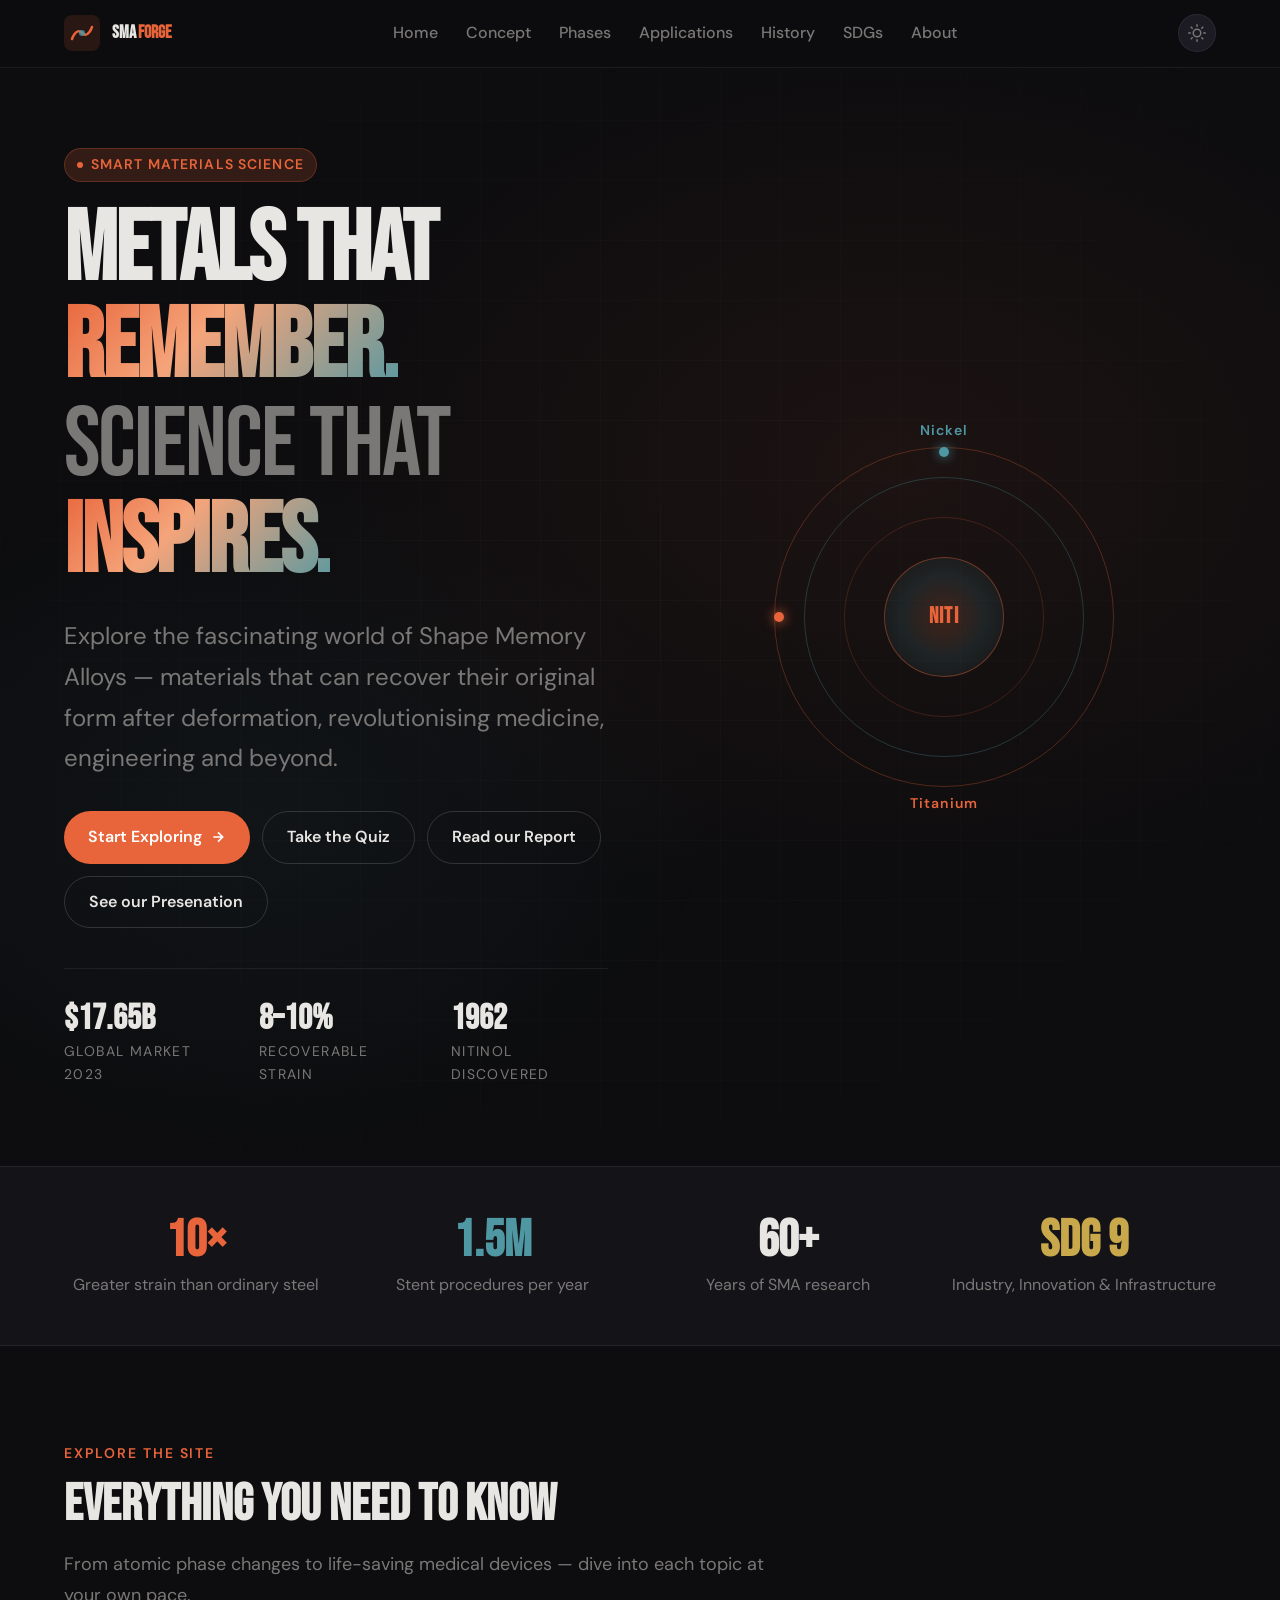
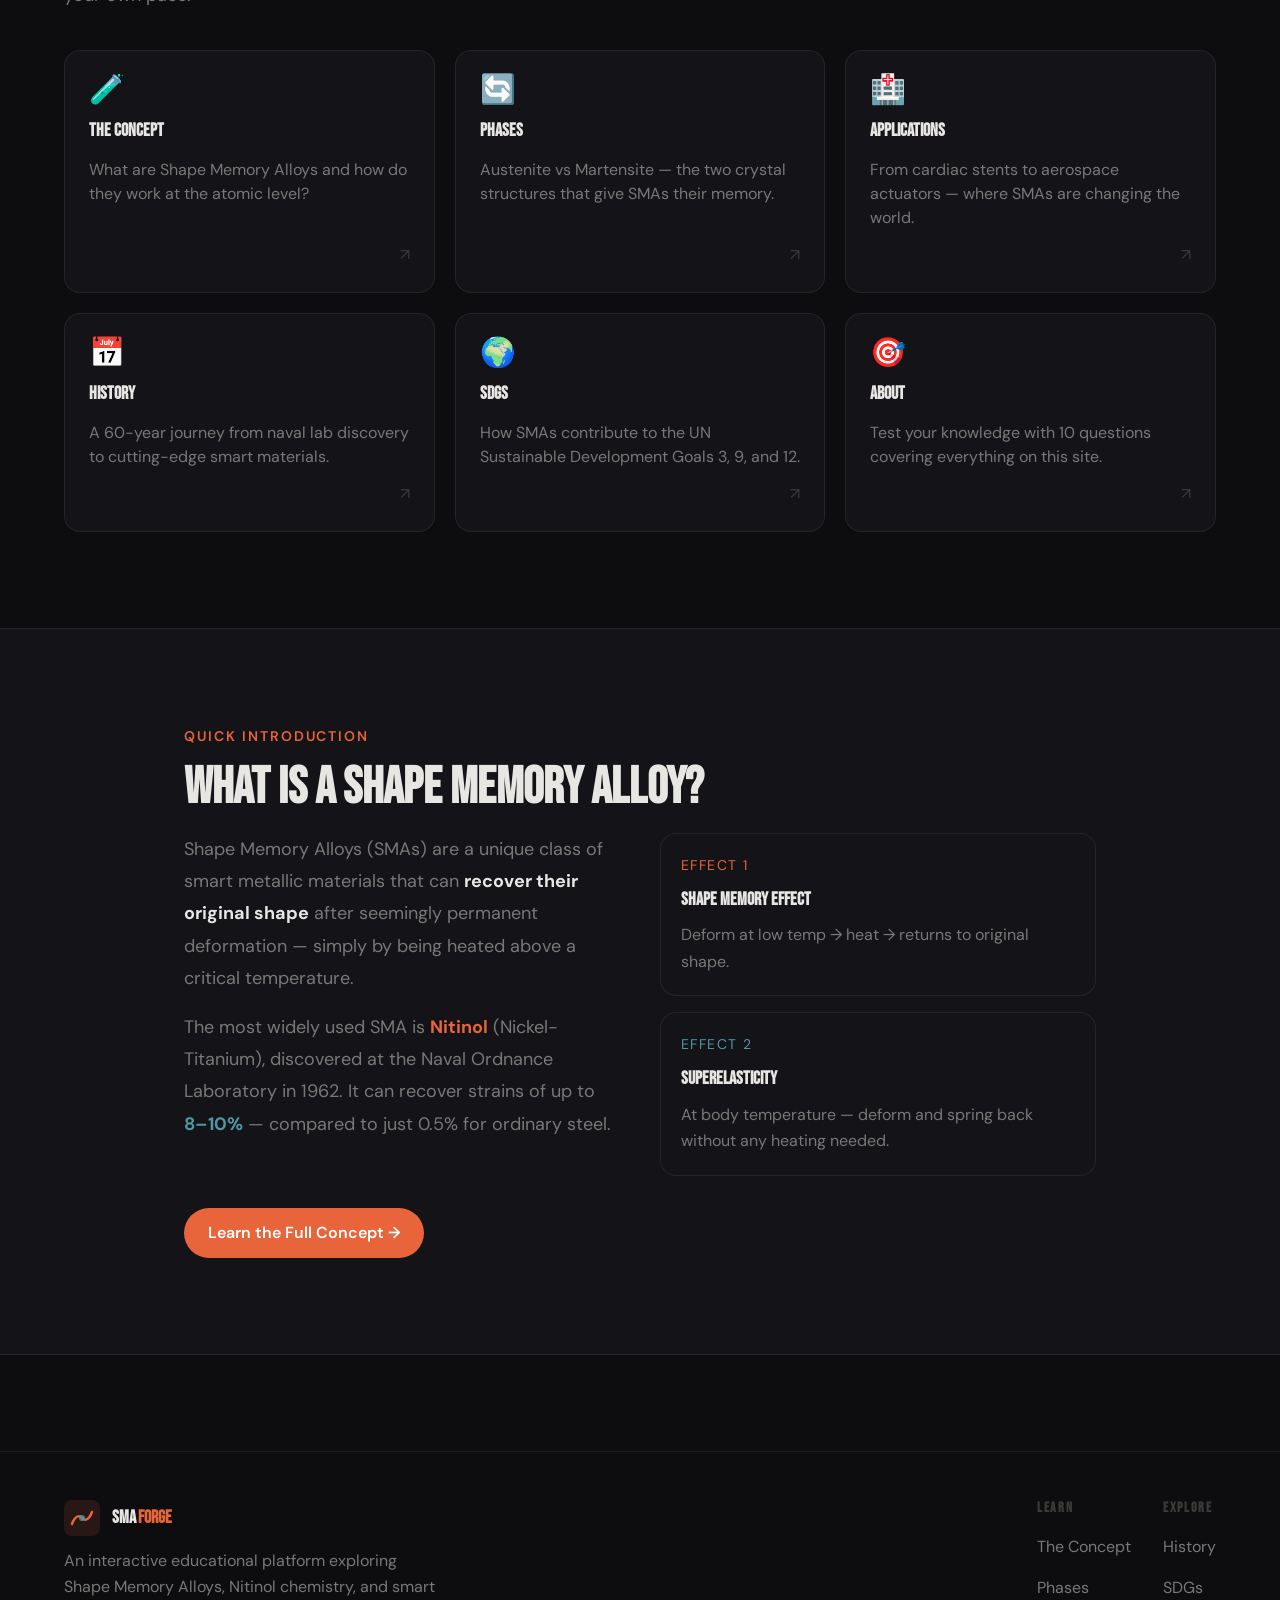
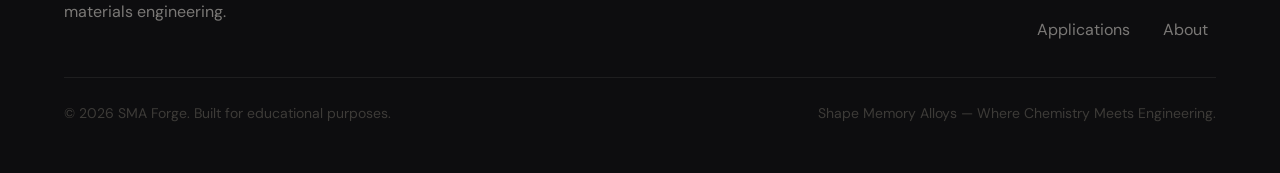
<file: index.html>
<!DOCTYPE html>
<html lang="en" data-theme="dark">
<head>
  <meta charset="UTF-8" />
  <meta name="viewport" content="width=device-width, initial-scale=1.0" />
  <meta name="description" content="SMA Forge — An interactive educational platform exploring Shape Memory Alloys, Nitinol, and smart materials science." />
  <title>SMA Forge — Where Chemistry Meets Engineering</title>

  <!-- Prevent theme flash -->
  <script src="./js/theme.js"></script>

  <!-- Fonts -->
  <link rel="preconnect" href="https://fonts.googleapis.com" />
  <link rel="preconnect" href="https://fonts.googleapis.com" />
  <link rel="preconnect" href="https://fonts.gstatic.com" crossorigin />
  <link href="https://fonts.googleapis.com/css2?family=Bebas+Neue&family=DM+Sans:opsz,wght@9..40,300;9..40,400;9..40,500;9..40,700&display=swap" rel="stylesheet" />
  <!-- Styles -->
  <link rel="stylesheet" href="./css/global.css" />
  <link rel="stylesheet" href="./css/animations.css" />

  <style>
    /* ── Hero ── */
    .hero {
      min-height: 100dvh;
      display: flex;
      align-items: center;
      position: relative;
      overflow: hidden;
      padding-top: 68px;
    }

    .hero__bg {
      position: absolute;
      inset: 0;
      z-index: 0;
      background:
        radial-gradient(ellipse 80% 60% at 70% 40%, rgba(232,100,58,0.07) 0%, transparent 65%),
        radial-gradient(ellipse 60% 50% at 20% 70%, rgba(79,152,163,0.06) 0%, transparent 60%);
    }

    .hero__grid-lines {
      position: absolute;
      inset: 0;
      z-index: 0;
      background-image:
        linear-gradient(rgba(255,255,255,0.025) 1px, transparent 1px),
        linear-gradient(90deg, rgba(255,255,255,0.025) 1px, transparent 1px);
      background-size: 60px 60px;
      mask-image: radial-gradient(ellipse 80% 80% at 50% 50%, black, transparent);
    }

    .hero__inner {
      position: relative;
      z-index: 1;
      max-width: var(--content-wide);
      margin-inline: auto;
      padding-inline: var(--space-6);
      padding-block: var(--space-20);
      display: grid;
      grid-template-columns: 1fr 1fr;
      gap: var(--space-16);
      align-items: center;
    }

    .hero__badge {
      display: inline-flex;
      align-items: center;
      gap: var(--space-2);
      padding: var(--space-1) var(--space-3);
      background: var(--accent-glow);
      border: 1px solid rgba(232,100,58,0.25);
      border-radius: var(--radius-full);
      font-size: var(--text-xs);
      font-weight: 600;
      color: var(--accent);
      letter-spacing: 0.08em;
      text-transform: uppercase;
      margin-bottom: var(--space-5);
    }

    .hero__badge-dot {
      width: 6px;
      height: 6px;
      background: var(--accent);
      border-radius: 50%;
      animation: pulseGlow 2s ease-in-out infinite;
    }

    .hero__title {
      font-family: var(--font-display);
      font-size: var(--text-hero);
      font-weight: 700;
      line-height: 1.0;
      letter-spacing: -0.02em;
      margin-bottom: var(--space-6);
    }

    .hero__title .line-2 {
      display: block;
      color: var(--text-muted);
      font-weight: 400;
    }

    .hero__desc {
      font-size: var(--text-lg);
      color: var(--text-muted);
      max-width: 52ch;
      line-height: 1.7;
      margin-bottom: var(--space-8);
    }

    .hero__actions {
      display: flex;
      flex-wrap: wrap;
      gap: var(--space-3);
      margin-bottom: var(--space-10);
    }

    .hero__stats {
      display: flex;
      gap: var(--space-8);
      padding-top: var(--space-8);
      border-top: 1px solid var(--border);
    }

    .hero__stat-value {
      font-family: var(--font-display);
      font-size: var(--text-xl);
      font-weight: 700;
      color: var(--text);
      line-height: 1;
      margin-bottom: var(--space-1);
    }

    .hero__stat-label {
      font-size: var(--text-xs);
      color: var(--text-muted);
      text-transform: uppercase;
      letter-spacing: 0.1em;
    }

    /* Hero visual */
    .hero__visual {
      display: flex;
      justify-content: center;
      align-items: center;
      position: relative;
    }

    .hero__atom {
      position: relative;
      width: 340px;
      height: 340px;
    }

    .atom__ring {
      position: absolute;
      inset: 0;
      border-radius: 50%;
      border: 1px solid;
      animation: spin linear infinite;
    }

    .atom__ring--1 {
      border-color: rgba(232,100,58,0.3);
      animation-duration: 12s;
    }

    .atom__ring--2 {
      inset: 30px;
      border-color: rgba(79,152,163,0.3);
      animation-duration: 18s;
      animation-direction: reverse;
    }

    .atom__ring--3 {
      inset: 70px;
      border-color: rgba(232,100,58,0.2);
      animation-duration: 8s;
    }

    .atom__core {
      position: absolute;
      inset: 110px;
      background: radial-gradient(circle, rgba(232,100,58,0.2), rgba(79,152,163,0.15), transparent);
      border-radius: 50%;
      border: 1px solid rgba(232,100,58,0.4);
      display: flex;
      align-items: center;
      justify-content: center;
    }

    .atom__core-text {
      font-family: var(--font-display);
      font-size: 1.4rem;
      font-weight: 700;
      color: var(--accent);
      letter-spacing: 0.05em;
    }

    .atom__dot {
      position: absolute;
      width: 10px;
      height: 10px;
      border-radius: 50%;
      top: 50%;
      left: 0;
      margin-top: -5px;
      transform-origin: 170px 5px;
    }

    .atom__dot--orange {
      background: var(--accent);
      box-shadow: 0 0 12px var(--accent);
    }

    .atom__dot--teal {
      background: var(--teal);
      box-shadow: 0 0 12px var(--teal);
      top: 0;
      left: 50%;
      margin-left: -5px;
      margin-top: 0;
      transform-origin: 5px 170px;
    }

    .atom__label {
      position: absolute;
      font-size: var(--text-xs);
      font-weight: 600;
      color: var(--text-muted);
      letter-spacing: 0.08em;
    }

    .atom__label--ni  { top: -28px; left: 50%; transform: translateX(-50%); color: var(--teal); }
    .atom__label--ti  { bottom: -28px; left: 50%; transform: translateX(-50%); color: var(--accent); }

    /* ── Nav cards (explore section) ── */
    .nav-cards {
      display: grid;
      grid-template-columns: repeat(3, 1fr);
      gap: var(--space-5);
    }

    .nav-card {
      background: var(--surface);
      border: 1px solid var(--border);
      border-radius: var(--radius-xl);
      padding: var(--space-6);
      text-decoration: none;
      display: flex;
      flex-direction: column;
      gap: var(--space-3);
      transition: border-color var(--transition), transform var(--transition), box-shadow var(--transition);
      position: relative;
      overflow: hidden;
    }

    .nav-card::before {
      content: '';
      position: absolute;
      inset: 0;
      opacity: 0;
      transition: opacity var(--transition);
    }

    .nav-card--orange::before {
      background: radial-gradient(ellipse at top left, rgba(232,100,58,0.08), transparent 60%);
    }

    .nav-card--teal::before {
      background: radial-gradient(ellipse at top left, rgba(79,152,163,0.08), transparent 60%);
    }

    .nav-card:hover {
      border-color: var(--border-hover);
      transform: translateY(-3px);
      box-shadow: var(--shadow-md);
    }

    .nav-card:hover::before { opacity: 1; }

    .nav-card__icon {
      font-size: 1.8rem;
      line-height: 1;
    }

    .nav-card__title {
      font-family: var(--font-display);
      font-size: var(--text-base);
      font-weight: 600;
      color: var(--text);
    }

    .nav-card__desc {
      font-size: var(--text-sm);
      color: var(--text-muted);
      line-height: 1.5;
      flex: 1;
    }

    .nav-card__arrow {
      font-size: var(--text-sm);
      color: var(--text-faint);
      transition: color var(--transition), transform var(--transition);
      align-self: flex-end;
    }

    .nav-card:hover .nav-card__arrow {
      color: var(--accent);
      transform: translate(3px, -3px);
    }

    /* ── Highlight strip ── */
    .highlight-strip {
      background: var(--surface);
      border-top: 1px solid var(--border);
      border-bottom: 1px solid var(--border);
      padding-block: var(--space-12);
    }

    .highlight-strip__inner {
      max-width: var(--content-wide);
      margin-inline: auto;
      padding-inline: var(--space-6);
      display: grid;
      grid-template-columns: repeat(4, 1fr);
      gap: var(--space-8);
      text-align: center;
    }

    .highlight-item__value {
      font-family: var(--font-display);
      font-size: var(--text-2xl);
      font-weight: 700;
      line-height: 1;
      margin-bottom: var(--space-2);
    }

    .highlight-item__label {
      font-size: var(--text-sm);
      color: var(--text-muted);
      line-height: 1.4;
    }

    /* ── Responsive ── */
    @media (max-width: 900px) {
      .hero__inner {
        grid-template-columns: 1fr;
        text-align: center;
        padding-block: var(--space-16);
      }

      .hero__desc { margin-inline: auto; }
      .hero__actions { justify-content: center; }
      .hero__stats { justify-content: center; }
      .hero__visual { display: none; }
    }

    @media (max-width: 768px) {
      .nav-cards { grid-template-columns: 1fr 1fr; }
      .highlight-strip__inner { grid-template-columns: repeat(2, 1fr); }
    }

    @media (max-width: 480px) {
      .nav-cards { grid-template-columns: 1fr; }
      .highlight-strip__inner { grid-template-columns: 1fr 1fr; }
      .hero__stats { gap: var(--space-6); flex-wrap: wrap; }
    }
  </style>
</head>

<body class="page-enter">
  <a href="#main" class="skip-link">Skip to content</a>

  <!-- ═══════════════════════════════ NAVBAR ═══════════════════════════════ -->
  <nav class="navbar" role="navigation" aria-label="Main navigation">
    <div class="navbar__inner">

      <!-- Logo -->
      <a href="./index.html" class="navbar__logo" aria-label="SMA Forge Home">
        <svg class="navbar__logo-icon" viewBox="0 0 36 36" fill="none"
             xmlns="http://www.w3.org/2000/svg" aria-hidden="true">
          <rect width="36" height="36" rx="8" fill="rgba(232,100,58,0.12)"/>
          <path d="M8 24 C8 24, 12 12, 18 18 C24 24, 28 12, 28 12"
                stroke="#e8643a" stroke-width="2.5" stroke-linecap="round"
                stroke-linejoin="round" fill="none"/>
          <circle cx="18" cy="18" r="3" fill="#4f98a3" opacity="0.8"/>
        </svg>
        <span class="navbar__logo-text">SMA <span>Forge</span></span>
      </a>

      <!-- Desktop links -->
      <ul class="navbar__links" role="list">
        <li><a href="./index.html">Home</a></li>
        <li><a href="./concept.html">Concept</a></li>
        <li><a href="./phases.html">Phases</a></li>
        <li><a href="./applications.html">Applications</a></li>
        <li><a href="./history.html">History</a></li>
        <li><a href="./sdgs.html">SDGs</a></li>
        <li><a href="./about.html">About</a></li>
      </ul>

      <!-- Controls -->
      <div class="navbar__controls">
        <button class="theme-toggle" data-theme-toggle
                aria-label="Switch to light mode">
        </button>
        <button class="navbar__hamburger" aria-label="Open menu"
                aria-expanded="false" aria-controls="mobile-menu">
          <span></span><span></span><span></span>
        </button>
      </div>
    </div>
  </nav>

  <!-- Mobile nav -->
  <div class="navbar__mobile" id="mobile-menu" role="navigation"
       aria-label="Mobile navigation">
    <a href="./index.html">Home</a>
    <a href="./concept.html">Concept</a>
    <a href="./phases.html">Phases</a>
    <a href="./applications.html">Applications</a>
    <a href="./history.html">History</a>
    <a href="./sdgs.html">SDGs</a>
    <a href="./about.html">About</a>
  </div>

  <main id="main">

    <!-- ═══════════════════════════════ HERO ═══════════════════════════════ -->
    <section class="hero" aria-labelledby="hero-title">
      <div class="hero__bg" aria-hidden="true"></div>
      <div class="hero__grid-lines" aria-hidden="true"></div>

      <div class="hero__inner">
        <!-- Left: Text -->
        <div class="hero__content">
          <div class="hero__badge hero-animate-1" aria-hidden="true">
            <span class="hero__badge-dot"></span>
            Smart Materials Science
          </div>

          <h1 class="hero__title hero-animate-2" id="hero-title">
            Metals That
            <span class="gradient-text">Remember.</span>
            <span class="line-2">Science That</span>
            <span class="gradient-text">Inspires.</span>
          </h1>

          <p class="hero__desc hero-animate-3">
            Explore the fascinating world of Shape Memory Alloys —
            materials that can recover their original form after deformation,
            revolutionising medicine, engineering and beyond.
          </p>

          <div class="hero__actions hero-animate-4">
            <a href="./concept.html" class="btn btn-primary">
              Start Exploring
              <svg width="16" height="16" viewBox="0 0 24 24" fill="none"
                   stroke="currentColor" stroke-width="2.5" aria-hidden="true">
                <path d="M5 12h14M12 5l7 7-7 7"/>
              </svg>
            </a>
            <a href="https://andrew14275.github.io/ChemQuiz/shape-memory-alloys-mcq.html" class="btn btn-secondary">
              Take the Quiz
            </a>
            <a href="https://sma-forge.notion.site/?source=copy_link" class="btn btn-secondary">
              Read our Report
            </a>
            <a href="https://sma-forge.notion.site/?source=copy_link" class="btn btn-secondary">
              See our Presenation
            </a>
          </div>

          <div class="hero__stats hero-animate-5">
            <div>
              <div class="hero__stat-value text-accent">$17.65B</div>
              <div class="hero__stat-label">Global Market 2023</div>
            </div>
            <div>
              <div class="hero__stat-value text-teal">8–10%</div>
              <div class="hero__stat-label">Recoverable Strain</div>
            </div>
            <div>
              <div class="hero__stat-value" style="color:var(--text)">1962</div>
              <div class="hero__stat-label">Nitinol Discovered</div>
            </div>
          </div>
        </div>

        <!-- Right: Atom visual -->
        <div class="hero__visual hero-animate-3" aria-hidden="true">
          <div class="hero__atom">
            <div class="atom__ring atom__ring--1"></div>
            <div class="atom__ring atom__ring--2"></div>
            <div class="atom__ring atom__ring--3"></div>
            <div class="atom__core">
              <span class="atom__core-text">NiTi</span>
            </div>
            <div class="atom__dot atom__dot--orange"
                 style="animation: spin 12s linear infinite;
                        transform-origin: 170px 5px;"></div>
            <div class="atom__dot atom__dot--teal"
                 style="animation: spin 18s linear infinite reverse;
                        transform-origin: 5px 140px;"></div>
            <span class="atom__label atom__label--ni">Nickel</span>
            <span class="atom__label atom__label--ti">Titanium</span>
          </div>
        </div>
      </div>
    </section>

    <!-- ═══════════════════════════ HIGHLIGHT STRIP ═══════════════════════ -->
    <div class="highlight-strip" aria-label="Key facts">
      <div class="highlight-strip__inner">
        <div data-reveal data-delay="1">
          <div class="highlight-item__value text-accent">10×</div>
          <div class="highlight-item__label">Greater strain than ordinary steel</div>
        </div>
        <div data-reveal data-delay="2">
          <div class="highlight-item__value text-teal">1.5M</div>
          <div class="highlight-item__label">Stent procedures per year</div>
        </div>
        <div data-reveal data-delay="3">
          <div class="highlight-item__value" style="color:var(--text)">60+</div>
          <div class="highlight-item__label">Years of SMA research</div>
        </div>
        <div data-reveal data-delay="4">
          <div class="highlight-item__value" style="color:#c8a84b">SDG 9</div>
          <div class="highlight-item__label">Industry, Innovation & Infrastructure</div>
        </div>
      </div>
    </div>

    <!-- ═══════════════════════════ EXPLORE SECTION ═══════════════════════ -->
    <section class="section" aria-labelledby="explore-title">
      <div class="container">
        <p class="section-label" data-reveal>Explore the Site</p>
        <h2 class="section-title" id="explore-title" data-reveal data-delay="1">
          Everything You Need to Know
        </h2>
        <p class="section-subtitle" data-reveal data-delay="2">
          From atomic phase changes to life-saving medical devices —
          dive into each topic at your own pace.
        </p>

        <div class="nav-cards">
          <a href="./concept.html" class="nav-card nav-card--orange"
             data-reveal data-delay="1">
            <div class="nav-card__icon">🧪</div>
            <div class="nav-card__title">The Concept</div>
            <div class="nav-card__desc">
              What are Shape Memory Alloys and how do they work at the atomic level?
            </div>
            <div class="nav-card__arrow">↗</div>
          </a>

          <a href="./phases.html" class="nav-card nav-card--teal"
             data-reveal data-delay="2">
            <div class="nav-card__icon">🔄</div>
            <div class="nav-card__title">Phases</div>
            <div class="nav-card__desc">
              Austenite vs Martensite — the two crystal structures that give SMAs their memory.
            </div>
            <div class="nav-card__arrow">↗</div>
          </a>

          <a href="./applications.html" class="nav-card nav-card--orange"
             data-reveal data-delay="3">
            <div class="nav-card__icon">🏥</div>
            <div class="nav-card__title">Applications</div>
            <div class="nav-card__desc">
              From cardiac stents to aerospace actuators — where SMAs are changing the world.
            </div>
            <div class="nav-card__arrow">↗</div>
          </a>

          <a href="./history.html" class="nav-card nav-card--teal"
             data-reveal data-delay="1">
            <div class="nav-card__icon">📅</div>
            <div class="nav-card__title">History</div>
            <div class="nav-card__desc">
              A 60-year journey from naval lab discovery to cutting-edge smart materials.
            </div>
            <div class="nav-card__arrow">↗</div>
          </a>

          <a href="./sdgs.html" class="nav-card nav-card--orange"
             data-reveal data-delay="2">
            <div class="nav-card__icon">🌍</div>
            <div class="nav-card__title">SDGs</div>
            <div class="nav-card__desc">
              How SMAs contribute to the UN Sustainable Development Goals 3, 9, and 12.
            </div>
            <div class="nav-card__arrow">↗</div>
          </a>

          <a href="./about.html" class="nav-card nav-card--teal"
             data-reveal data-delay="3">
            <div class="nav-card__icon">🎯</div>
            <div class="nav-card__title">About</div>
            <div class="nav-card__desc">
              Test your knowledge with 10 questions covering everything on this site.
            </div>
            <div class="nav-card__arrow">↗</div>
          </a>
        </div>
      </div>
    </section>

    <!-- ═══════════════════════════ WHAT IS AN SMA ═══════════════════════ -->
    <section class="section" style="background: var(--surface); border-top: 1px solid var(--border); border-bottom: 1px solid var(--border);" aria-labelledby="what-title">
      <div class="container--narrow">
        <p class="section-label" data-reveal>Quick Introduction</p>
        <h2 class="section-title" id="what-title" data-reveal data-delay="1">
          What Is a Shape Memory Alloy?
        </h2>
        <div style="display: grid; grid-template-columns: 1fr 1fr; gap: var(--space-10); align-items: start;"
             data-reveal data-delay="2">
          <div>
            <p style="color: var(--text-muted); line-height: 1.8; margin-bottom: var(--space-4);">
              Shape Memory Alloys (SMAs) are a unique class of smart metallic
              materials that can <strong style="color: var(--text);">recover their original shape</strong>
              after seemingly permanent deformation — simply by being heated
              above a critical temperature.
            </p>
            <p style="color: var(--text-muted); line-height: 1.8;">
              The most widely used SMA is <strong style="color: var(--accent);">Nitinol</strong>
              (Nickel-Titanium), discovered at the Naval Ordnance Laboratory in 1962.
              It can recover strains of up to <strong style="color: var(--teal);">8–10%</strong>
              — compared to just 0.5% for ordinary steel.
            </p>
          </div>
          <div style="display: flex; flex-direction: column; gap: var(--space-4);">
            <div class="card" style="padding: var(--space-5);">
              <div style="font-size: var(--text-xs); text-transform: uppercase;
                          letter-spacing: 0.1em; color: var(--accent);
                          margin-bottom: var(--space-2);">Effect 1</div>
              <div style="font-family: var(--font-display); font-size: var(--text-base);
                          font-weight: 600; margin-bottom: var(--space-2);">
                Shape Memory Effect
              </div>
              <div style="font-size: var(--text-sm); color: var(--text-muted);">
                Deform at low temp → heat → returns to original shape.
              </div>
            </div>
            <div class="card" style="padding: var(--space-5);">
              <div style="font-size: var(--text-xs); text-transform: uppercase;
                          letter-spacing: 0.1em; color: var(--teal);
                          margin-bottom: var(--space-2);">Effect 2</div>
              <div style="font-family: var(--font-display); font-size: var(--text-base);
                          font-weight: 600; margin-bottom: var(--space-2);">
                Superelasticity
              </div>
              <div style="font-size: var(--text-sm); color: var(--text-muted);">
                At body temperature — deform and spring back without any heating needed.
              </div>
            </div>
          </div>
        </div>

        <div style="margin-top: var(--space-8);" data-reveal data-delay="3">
          <a href="./concept.html" class="btn btn-primary">
            Learn the Full Concept →
          </a>
        </div>
      </div>
    </section>

  </main>

  <!-- ═══════════════════════════════ FOOTER ═══════════════════════════════ -->
  <footer class="footer" role="contentinfo">
    <div class="footer__inner">
      <div class="footer__top">
        <div class="footer__brand">
          <a href="./index.html" class="navbar__logo" aria-label="SMA Forge Home">
            <svg class="navbar__logo-icon" viewBox="0 0 36 36" fill="none"
                 xmlns="http://www.w3.org/2000/svg" aria-hidden="true">
              <rect width="36" height="36" rx="8" fill="rgba(232,100,58,0.12)"/>
              <path d="M8 24 C8 24, 12 12, 18 18 C24 24, 28 12, 28 12"
                    stroke="#e8643a" stroke-width="2.5" stroke-linecap="round"
                    stroke-linejoin="round" fill="none"/>
              <circle cx="18" cy="18" r="3" fill="#4f98a3" opacity="0.8"/>
            </svg>
            <span class="navbar__logo-text">SMA <span>Forge</span></span>
          </a>
          <p>An interactive educational platform exploring Shape Memory Alloys, Nitinol chemistry, and smart materials engineering.</p>
        </div>

        <nav class="footer__nav" aria-label="Footer navigation">
          <div class="footer__nav-group">
            <h4>Learn</h4>
            <ul role="list">
              <li><a href="./concept.html">The Concept</a></li>
              <li><a href="./phases.html">Phases</a></li>
              <li><a href="./applications.html">Applications</a></li>
            </ul>
          </div>
          <div class="footer__nav-group">
            <h4>Explore</h4>
            <ul role="list">
              <li><a href="./history.html">History</a></li>
              <li><a href="./sdgs.html">SDGs</a></li>
              <li><a href="./about.html">About</a></li>
            </ul>
          </div>
        </nav>
      </div>

      <div class="footer__bottom">
        <span>© 2026 SMA Forge. Built for educational purposes.</span>
        <span>Shape Memory Alloys — Where Chemistry Meets Engineering.</span>
      </div>
    </div>
  </footer>

  <!-- Scripts -->
  <script src="./js/navbar.js"></script>
</body>
</html>
</file>
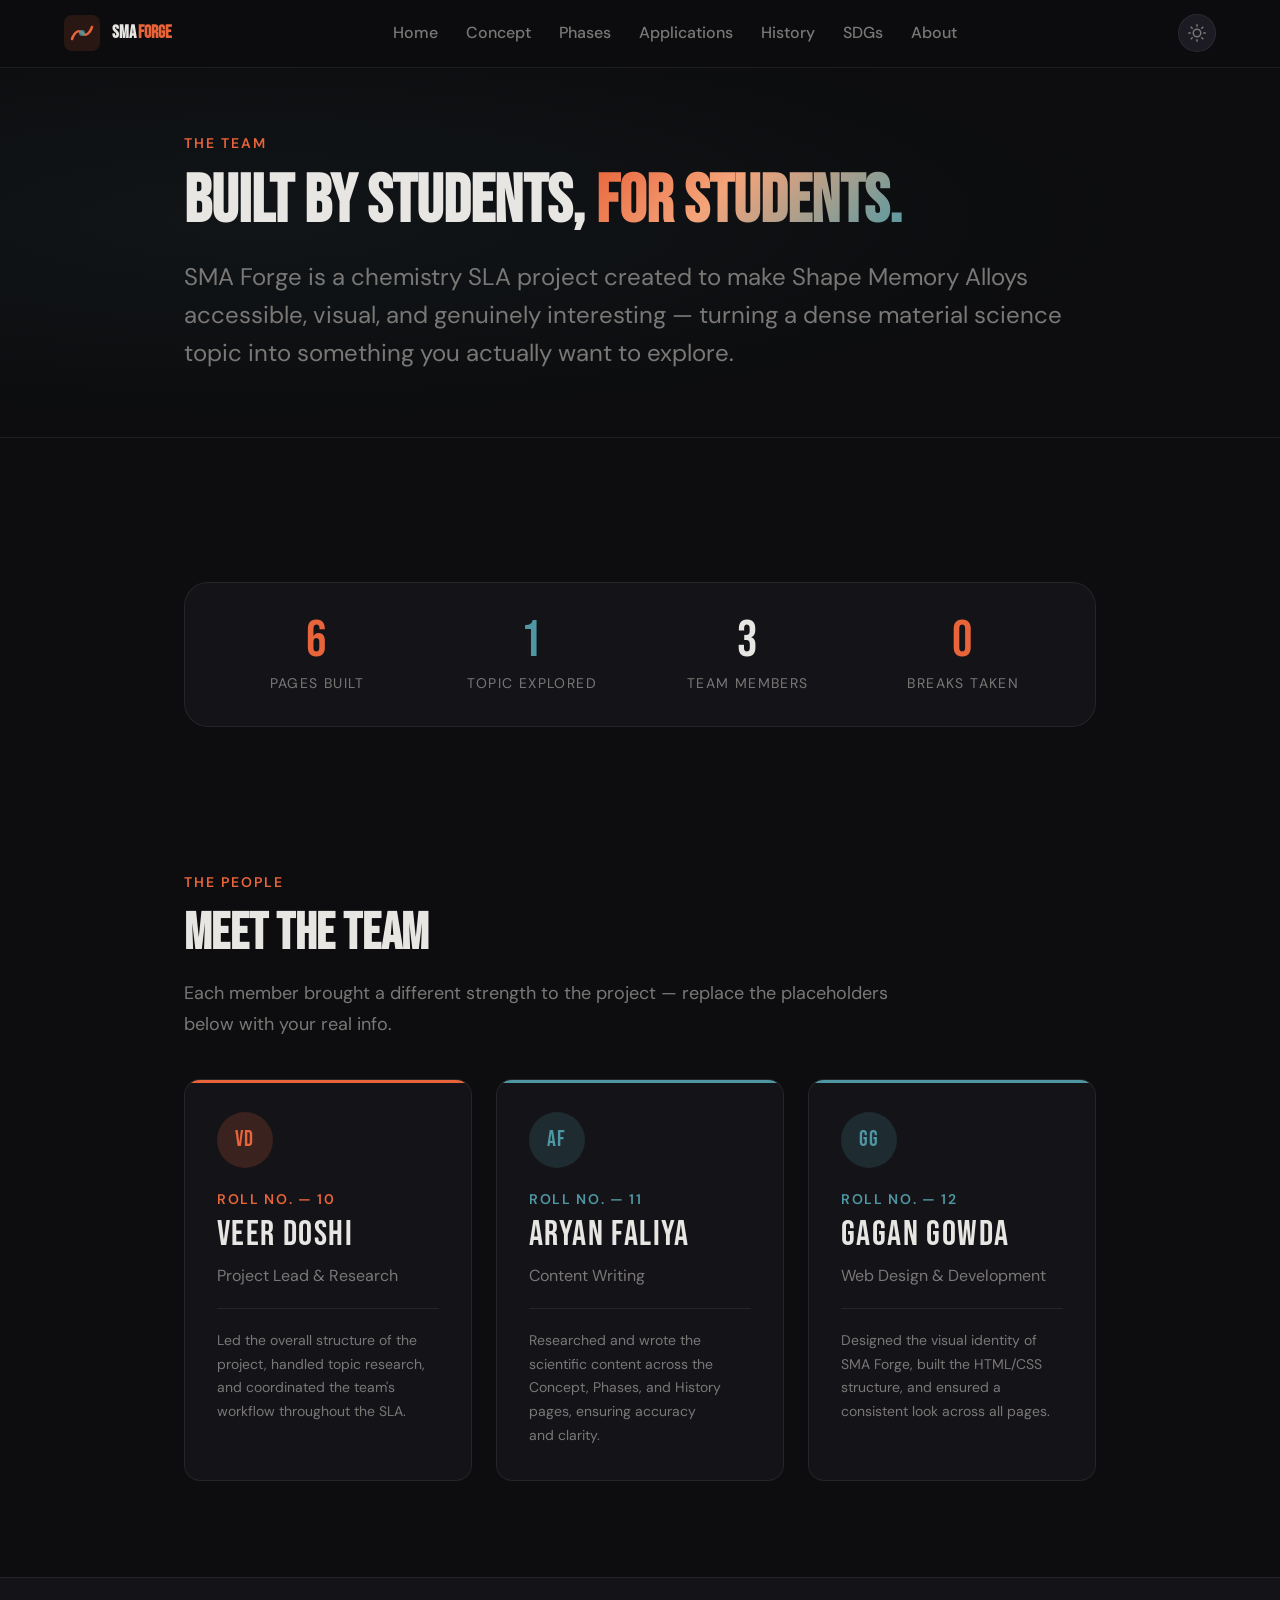
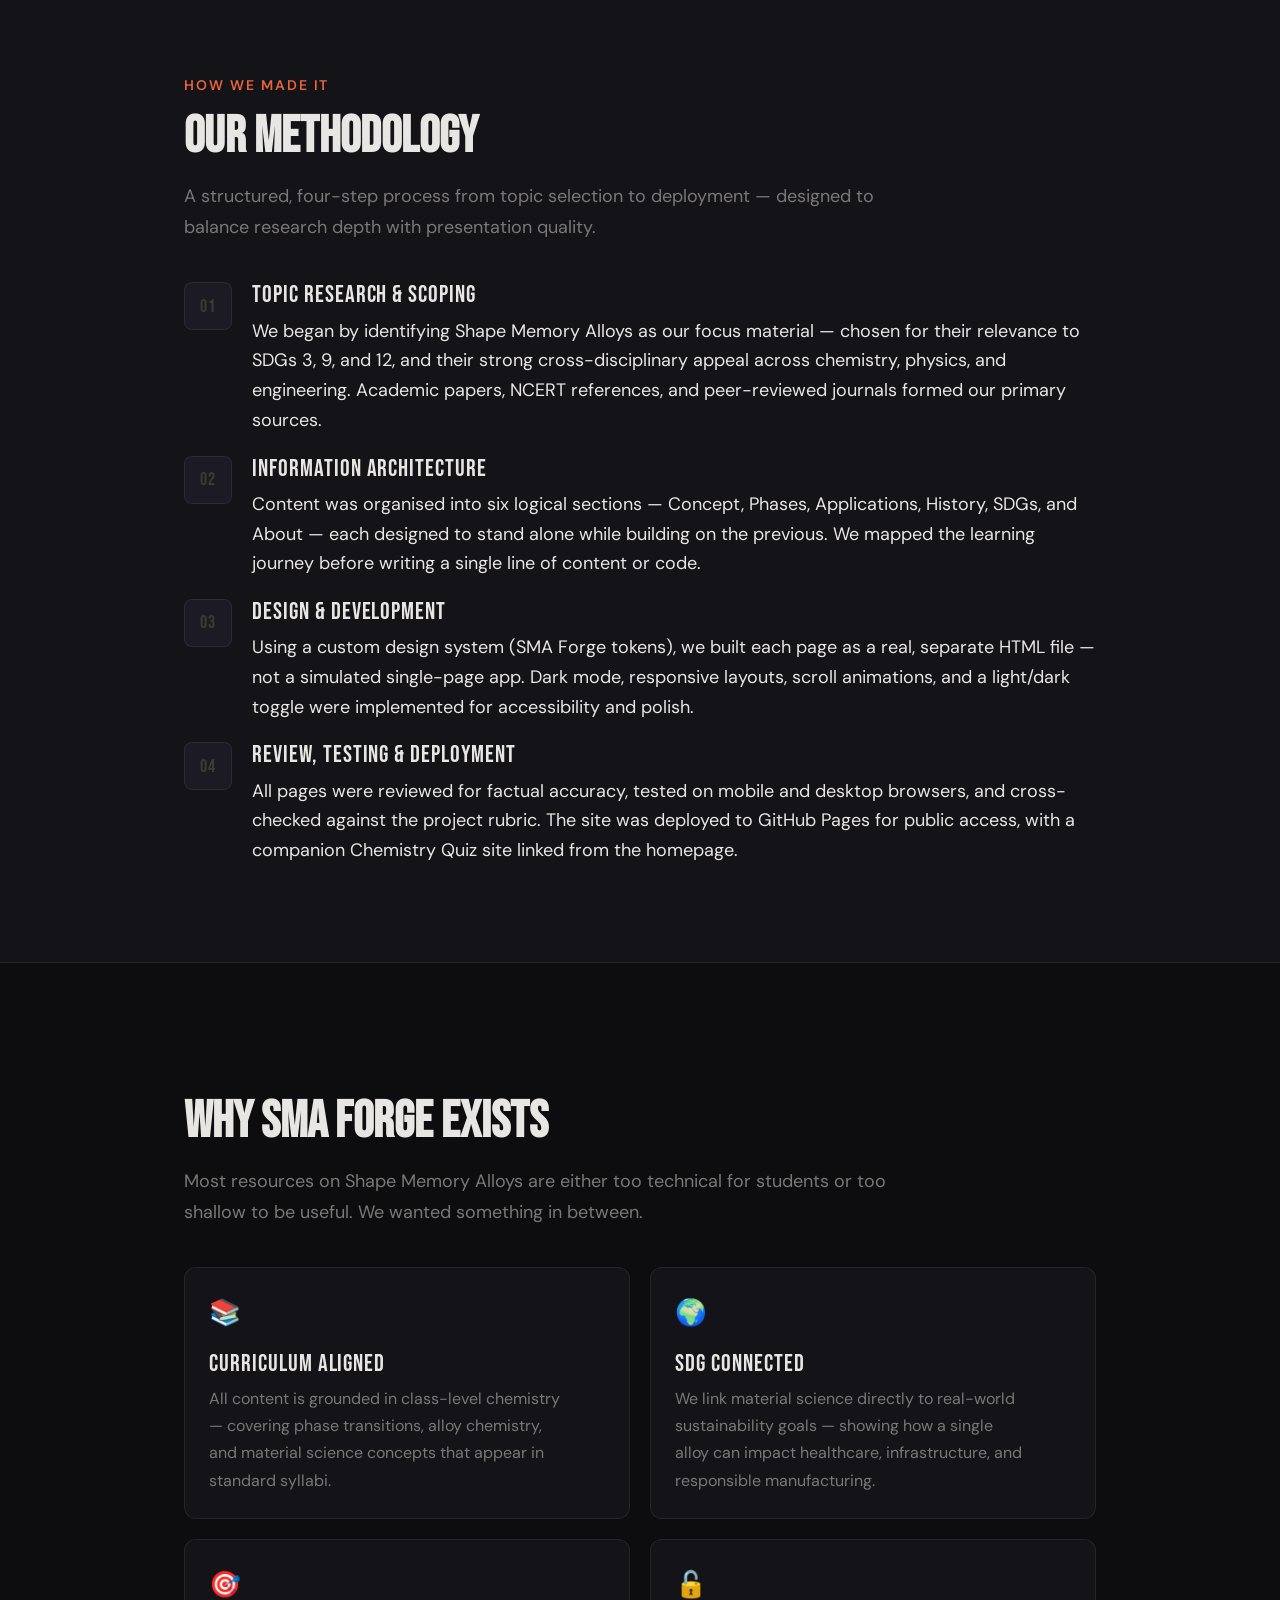
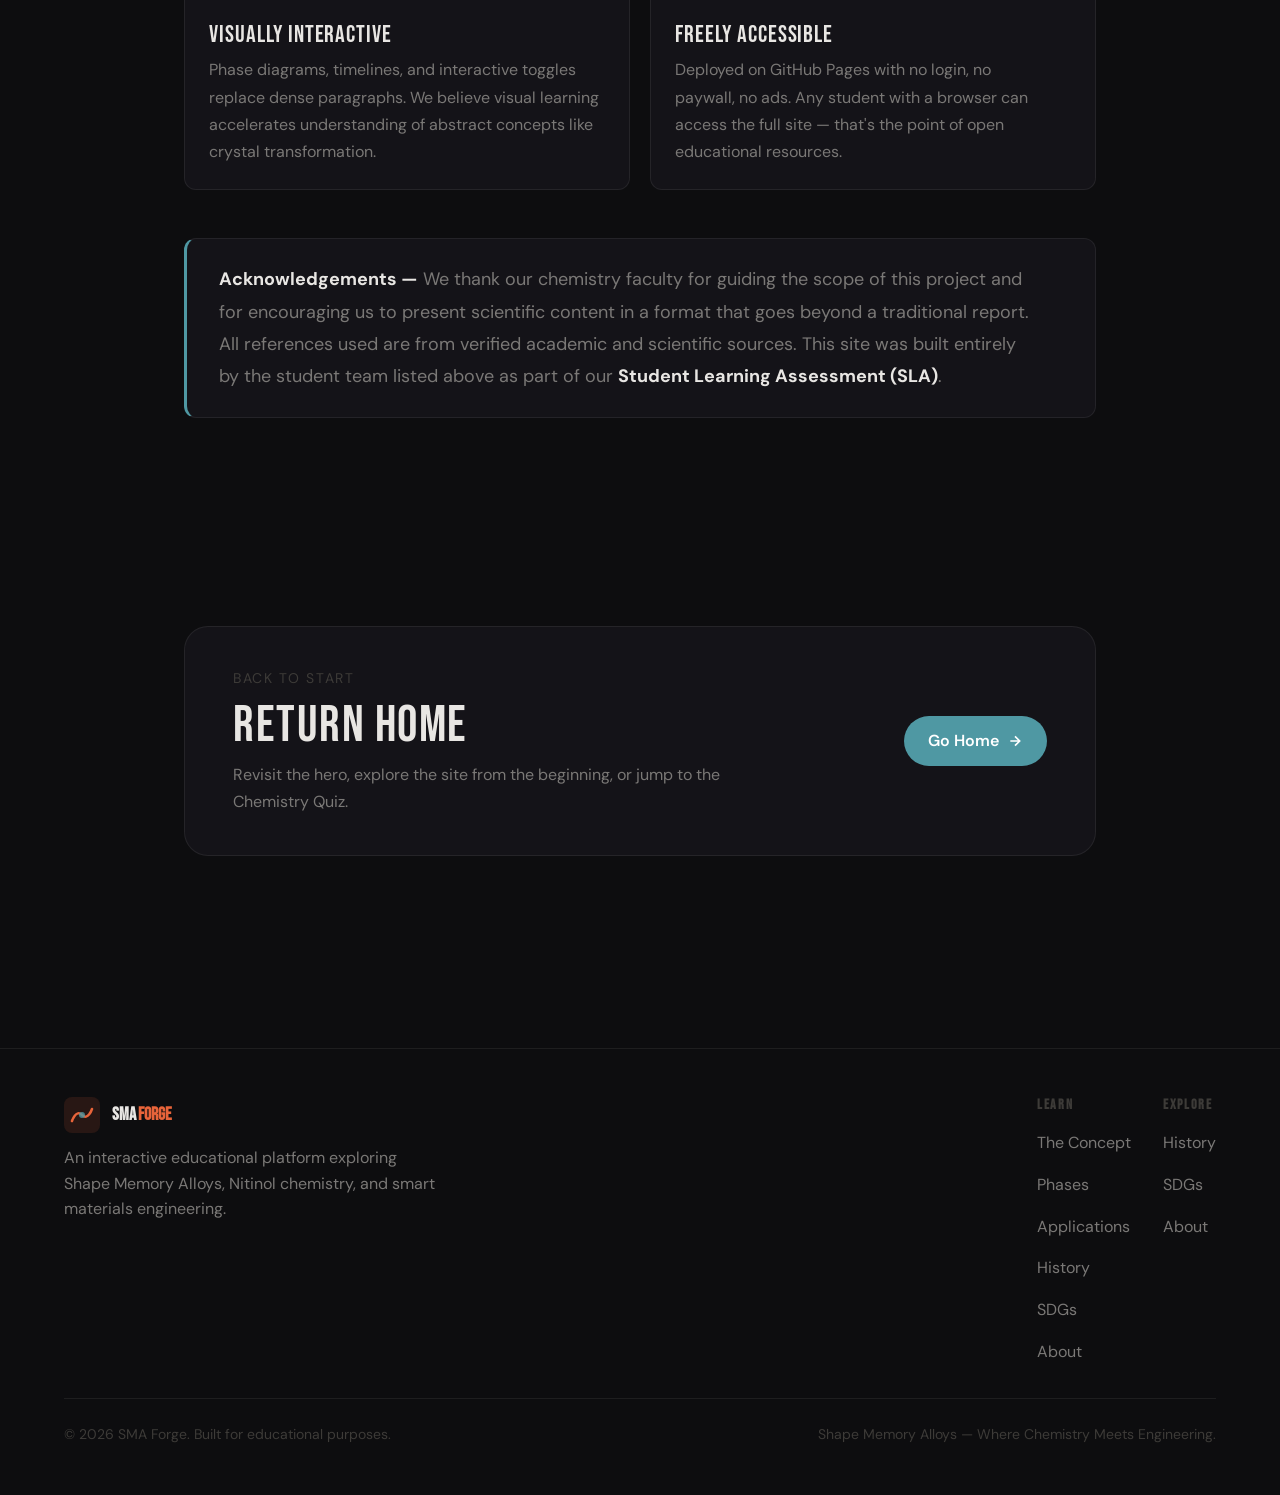
<file: about.html>
<!DOCTYPE html>
<html lang="en" data-theme="dark">
<head>
  <meta charset="UTF-8" />
  <meta name="viewport" content="width=device-width, initial-scale=1.0" />
  <meta name="description" content="Meet the team behind SMA Forge — a student project exploring Shape Memory Alloys for chemistry education." />
  <title>About — SMA Forge</title>

  <script src="./js/theme.js"></script>

  <link rel="preconnect" href="https://fonts.googleapis.com" />
  <link rel="preconnect" href="https://fonts.gstatic.com" crossorigin />
  <link href="https://fonts.googleapis.com/css2?family=Bebas+Neue&family=DM+Sans:opsz,wght@9..40,300;9..40,400;9..40,500;9..40,700&display=swap" rel="stylesheet" />

  <link rel="stylesheet" href="./css/global.css" />
  <link rel="stylesheet" href="./css/animations.css" />

  <style>
    /* ── About-specific styles ── */

    /* Team grid */
    .team-grid {
      display: grid;
      grid-template-columns: repeat(auto-fill, minmax(260px, 1fr));
      gap: var(--space-6);
      margin-top: var(--space-10);
    }

    .team-card {
      background: var(--surface);
      border: 1px solid var(--border);
      border-radius: var(--radius-xl);
      padding: var(--space-8);
      position: relative;
      overflow: hidden;
      transition: border-color var(--transition), transform var(--transition), box-shadow var(--transition);
    }

    .team-card:hover {
      border-color: var(--border-hover);
      transform: translateY(-3px);
      box-shadow: var(--shadow-md);
    }

    /* Top colour stripe — alternates accent / teal */
    .team-card__stripe {
      position: absolute;
      top: 0; left: 0; right: 0;
      height: 3px;
    }

    .team-card--accent .team-card__stripe { background: var(--accent); }
    .team-card--teal   .team-card__stripe { background: var(--teal); }

    /* Avatar placeholder */
    .team-card__avatar {
      width: 56px;
      height: 56px;
      border-radius: var(--radius-full);
      display: flex;
      align-items: center;
      justify-content: center;
      font-family: var(--font-display);
      font-size: 1.4rem;
      font-weight: 400;
      letter-spacing: 0.05em;
      margin-bottom: var(--space-5);
    }

    .team-card--accent .team-card__avatar {
      background: var(--accent-glow);
      color: var(--accent);
    }

    .team-card--teal .team-card__avatar {
      background: var(--teal-glow);
      color: var(--teal);
    }

    .team-card__roll {
      font-size: var(--text-xs);
      text-transform: uppercase;
      letter-spacing: 0.12em;
      font-weight: 600;
      margin-bottom: var(--space-1);
    }

    .team-card--accent .team-card__roll { color: var(--accent); }
    .team-card--teal   .team-card__roll { color: var(--teal); }

    .team-card__name {
      font-family: var(--font-display);
      font-size: var(--text-xl);
      font-weight: 400;
      letter-spacing: 0.04em;
      margin-bottom: var(--space-2);
      line-height: 1.15;
    }

    .team-card__role {
      font-size: var(--text-sm);
      color: var(--text-muted);
      line-height: 1.5;
    }

    .team-card__divider {
      border: none;
      border-top: 1px solid var(--border);
      margin-block: var(--space-5);
    }

    .team-card__contribution {
      font-size: var(--text-xs);
      color: var(--text-muted);
      line-height: 1.7;
    }

    /* Methodology steps */
    .methodology-steps {
      display: flex;
      flex-direction: column;
      gap: var(--space-5);
      margin-top: var(--space-8);
    }

    .method-step {
      display: grid;
      grid-template-columns: 48px 1fr;
      gap: var(--space-5);
      align-items: start;
    }

    .method-step__number {
      width: 48px;
      height: 48px;
      border-radius: var(--radius-md);
      background: var(--surface-2);
      border: 1px solid var(--border);
      display: flex;
      align-items: center;
      justify-content: center;
      font-family: var(--font-display);
      font-size: 1.1rem;
      font-weight: 400;
      color: var(--text-faint);
      flex-shrink: 0;
      letter-spacing: 0.04em;
    }

    .method-step__content h4 {
      font-family: var(--font-display);
      font-size: var(--text-lg);
      font-weight: 400;
      letter-spacing: 0.04em;
      margin-bottom: var(--space-2);
    }

    .method-step__content p {
      font-size: var(--text-sm);
      color: var(--text-muted);
      line-height: 1.7;
    }

    /* Why this site block */
    .why-grid {
      display: grid;
      grid-template-columns: 1fr 1fr;
      gap: var(--space-5);
      margin-top: var(--space-8);
    }

    .why-card {
      background: var(--surface);
      border: 1px solid var(--border);
      border-radius: var(--radius-lg);
      padding: var(--space-6);
      transition: border-color var(--transition);
    }

    .why-card:hover { border-color: var(--border-hover); }

    .why-card__icon {
      font-size: 1.6rem;
      margin-bottom: var(--space-4);
    }

    .why-card__title {
      font-family: var(--font-display);
      font-size: var(--text-lg);
      font-weight: 400;
      letter-spacing: 0.04em;
      margin-bottom: var(--space-2);
    }

    .why-card__desc {
      font-size: var(--text-sm);
      color: var(--text-muted);
      line-height: 1.7;
    }

    /* Project stat bar */
    .project-stats {
      display: grid;
      grid-template-columns: repeat(4, 1fr);
      gap: var(--space-4);
      margin-block: var(--space-12);
      padding: var(--space-8);
      background: var(--surface);
      border: 1px solid var(--border);
      border-radius: var(--radius-2xl);
    }

    .project-stat {
      text-align: center;
    }

    .project-stat__value {
      font-family: var(--font-display);
      font-size: var(--text-2xl);
      font-weight: 400;
      line-height: 1;
      margin-bottom: var(--space-2);
      letter-spacing: 0.03em;
    }

    .project-stat__label {
      font-size: var(--text-xs);
      color: var(--text-muted);
      text-transform: uppercase;
      letter-spacing: 0.1em;
      line-height: 1.4;
    }

    /* Acknowledgement block */
    .ack-block {
      background: var(--surface);
      border: 1px solid var(--border);
      border-left: 3px solid var(--teal);
      border-radius: var(--radius-lg);
      padding: var(--space-6) var(--space-8);
      margin-top: var(--space-8);
    }

    .ack-block p {
      font-size: var(--text-base);
      color: var(--text-muted);
      line-height: 1.8;
    }

    .ack-block strong { color: var(--text); }

    /* Responsive */
    @media (max-width: 768px) {
      .why-grid { grid-template-columns: 1fr; }
      .project-stats { grid-template-columns: 1fr 1fr; }
    }

    @media (max-width: 480px) {
      .project-stats { grid-template-columns: 1fr 1fr; gap: var(--space-3); padding: var(--space-6); }
      .team-grid { grid-template-columns: 1fr; }
    }
  </style>
</head>

<body class="page-enter">
  <a href="#main" class="skip-link">Skip to content</a>

  <!-- ═══════════════════ NAVBAR ═══════════════════ -->
  <nav class="navbar" role="navigation" aria-label="Main navigation">
    <div class="navbar__inner">
      <a href="./index.html" class="navbar__logo" aria-label="SMA Forge Home">
        <svg class="navbar__logo-icon" viewBox="0 0 36 36" fill="none" aria-hidden="true">
          <rect width="36" height="36" rx="8" fill="rgba(232,100,58,0.12)"/>
          <path d="M8 24 C8 24, 12 12, 18 18 C24 24, 28 12, 28 12"
                stroke="#e8643a" stroke-width="2.5" stroke-linecap="round" fill="none"/>
          <circle cx="18" cy="18" r="3" fill="#4f98a3" opacity="0.8"/>
        </svg>
        <span class="navbar__logo-text">SMA <span>Forge</span></span>
      </a>

      <ul class="navbar__links" role="list">
        <li><a href="./index.html">Home</a></li>
        <li><a href="./concept.html">Concept</a></li>
        <li><a href="./phases.html">Phases</a></li>
        <li><a href="./applications.html">Applications</a></li>
        <li><a href="./history.html">History</a></li>
        <li><a href="./sdgs.html">SDGs</a></li>
        <li><a href="./about.html">About</a></li>
      </ul>

      <div class="navbar__controls">
        <button class="theme-toggle" data-theme-toggle aria-label="Switch to light mode"></button>
        <button class="navbar__hamburger" aria-label="Open menu" aria-expanded="false">
          <span></span><span></span><span></span>
        </button>
      </div>
    </div>
  </nav>

  <div class="navbar__mobile" id="mobile-menu">
    <a href="./index.html">Home</a>
    <a href="./concept.html">Concept</a>
    <a href="./phases.html">Phases</a>
    <a href="./applications.html">Applications</a>
    <a href="./history.html">History</a>
    <a href="./sdgs.html">SDGs</a>
    <a href="./about.html">About</a>
  </div>

  <main id="main">

    <!-- ═══════════════════ PAGE HERO ═══════════════════ -->
    <section class="page-hero" style="background: radial-gradient(ellipse 70% 50% at 20% 50%, rgba(79,152,163,0.06), transparent);">
      <div class="container--narrow">
        <p class="page-hero__label hero-animate-1">The Team</p>
        <h1 class="page-hero__title hero-animate-2">
          Built By Students,

          <span class="gradient-text">For Students.</span>
        </h1>
        <p class="page-hero__subtitle hero-animate-3">
          SMA Forge is a chemistry SLA project created to make Shape Memory
          Alloys accessible, visual, and genuinely interesting — turning
          a dense material science topic into something you actually want to explore.
        </p>
      </div>
    </section>

    <!-- ═══════════════════ PROJECT STATS ═══════════════════ -->
    <section class="section" style="padding-bottom: 0;">
      <div class="container--narrow">
        <div class="project-stats" data-reveal>
          <div class="project-stat">
            <div class="project-stat__value text-accent">6</div>
            <div class="project-stat__label">Pages Built</div>
          </div>
          <div class="project-stat">
            <div class="project-stat__value text-teal">1</div>
            <div class="project-stat__label">Topic Explored</div>
          </div>
          <div class="project-stat">
            <div class="project-stat__value" style="color: var(--text);">3</div>
            <div class="project-stat__label">Team Members</div>
          </div>
          <div class="project-stat">
            <div class="project-stat__value text-accent">0</div>
            <div class="project-stat__label">Breaks Taken</div>
          </div>
        </div>
      </div>
    </section>

    <!-- ═══════════════════ TEAM CARDS ═══════════════════ -->
    <section class="section">
      <div class="container--narrow">
        <p class="section-label" data-reveal>The People</p>
        <h2 class="section-title" data-reveal data-delay="1">Meet the Team</h2>
        <p class="section-subtitle" data-reveal data-delay="2">
          Each member brought a different strength to the project —
          replace the placeholders below with your real info.
        </p>

        <div class="team-grid">

          <!-- Member 1 (Veer Doshi) -->
          <div class="team-card team-card--accent" data-reveal data-delay="1">
            <div class="team-card__stripe"></div>
            <div class="team-card__avatar">VD</div>
            <p class="team-card__roll">Roll No. — 10</p>
            <h3 class="team-card__name">Veer Doshi</h3>
            <p class="team-card__role">Project Lead & Research</p>
            <hr class="team-card__divider">
            <p class="team-card__contribution">
              Led the overall structure of the project, handled topic research,
              and coordinated the team's workflow throughout the SLA.
            </p>
          </div>

          <!-- Member 2 (Aryan Faliya) -->
          <div class="team-card team-card--teal" data-reveal data-delay="2">
            <div class="team-card__stripe"></div>
            <div class="team-card__avatar">AF</div>
            <p class="team-card__roll">Roll No. — 11</p>
            <h3 class="team-card__name">Aryan Faliya</h3>
            <p class="team-card__role">Content Writing</p>
            <hr class="team-card__divider">
            <p class="team-card__contribution">
              
              Researched and wrote the scientific content across the Concept,
              Phases, and History pages, ensuring accuracy and clarity.
            </p>
          </div>

          <!-- Member 3 (Gagan Gowda) -->
          <div class="team-card team-card--teal" data-reveal data-delay="3">
            <div class="team-card__stripe"></div>
            <div class="team-card__avatar">GG</div>
            <p class="team-card__roll">Roll No. — 12</p>
            <h3 class="team-card__name">Gagan Gowda</h3>
            <p class="team-card__role">Web Design & Development</p>
            <hr class="team-card__divider">
            <p class="team-card__contribution">
              Designed the visual identity of SMA Forge, built the HTML/CSS
              structure, and ensured a consistent look across all pages.
            </p>
          </div>

        </div>
      </div>
    </section>

    <!-- ═══════════════════ METHODOLOGY ═══════════════════ -->
    <section class="section" style="background: var(--surface); border-top: 1px solid var(--border); border-bottom: 1px solid var(--border);">
      <div class="container--narrow">
        <p class="section-label" data-reveal>How We Made It</p>
        <h2 class="section-title" data-reveal data-delay="1">Our Methodology</h2>
        <p class="section-subtitle" data-reveal data-delay="2">
          A structured, four-step process from topic selection to deployment —
          designed to balance research depth with presentation quality.
        </p>

        <div class="methodology-steps">

          <div class="method-step" data-reveal data-delay="1">
            <div class="method-step__number">01</div>
            <div class="method-step__content">
              <h4>Topic Research & Scoping</h4>
                We began by identifying Shape Memory Alloys as our focus material —
                  chosen for their relevance to SDGs 3, 9, and 12, and their
                  strong cross-disciplinary appeal across chemistry, physics, and
                  engineering. Academic papers, NCERT references, and peer-reviewed
                  journals formed our primary sources.
              </p>
            </div>
          </div>

          <div class="method-step" data-reveal data-delay="2">
            <div class="method-step__number">02</div>
            <div class="method-step__content">
              <h4>Information Architecture</h4>
                  Content was organised into six logical sections — Concept, Phases,
                    Applications, History, SDGs, and About — each designed to stand
                    alone while building on the previous. We mapped the learning journey
                      before writing a single line of content or code.
              </p>
            </div>
          </div>

          <div class="method-step" data-reveal data-delay="3">
            <div class="method-step__number">03</div>
            <div class="method-step__content">
              <h4>Design & Development</h4>
                  Using a custom design system (SMA Forge tokens), we built each
                    page as a real, separate HTML file — not a simulated single-page
                    app. Dark mode, responsive layouts, scroll animations, and a
                    light/dark toggle were implemented for accessibility and polish.
              </p>
            </div>
          </div>

          <div class="method-step" data-reveal data-delay="4">
            <div class="method-step__number">04</div>
            <div class="method-step__content">
              <h4>Review, Testing & Deployment</h4>
                  All pages were reviewed for factual accuracy, tested on mobile and
                    desktop browsers, and cross-checked against the project rubric.
                  The site was deployed to GitHub Pages for public access,
                    with a companion Chemistry Quiz site linked from the homepage.
              </p>
            </div>
          </div>

        </div>
      </div>
    </section>

    <!-- ═══════════════════ WHY THIS SITE ═══════════════════ -->
    <section class="section">
      <div class="container--narrow">
        <p class="section-label" data-reveal>Purpose & Value</p>
        <h2 class="section-title" data-reveal data-delay="1">Why SMA Forge Exists</h2>
        <p class="section-subtitle" data-reveal data-delay="2">
          Most resources on Shape Memory Alloys are either too technical for students
            or too shallow to be useful. We wanted something in between.
        </p>

        <div class="why-grid">

          <div class="why-card" data-reveal data-delay="1">
            <div class="why-card__icon">📚</div>
            <h3 class="why-card__title">Curriculum Aligned</h3>
            <p class="why-card__desc">
              All content is grounded in class-level chemistry — covering
                phase transitions, alloy chemistry, and material science
                concepts that appear in standard syllabi.
            </p>
          </div>

          <div class="why-card" data-reveal data-delay="2">
            <div class="why-card__icon">🌍</div>
            <h3 class="why-card__title">SDG Connected</h3>
            <p class="why-card__desc">
              We link material science directly to real-world sustainability
                goals — showing how a single alloy can impact healthcare,
                infrastructure, and responsible manufacturing.
            </p>
          </div>

          <div class="why-card" data-reveal data-delay="3">
            <div class="why-card__icon">🎯</div>
            <h3 class="why-card__title">Visually Interactive</h3>
            <p class="why-card__desc">
              Phase diagrams, timelines, and interactive toggles replace
                dense paragraphs. We believe visual learning accelerates
                understanding of abstract concepts like crystal transformation.
            </p>
          </div>

          <div class="why-card" data-reveal data-delay="4">
            <div class="why-card__icon">🔓</div>
            <h3 class="why-card__title">Freely Accessible</h3>
            <p class="why-card__desc">
              Deployed on GitHub Pages with no login, no paywall, no ads.
              Any student with a browser can access the full site —
                that's the point of open educational resources.
            </p>
          </div>

        </div>

        <div class="ack-block" data-reveal style="margin-top: var(--space-12);">
          <p>
            <strong>Acknowledgements —</strong> We thank our chemistry faculty for
            guiding the scope of this project and for encouraging us to present
            scientific content in a format that goes beyond a traditional report.
            All references used are from verified academic and scientific sources.
            This site was built entirely by the student team listed above
            as part of our <strong>Student Learning Assessment (SLA)</strong>.
          </p>
        </div>

      </div>
    </section>

    <!-- ═══════════════════ BACK TO HOME CTA ═══════════════════ -->
    <section class="section">
      <div class="container--narrow">
        <a href="./index.html" class="next-cta" data-reveal style="
          background: var(--surface);
          border: 1px solid var(--border);
          border-radius: var(--radius-2xl);
          padding: var(--space-10) var(--space-12);
          display: flex;
          align-items: center;
          justify-content: space-between;
          gap: var(--space-8);
          margin-top: var(--space-4);
          transition: border-color var(--transition);
          text-decoration: none;
        ">
          <div>
            <p style="font-size: var(--text-xs); text-transform: uppercase; letter-spacing: 0.12em; color: var(--text-faint); margin-bottom: var(--space-2);">Back to Start</p>
            <h2 style="font-family: var(--font-display); font-size: var(--text-2xl); font-weight: 400; letter-spacing: 0.03em;">Return Home</h2>
            <p style="font-size: var(--text-sm); color: var(--text-muted); margin-top: var(--space-2); max-width: 45ch;">
              Revisit the hero, explore the site from the beginning, or
                jump to the Chemistry Quiz.
              </p>
          </div>
          <div>
            <span class="btn btn-teal">
              Go Home
              <svg width="16" height="16" viewBox="0 0 24 24" fill="none"
                     stroke="currentColor" stroke-width="2.5" aria-hidden="true">
                    <path d="M5 12h14M12 5l7 7-7 7"/>
                  </svg>
            </span>
          </div>
        </a>
      </div>
    </section>

  </main>

  <!-- ═══════════════════ FOOTER ═══════════════════ -->
  <footer class="footer" role="contentinfo">
    <div class="footer__inner">
      <div class="footer__top">
        <div class="footer__brand">
          <a href="./index.html" class="navbar__logo" aria-label="SMA Forge Home">
            <svg class="navbar__logo-icon" viewBox="0 0 36 36" fill="none" aria-hidden="true">
              <rect width="36" height="36" rx="8" fill="rgba(232,100,58,0.12)"/>
              <path d="M8 24 C8 24, 12 12, 18 18 C24 24, 28 12, 28 12"
                    stroke="#e8643a" stroke-width="2.5" stroke-linecap="round" fill="none"/>
              <circle cx="18" cy="18" r="3" fill="#4f98a3" opacity="0.8"/>
            </svg>
            <span class="navbar__logo-text">SMA <span>Forge</span></span>
        </a>
          <p>An interactive educational platform exploring Shape Memory Alloys, Nitinol chemistry, and smart materials engineering.</p>
        </div>
        <nav class="footer__nav" aria-label="Footer navigation">
          <div class="footer__nav-group">
            <h4>Learn</h4>
            <ul role="list">
              <li><a href="./concept.html">The Concept</a></li>
              <li><a href="./phases.html">Phases</a></li>
              <li><a href="./applications.html">Applications</a></li>
              <li><a href="./history.html">History</a></li>
              <li><a href="./sdgs.html">SDGs</a></li>
              <li><a href="./about.html">About</a></li>
          </ul>
        </div>
        <div class="footer__nav-group">
            <h4>Explore</h4>
            <ul role="list">
              <li><a href="./history.html">History</a></li>
              <li><a href="./sdgs.html">SDGs</a></li>
              <li><a href="./about.html">About</a></li>
          </ul>
        </div>
      </nav>
      </div>
      <div class="footer__bottom">
        <span>© 2026 SMA Forge. Built for educational purposes.</span>
        <span>Shape Memory Alloys — Where Chemistry Meets Engineering.</span>
      </div>
    </div>
  </footer>

  <script src="./js/navbar.js"></script>
</body>
</html>
</file>
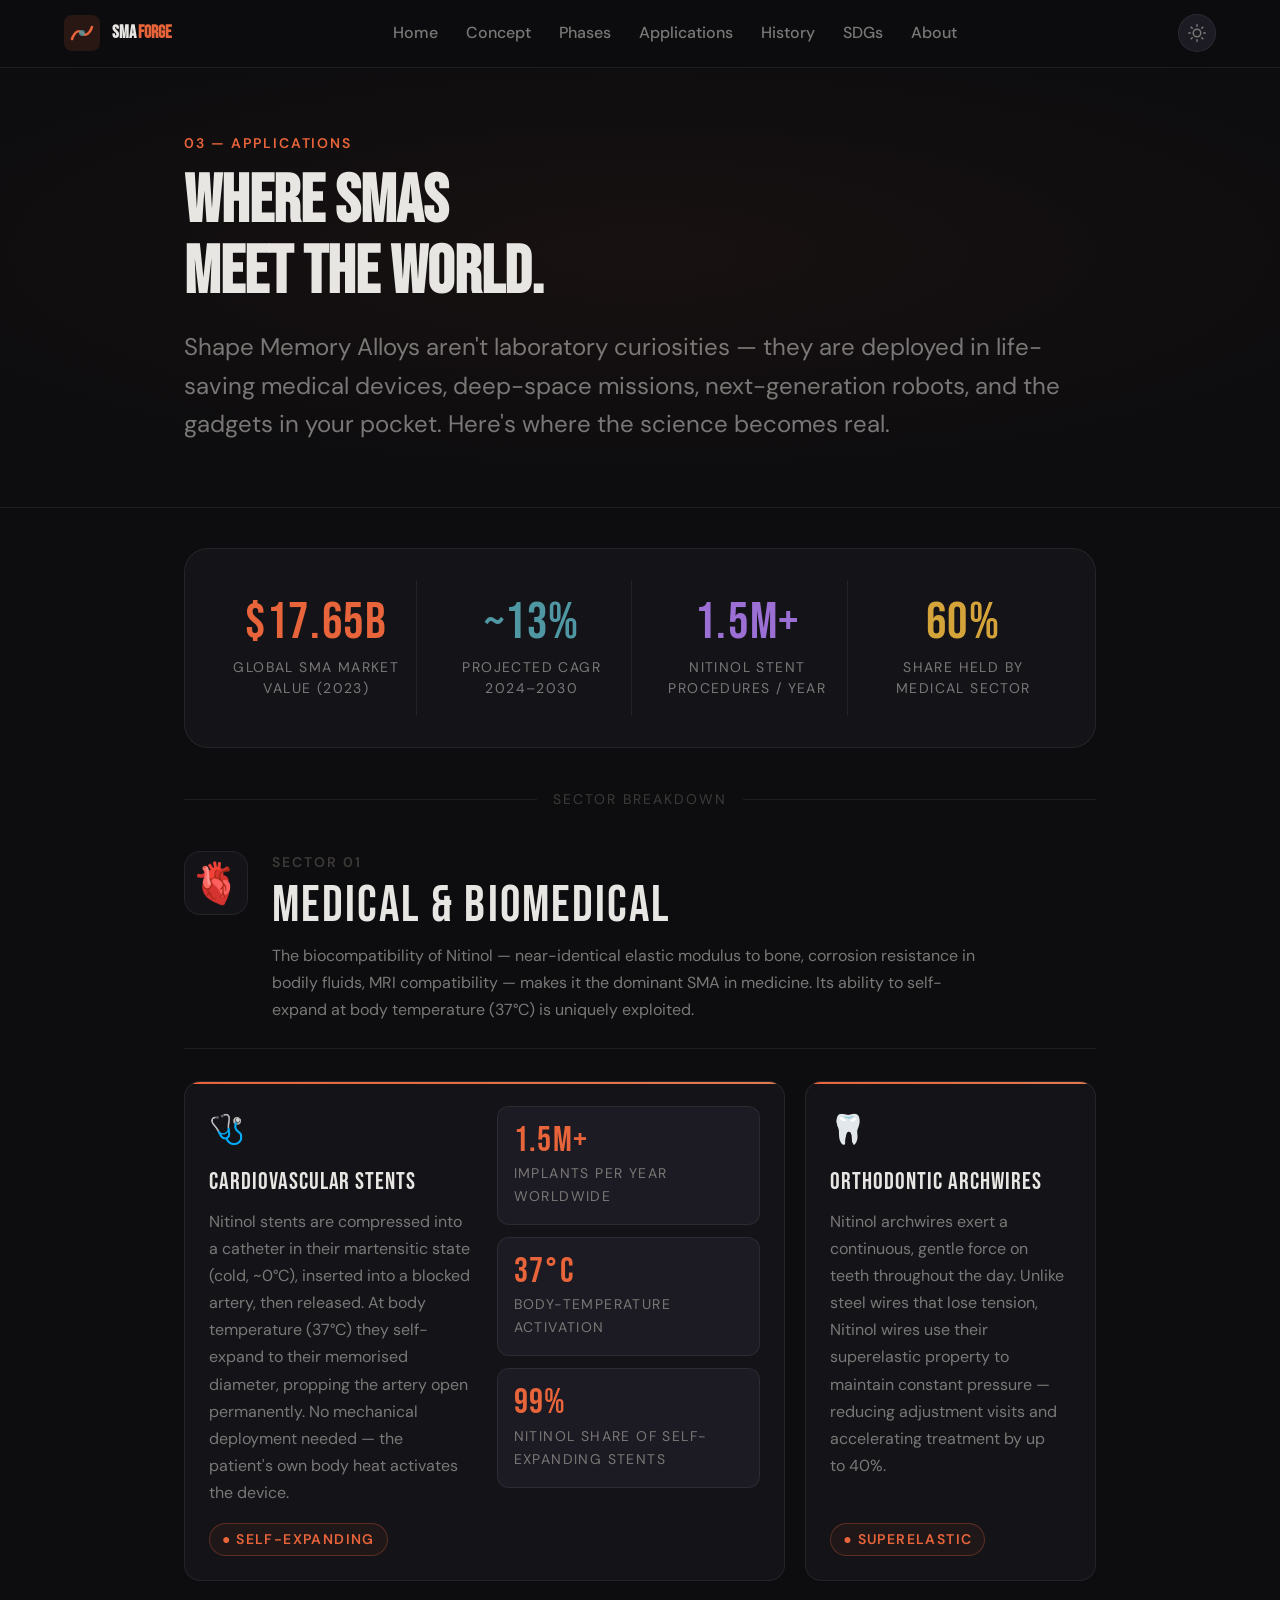
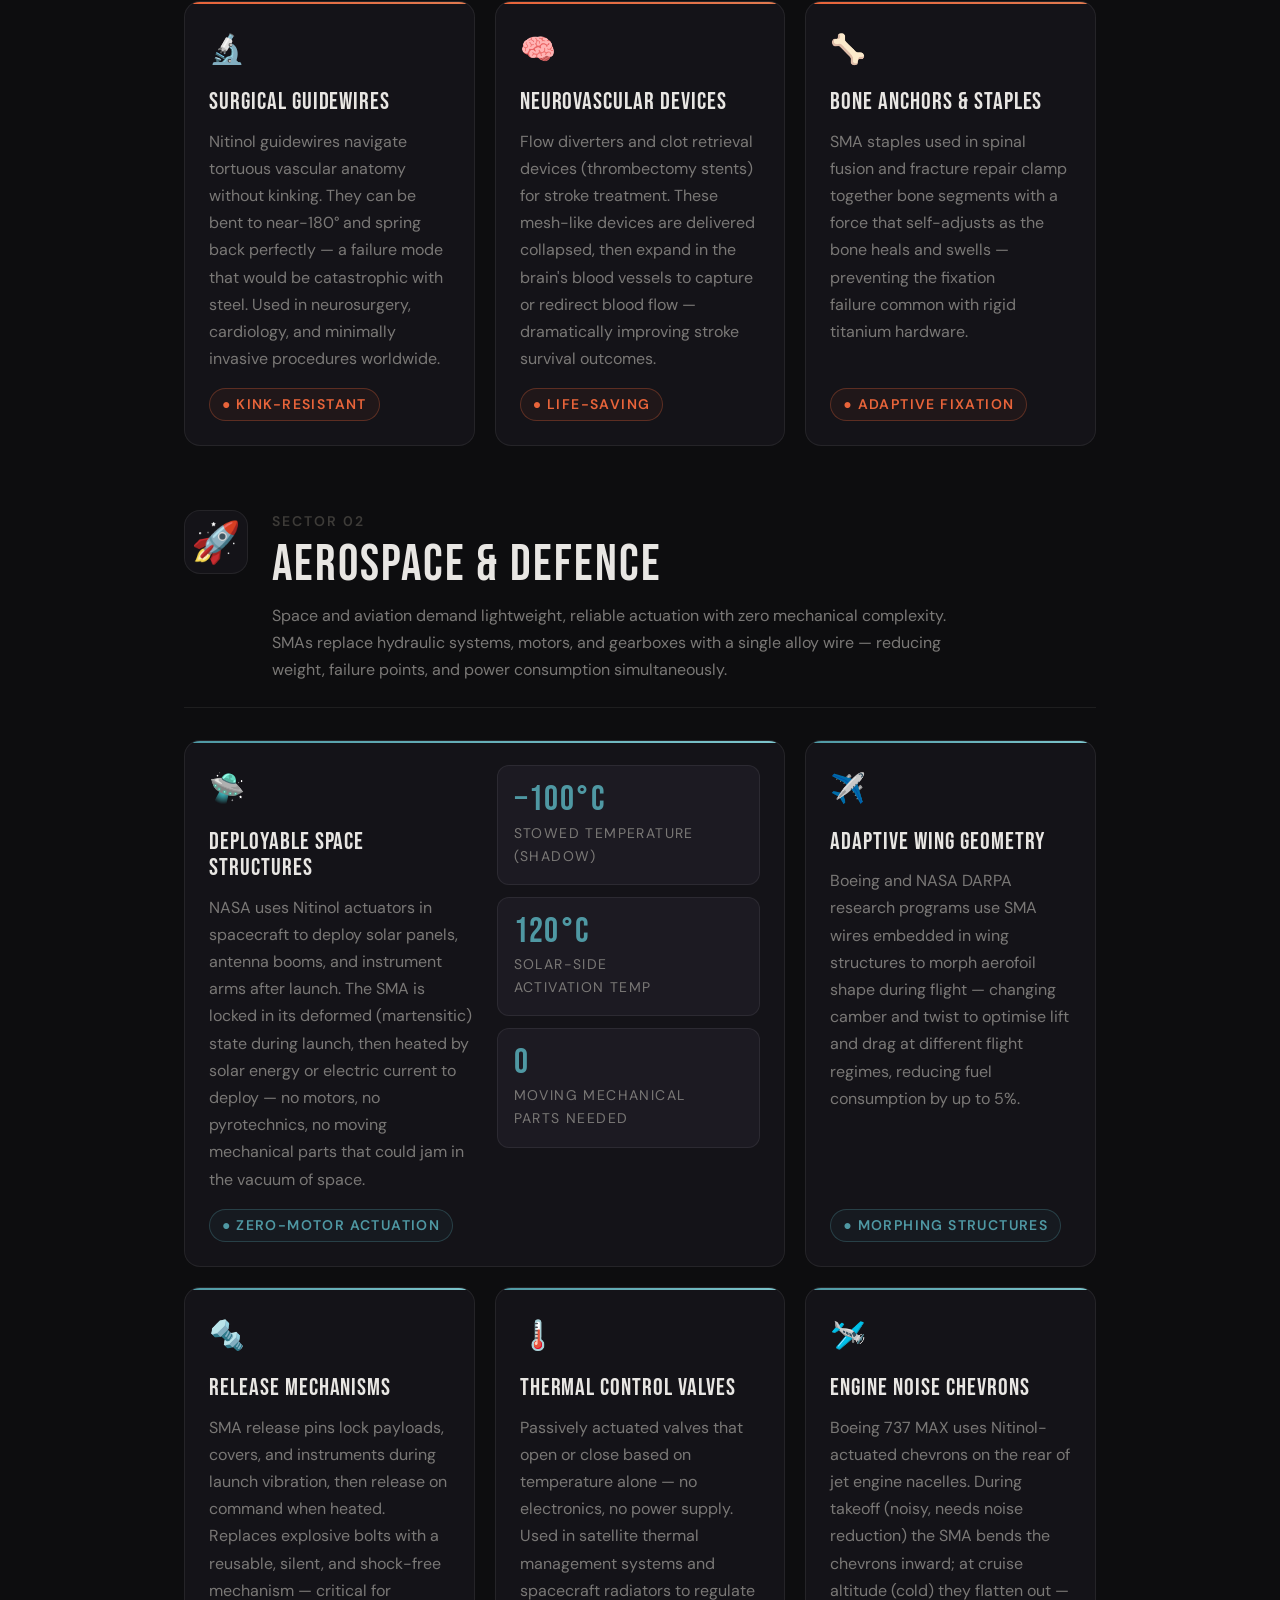
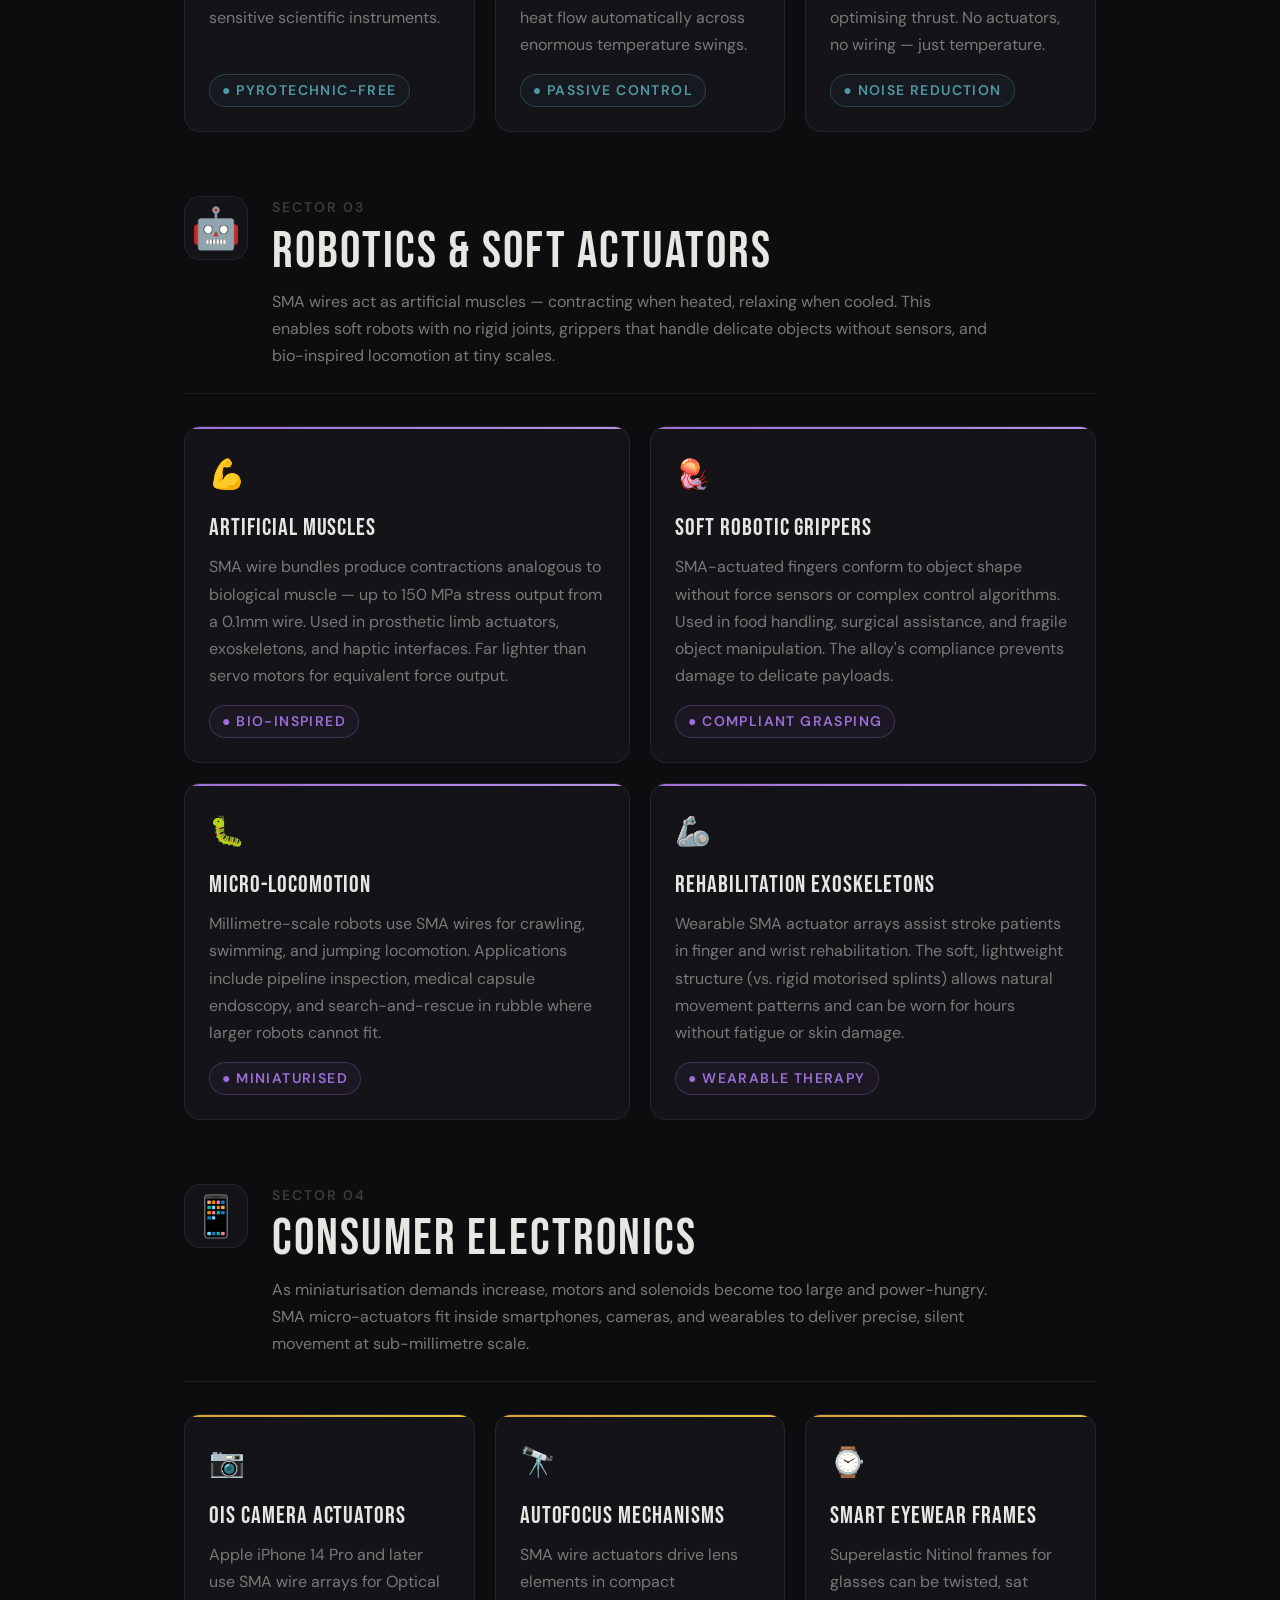
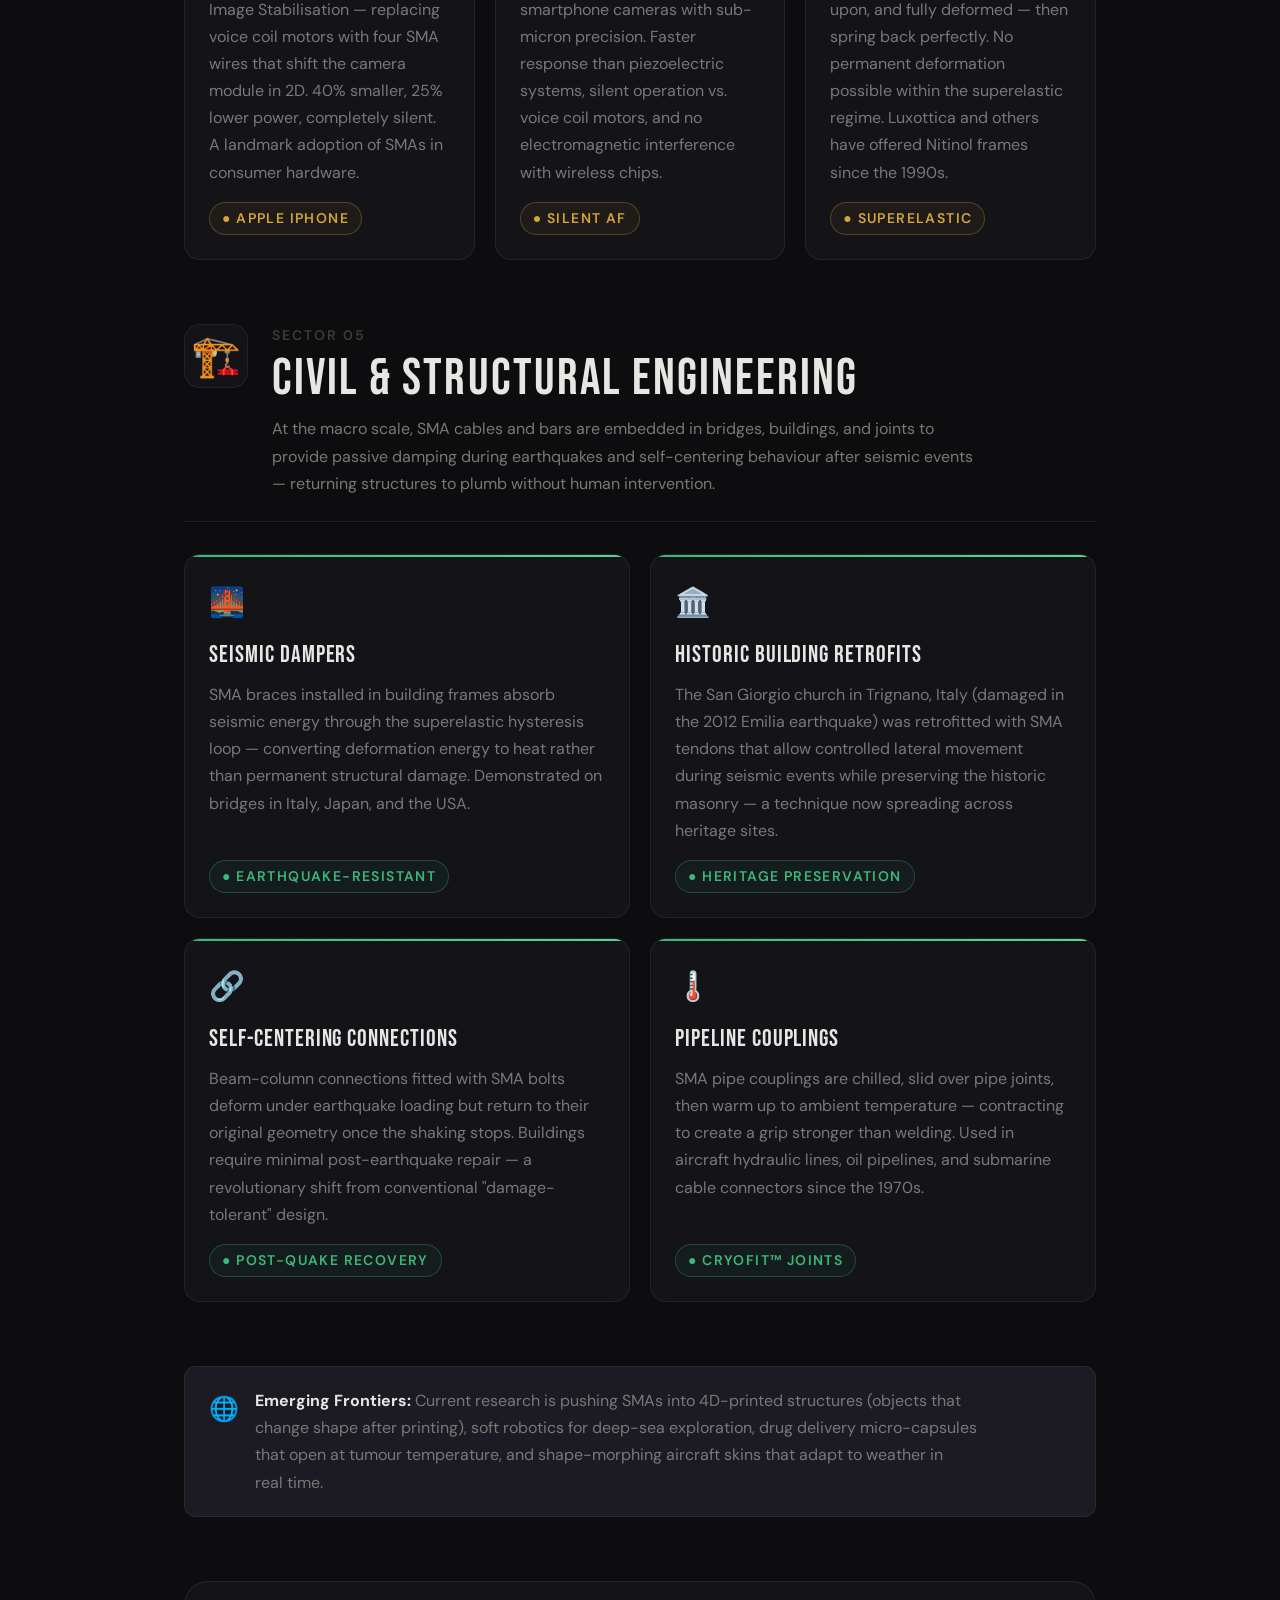
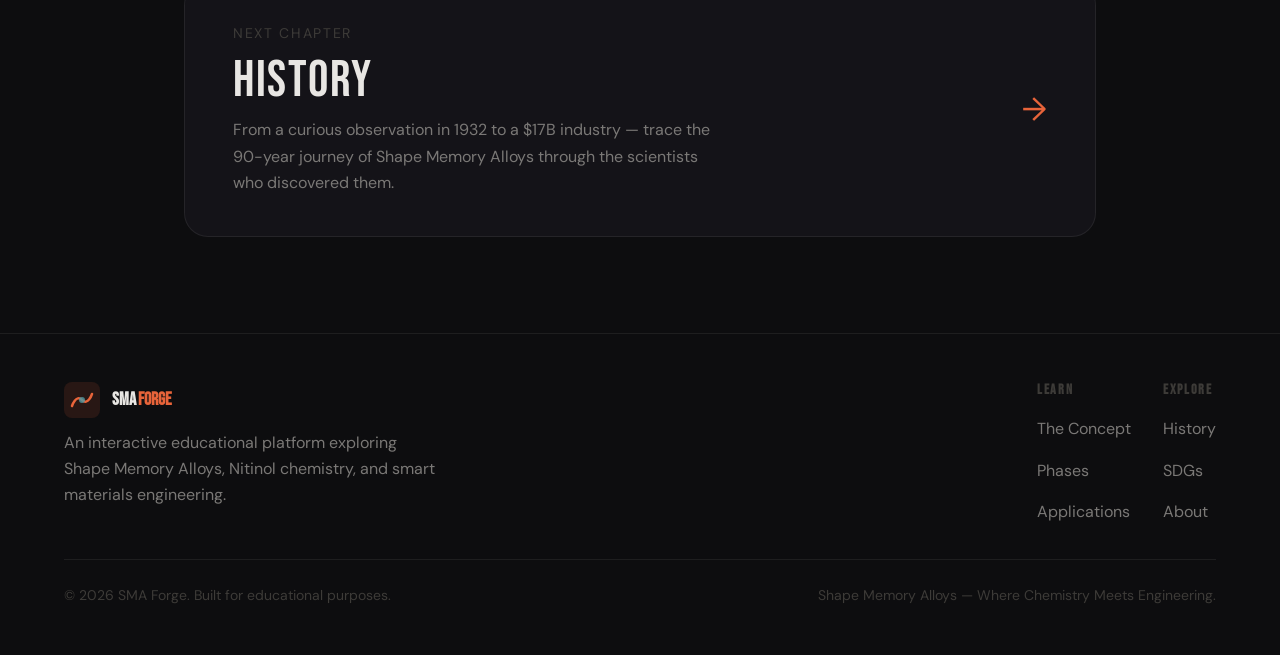
<file: applications.html>
<!DOCTYPE html>
<html lang="en" data-theme="dark">
<head>
  <meta charset="UTF-8" />
  <meta name="viewport" content="width=device-width, initial-scale=1.0" />
  <meta name="description" content="Real-world applications of Shape Memory Alloys — from cardiac stents to aerospace actuators, robotics, and consumer electronics." />
  <title>Applications — SMA Forge</title>

  <script src="./js/theme.js"></script>

  <link rel="preconnect" href="https://fonts.googleapis.com" />
  <link rel="preconnect" href="https://fonts.gstatic.com" crossorigin />
  <link href="https://fonts.googleapis.com/css2?family=Bebas+Neue&family=DM+Sans:opsz,wght@9..40,300;9..40,400;9..40,500;9..40,700&display=swap" rel="stylesheet" />

  <link rel="stylesheet" href="./css/global.css" />
  <link rel="stylesheet" href="./css/animations.css" />

  <style>

    /* ── Sector tabs ── */
    .sector-tabs {
      display: flex;
      gap: var(--space-2);
      flex-wrap: wrap;
      margin-bottom: var(--space-10);
    }

    .sector-tab {
      padding: var(--space-2) var(--space-5);
      border-radius: var(--radius-full);
      border: 1px solid var(--border);
      background: var(--surface);
      font-size: var(--text-sm);
      font-weight: 500;
      color: var(--text-muted);
      cursor: pointer;
      transition: all var(--transition);
    }

    .sector-tab:hover,
    .sector-tab.active {
      border-color: var(--accent);
      color: var(--accent);
      background: rgba(232,100,58,0.08);
    }

    /* ── Sector section ── */
    .sector {
      margin-bottom: var(--space-16);
    }

    .sector__header {
      display: flex;
      align-items: flex-start;
      gap: var(--space-6);
      margin-bottom: var(--space-8);
      padding-bottom: var(--space-6);
      border-bottom: 1px solid var(--border);
    }

    .sector__icon {
      font-size: 2.5rem;
      flex-shrink: 0;
      width: 64px;
      height: 64px;
      display: flex;
      align-items: center;
      justify-content: center;
      background: var(--surface);
      border: 1px solid var(--border);
      border-radius: var(--radius-xl);
    }

    .sector__number {
      font-size: var(--text-xs);
      text-transform: uppercase;
      letter-spacing: 0.14em;
      color: var(--text-faint);
      font-weight: 600;
      margin-bottom: var(--space-1);
    }

    .sector__title {
      font-family: var(--font-display);
      font-size: var(--text-2xl);
      font-weight: 400;
      letter-spacing: 0.04em;
      margin-bottom: var(--space-2);
    }

    .sector__subtitle {
      font-size: var(--text-sm);
      color: var(--text-muted);
      max-width: 65ch;
      line-height: 1.7;
    }

    /* ── Application cards grid ── */
    .app-grid {
      display: grid;
      grid-template-columns: repeat(3, 1fr);
      gap: var(--space-5);
    }

    .app-grid--2col {
      grid-template-columns: repeat(2, 1fr);
    }

    .app-card {
      background: var(--surface);
      border: 1px solid var(--border);
      border-radius: var(--radius-xl);
      padding: var(--space-6);
      display: flex;
      flex-direction: column;
      gap: var(--space-3);
      transition: border-color var(--transition), transform var(--transition);
      position: relative;
      overflow: hidden;
    }

    .app-card:hover {
      border-color: var(--border-hover);
      transform: translateY(-3px);
    }

    .app-card__top-bar {
      position: absolute;
      top: 0; left: 0; right: 0;
      height: 2px;
    }

    .sector--medical    .app-card__top-bar { background: linear-gradient(90deg, #e8643a, #e07a50); }
    .sector--aerospace  .app-card__top-bar { background: linear-gradient(90deg, #4f98a3, #7dc5cc); }
    .sector--robotics   .app-card__top-bar { background: linear-gradient(90deg, #9b6fd4, #b892e8); }
    .sector--consumer   .app-card__top-bar { background: linear-gradient(90deg, #d4a43a, #e8c44a); }
    .sector--civil      .app-card__top-bar { background: linear-gradient(90deg, #3ab87a, #5cd496); }

    .app-card__emoji {
      font-size: 1.8rem;
      margin-bottom: var(--space-1);
    }

    .app-card__title {
      font-family: var(--font-display);
      font-size: var(--text-lg);
      font-weight: 400;
      letter-spacing: 0.04em;
    }

    .app-card__desc {
      font-size: var(--text-sm);
      color: var(--text-muted);
      line-height: 1.7;
      flex: 1;
    }

    .app-card__tag {
      display: inline-flex;
      align-items: center;
      gap: var(--space-1);
      font-size: var(--text-xs);
      text-transform: uppercase;
      letter-spacing: 0.1em;
      font-weight: 600;
      padding: var(--space-1) var(--space-3);
      border-radius: var(--radius-full);
      border: 1px solid var(--border);
      color: var(--text-faint);
      width: fit-content;
      margin-top: var(--space-1);
    }

    .sector--medical   .app-card__tag { color: var(--accent);    border-color: rgba(232,100,58,0.3); background: rgba(232,100,58,0.06); }
    .sector--aerospace .app-card__tag { color: var(--teal);      border-color: rgba(79,152,163,0.3); background: rgba(79,152,163,0.06); }
    .sector--robotics  .app-card__tag { color: #9b6fd4;          border-color: rgba(155,111,212,0.3); background: rgba(155,111,212,0.06); }
    .sector--consumer  .app-card__tag { color: #d4a43a;          border-color: rgba(212,164,58,0.3); background: rgba(212,164,58,0.06); }
    .sector--civil     .app-card__tag { color: #3ab87a;          border-color: rgba(58,184,122,0.3); background: rgba(58,184,122,0.06); }

    /* ── Featured card (wide) ── */
    .app-card--featured {
      grid-column: span 2;
      display: grid;
      grid-template-columns: 1fr 1fr;
      gap: var(--space-6);
      align-items: start;
    }

    .app-card--featured .app-card__content {
      display: flex;
      flex-direction: column;
      gap: var(--space-3);
    }

    .app-card--featured .app-card__stats {
      display: flex;
      flex-direction: column;
      gap: var(--space-3);
    }

    .app-stat {
      background: var(--surface-2);
      border: 1px solid var(--border);
      border-radius: var(--radius-lg);
      padding: var(--space-4);
    }

    .app-stat__value {
      font-family: var(--font-display);
      font-size: var(--text-xl);
      font-weight: 400;
      letter-spacing: 0.04em;
      line-height: 1;
      margin-bottom: var(--space-1);
    }

    .app-stat__label {
      font-size: var(--text-xs);
      color: var(--text-muted);
      text-transform: uppercase;
      letter-spacing: 0.1em;
    }

    .sector--medical   .app-stat__value { color: var(--accent); }
    .sector--aerospace .app-stat__value { color: var(--teal); }
    .sector--robotics  .app-stat__value { color: #9b6fd4; }
    .sector--consumer  .app-stat__value { color: #d4a43a; }
    .sector--civil     .app-stat__value { color: #3ab87a; }

    /* ── Market callout strip ── */
    .market-strip {
      display: grid;
      grid-template-columns: repeat(4, 1fr);
      gap: var(--space-4);
      margin-block: var(--space-10);
      background: var(--surface);
      border: 1px solid var(--border);
      border-radius: var(--radius-2xl);
      padding: var(--space-8);
    }

    .market-stat {
      text-align: center;
      padding: var(--space-4);
      border-right: 1px solid var(--border);
    }

    .market-stat:last-child { border-right: none; }

    .market-stat__value {
      font-family: var(--font-display);
      font-size: var(--text-2xl);
      font-weight: 400;
      letter-spacing: 0.03em;
      line-height: 1;
      margin-bottom: var(--space-2);
    }

    .market-stat__label {
      font-size: var(--text-xs);
      color: var(--text-muted);
      text-transform: uppercase;
      letter-spacing: 0.1em;
      line-height: 1.5;
    }

    /* ── Section divider ── */
    .section-divider {
      display: flex; align-items: center; gap: var(--space-4);
      margin-block: var(--space-10);
    }
    .section-divider__line { flex: 1; height: 1px; background: var(--border); }
    .section-divider__label {
      font-size: var(--text-xs); text-transform: uppercase;
      letter-spacing: 0.14em; color: var(--text-faint); white-space: nowrap;
    }

    /* ── Callout ── */
    .callout {
      display: flex; gap: var(--space-4);
      background: var(--surface-2); border: 1px solid var(--border);
      border-radius: var(--radius-lg); padding: var(--space-5) var(--space-6);
      margin-top: var(--space-6);
    }
    .callout__icon { font-size: 1.5rem; flex-shrink: 0; margin-top: 2px; }
    .callout__text { font-size: var(--text-sm); color: var(--text-muted); line-height: 1.7; }
    .callout__text strong { color: var(--text); }

    /* ── Next CTA ── */
    .next-cta {
      background: var(--surface); border: 1px solid var(--border);
      border-radius: var(--radius-2xl);
      padding: var(--space-10) var(--space-12);
      display: flex; align-items: center;
      justify-content: space-between; gap: var(--space-8);
      margin-top: var(--space-16); text-decoration: none;
      transition: border-color var(--transition), transform var(--transition);
    }
    .next-cta:hover { border-color: var(--border-hover); transform: translateY(-2px); }
    .next-cta__label {
      font-size: var(--text-xs); text-transform: uppercase;
      letter-spacing: 0.12em; color: var(--text-faint); margin-bottom: var(--space-2);
    }
    .next-cta__title {
      font-family: var(--font-display); font-size: var(--text-2xl);
      font-weight: 400; letter-spacing: 0.03em; color: var(--text);
    }
    .next-cta__desc {
      font-size: var(--text-sm); color: var(--text-muted);
      margin-top: var(--space-2); max-width: 45ch;
    }
    .next-cta__arrow {
      font-size: 2rem; color: var(--accent); flex-shrink: 0;
      transition: transform var(--transition);
    }
    .next-cta:hover .next-cta__arrow { transform: translateX(6px); }

    /* ── Responsive ── */
    @media (max-width: 900px) {
      .app-grid { grid-template-columns: 1fr 1fr; }
      .app-card--featured { grid-column: span 2; grid-template-columns: 1fr; }
      .market-strip { grid-template-columns: 1fr 1fr; }
      .market-stat:nth-child(2) { border-right: none; }
      .market-stat:nth-child(3) { border-top: 1px solid var(--border); }
      .market-stat:nth-child(4) { border-top: 1px solid var(--border); }
    }

    @media (max-width: 600px) {
      .app-grid { grid-template-columns: 1fr; }
      .app-grid--2col { grid-template-columns: 1fr; }
      .app-card--featured { grid-column: span 1; }
      .market-strip { grid-template-columns: 1fr 1fr; padding: var(--space-5); }
      .next-cta { flex-direction: column; align-items: flex-start; padding: var(--space-8); }
    }
  </style>
</head>

<body class="page-enter">
  <a href="#main" class="skip-link">Skip to content</a>

  <!-- NAVBAR -->
  <nav class="navbar" role="navigation" aria-label="Main navigation">
    <div class="navbar__inner">
      <a href="./index.html" class="navbar__logo" aria-label="SMA Forge Home">
        <svg class="navbar__logo-icon" viewBox="0 0 36 36" fill="none" aria-hidden="true">
          <rect width="36" height="36" rx="8" fill="rgba(232,100,58,0.12)"/>
          <path d="M8 24 C8 24, 12 12, 18 18 C24 24, 28 12, 28 12"
                stroke="#e8643a" stroke-width="2.5" stroke-linecap="round" fill="none"/>
          <circle cx="18" cy="18" r="3" fill="#4f98a3" opacity="0.8"/>
        </svg>
        <span class="navbar__logo-text">SMA <span>Forge</span></span>
      </a>
      <ul class="navbar__links" role="list">
        <li><a href="./index.html">Home</a></li>
        <li><a href="./concept.html">Concept</a></li>
        <li><a href="./phases.html">Phases</a></li>
        <li><a href="./applications.html" aria-current="page">Applications</a></li>
        <li><a href="./history.html">History</a></li>
        <li><a href="./sdgs.html">SDGs</a></li>
        <li><a href="./about.html">About</a></li>
      </ul>
      <div class="navbar__controls">
        <button class="theme-toggle" data-theme-toggle aria-label="Switch to light mode"></button>
        <button class="navbar__hamburger" aria-label="Open menu" aria-expanded="false">
          <span></span><span></span><span></span>
        </button>
      </div>
    </div>
  </nav>
  <div class="navbar__mobile" id="mobile-menu">
    <a href="./index.html">Home</a>
    <a href="./concept.html">Concept</a>
    <a href="./phases.html">Phases</a>
    <a href="./applications.html">Applications</a>
    <a href="./history.html">History</a>
    <a href="./sdgs.html">SDGs</a>
    <a href="./about.html">About</a>
  </div>

  <main id="main">

    <!-- PAGE HERO -->
    <section class="page-hero" style="background: radial-gradient(ellipse 70% 50% at 50% 50%, rgba(232,100,58,0.05), transparent);">
      <div class="container--narrow">
        <p class="page-hero__label hero-animate-1">03 — Applications</p>
        <h1 class="page-hero__title hero-animate-2">Where SMAs<br/>Meet the World.</h1>
        <p class="page-hero__subtitle hero-animate-3">
          Shape Memory Alloys aren't laboratory curiosities — they are deployed in
          life-saving medical devices, deep-space missions, next-generation robots,
          and the gadgets in your pocket. Here's where the science becomes real.
        </p>
      </div>
    </section>

    <div class="container--narrow">

      <!-- MARKET STATS STRIP -->
      <div class="market-strip" data-reveal>
        <div class="market-stat">
          <p class="market-stat__value" style="color:var(--accent);">$17.65B</p>
          <p class="market-stat__label">Global SMA market<br/>value (2023)</p>
        </div>
        <div class="market-stat">
          <p class="market-stat__value" style="color:var(--teal);">~13%</p>
          <p class="market-stat__label">Projected CAGR<br/>2024–2030</p>
        </div>
        <div class="market-stat">
          <p class="market-stat__value" style="color:#9b6fd4;">1.5M+</p>
          <p class="market-stat__label">Nitinol stent<br/>procedures / year</p>
        </div>
        <div class="market-stat">
          <p class="market-stat__value" style="color:#d4a43a;">60%</p>
          <p class="market-stat__label">Share held by<br/>medical sector</p>
        </div>
      </div>

      <!-- SECTION DIVIDER -->
      <div class="section-divider" data-reveal>
        <div class="section-divider__line"></div>
        <span class="section-divider__label">Sector Breakdown</span>
        <div class="section-divider__line"></div>
      </div>

      <!-- ═══ SECTOR 1: MEDICAL ═══ -->
      <section class="sector sector--medical" id="medical" aria-labelledby="sector-medical-title" data-reveal>
        <div class="sector__header">
          <div class="sector__icon" aria-hidden="true">🫀</div>
          <div>
            <p class="sector__number">Sector 01</p>
            <h2 class="sector__title" id="sector-medical-title">Medical &amp; Biomedical</h2>
            <p class="sector__subtitle">
              The biocompatibility of Nitinol — near-identical elastic modulus to bone,
              corrosion resistance in bodily fluids, MRI compatibility — makes it the
              dominant SMA in medicine. Its ability to self-expand at body temperature
              (37°C) is uniquely exploited.
            </p>
          </div>
        </div>

        <div class="app-grid">
          <!-- Featured card -->
          <div class="app-card app-card--featured">
            <div class="app-card__top-bar"></div>
            <div class="app-card__content">
              <div class="app-card__emoji">🩺</div>
              <h3 class="app-card__title">Cardiovascular Stents</h3>
              <p class="app-card__desc">
                Nitinol stents are compressed into a catheter in their martensitic
                state (cold, ~0°C), inserted into a blocked artery, then released.
                At body temperature (37°C) they self-expand to their memorised
                diameter, propping the artery open permanently. No mechanical
                deployment needed — the patient's own body heat activates the device.
              </p>
              <span class="app-card__tag">● Self-expanding</span>
            </div>
            <div class="app-card__stats">
              <div class="app-stat">
                <p class="app-stat__value">1.5M+</p>
                <p class="app-stat__label">Implants per year worldwide</p>
              </div>
              <div class="app-stat">
                <p class="app-stat__value">37°C</p>
                <p class="app-stat__label">Body-temperature activation</p>
              </div>
              <div class="app-stat">
                <p class="app-stat__value">99%</p>
                <p class="app-stat__label">Nitinol share of self-expanding stents</p>
              </div>
            </div>
          </div>

          <!-- Regular cards -->
          <div class="app-card">
            <div class="app-card__top-bar"></div>
            <div class="app-card__emoji">🦷</div>
            <h3 class="app-card__title">Orthodontic Archwires</h3>
            <p class="app-card__desc">
              Nitinol archwires exert a continuous, gentle force on teeth throughout
              the day. Unlike steel wires that lose tension, Nitinol wires use their
              superelastic property to maintain constant pressure — reducing adjustment
              visits and accelerating treatment by up to 40%.
            </p>
            <span class="app-card__tag">● Superelastic</span>
          </div>

          <div class="app-card">
            <div class="app-card__top-bar"></div>
            <div class="app-card__emoji">🔬</div>
            <h3 class="app-card__title">Surgical Guidewires</h3>
            <p class="app-card__desc">
              Nitinol guidewires navigate tortuous vascular anatomy without kinking.
              They can be bent to near-180° and spring back perfectly — a failure mode
              that would be catastrophic with steel. Used in neurosurgery, cardiology,
              and minimally invasive procedures worldwide.
            </p>
            <span class="app-card__tag">● Kink-resistant</span>
          </div>

          <div class="app-card">
            <div class="app-card__top-bar"></div>
            <div class="app-card__emoji">🧠</div>
            <h3 class="app-card__title">Neurovascular Devices</h3>
            <p class="app-card__desc">
              Flow diverters and clot retrieval devices (thrombectomy stents) for
              stroke treatment. These mesh-like devices are delivered collapsed,
              then expand in the brain's blood vessels to capture or redirect blood
              flow — dramatically improving stroke survival outcomes.
            </p>
            <span class="app-card__tag">● Life-saving</span>
          </div>

          <div class="app-card">
            <div class="app-card__top-bar"></div>
            <div class="app-card__emoji">🦴</div>
            <h3 class="app-card__title">Bone Anchors &amp; Staples</h3>
            <p class="app-card__desc">
              SMA staples used in spinal fusion and fracture repair clamp together
              bone segments with a force that self-adjusts as the bone heals and
              swells — preventing the fixation failure common with rigid titanium
              hardware.
            </p>
            <span class="app-card__tag">● Adaptive fixation</span>
          </div>
        </div>
      </section>

      <!-- ═══ SECTOR 2: AEROSPACE ═══ -->
      <section class="sector sector--aerospace" id="aerospace" aria-labelledby="sector-aerospace-title" data-reveal>
        <div class="sector__header">
          <div class="sector__icon" aria-hidden="true">🚀</div>
          <div>
            <p class="sector__number">Sector 02</p>
            <h2 class="sector__title" id="sector-aerospace-title">Aerospace &amp; Defence</h2>
            <p class="sector__subtitle">
              Space and aviation demand lightweight, reliable actuation with zero
              mechanical complexity. SMAs replace hydraulic systems, motors, and
              gearboxes with a single alloy wire — reducing weight, failure points,
              and power consumption simultaneously.
            </p>
          </div>
        </div>

        <div class="app-grid">
          <div class="app-card app-card--featured">
            <div class="app-card__top-bar"></div>
            <div class="app-card__content">
              <div class="app-card__emoji">🛸</div>
              <h3 class="app-card__title">Deployable Space Structures</h3>
              <p class="app-card__desc">
                NASA uses Nitinol actuators in spacecraft to deploy solar panels,
                antenna booms, and instrument arms after launch. The SMA is locked
                in its deformed (martensitic) state during launch, then heated by
                solar energy or electric current to deploy — no motors, no pyrotechnics,
                no moving mechanical parts that could jam in the vacuum of space.
              </p>
              <span class="app-card__tag">● Zero-motor actuation</span>
            </div>
            <div class="app-card__stats">
              <div class="app-stat">
                <p class="app-stat__value">−100°C</p>
                <p class="app-stat__label">Stowed temperature (shadow)</p>
              </div>
              <div class="app-stat">
                <p class="app-stat__value">120°C</p>
                <p class="app-stat__label">Solar-side activation temp</p>
              </div>
              <div class="app-stat">
                <p class="app-stat__value">0</p>
                <p class="app-stat__label">Moving mechanical parts needed</p>
              </div>
            </div>
          </div>

          <div class="app-card">
            <div class="app-card__top-bar"></div>
            <div class="app-card__emoji">✈️</div>
            <h3 class="app-card__title">Adaptive Wing Geometry</h3>
            <p class="app-card__desc">
              Boeing and NASA DARPA research programs use SMA wires embedded in
              wing structures to morph aerofoil shape during flight — changing
              camber and twist to optimise lift and drag at different flight
              regimes, reducing fuel consumption by up to 5%.
            </p>
            <span class="app-card__tag">● Morphing structures</span>
          </div>

          <div class="app-card">
            <div class="app-card__top-bar"></div>
            <div class="app-card__emoji">🔩</div>
            <h3 class="app-card__title">Release Mechanisms</h3>
            <p class="app-card__desc">
              SMA release pins lock payloads, covers, and instruments during launch
              vibration, then release on command when heated. Replaces explosive
              bolts with a reusable, silent, and shock-free mechanism — critical
              for sensitive scientific instruments.
            </p>
            <span class="app-card__tag">● Pyrotechnic-free</span>
          </div>

          <div class="app-card">
            <div class="app-card__top-bar"></div>
            <div class="app-card__emoji">🌡️</div>
            <h3 class="app-card__title">Thermal Control Valves</h3>
            <p class="app-card__desc">
              Passively actuated valves that open or close based on temperature
              alone — no electronics, no power supply. Used in satellite thermal
              management systems and spacecraft radiators to regulate heat flow
              automatically across enormous temperature swings.
            </p>
            <span class="app-card__tag">● Passive control</span>
          </div>

          <div class="app-card">
            <div class="app-card__top-bar"></div>
            <div class="app-card__emoji">🛩️</div>
            <h3 class="app-card__title">Engine Noise Chevrons</h3>
            <p class="app-card__desc">
              Boeing 737 MAX uses Nitinol-actuated chevrons on the rear of jet
              engine nacelles. During takeoff (noisy, needs noise reduction) the
              SMA bends the chevrons inward; at cruise altitude (cold) they flatten
              out — optimising thrust. No actuators, no wiring — just temperature.
            </p>
            <span class="app-card__tag">● Noise reduction</span>
          </div>
        </div>
      </section>

      <!-- ═══ SECTOR 3: ROBOTICS ═══ -->
      <section class="sector sector--robotics" id="robotics" aria-labelledby="sector-robotics-title" data-reveal>
        <div class="sector__header">
          <div class="sector__icon" aria-hidden="true">🤖</div>
          <div>
            <p class="sector__number">Sector 03</p>
            <h2 class="sector__title" id="sector-robotics-title">Robotics &amp; Soft Actuators</h2>
            <p class="sector__subtitle">
              SMA wires act as artificial muscles — contracting when heated,
              relaxing when cooled. This enables soft robots with no rigid joints,
              grippers that handle delicate objects without sensors, and
              bio-inspired locomotion at tiny scales.
            </p>
          </div>
        </div>

        <div class="app-grid app-grid--2col">
          <div class="app-card">
            <div class="app-card__top-bar"></div>
            <div class="app-card__emoji">💪</div>
            <h3 class="app-card__title">Artificial Muscles</h3>
            <p class="app-card__desc">
              SMA wire bundles produce contractions analogous to biological muscle —
              up to 150 MPa stress output from a 0.1mm wire. Used in prosthetic
              limb actuators, exoskeletons, and haptic interfaces. Far lighter than
              servo motors for equivalent force output.
            </p>
            <span class="app-card__tag">● Bio-inspired</span>
          </div>

          <div class="app-card">
            <div class="app-card__top-bar"></div>
            <div class="app-card__emoji">🪼</div>
            <h3 class="app-card__title">Soft Robotic Grippers</h3>
            <p class="app-card__desc">
              SMA-actuated fingers conform to object shape without force sensors or
              complex control algorithms. Used in food handling, surgical assistance,
              and fragile object manipulation. The alloy's compliance prevents
              damage to delicate payloads.
            </p>
            <span class="app-card__tag">● Compliant grasping</span>
          </div>

          <div class="app-card">
            <div class="app-card__top-bar"></div>
            <div class="app-card__emoji">🐛</div>
            <h3 class="app-card__title">Micro-locomotion</h3>
            <p class="app-card__desc">
              Millimetre-scale robots use SMA wires for crawling, swimming, and
              jumping locomotion. Applications include pipeline inspection, medical
              capsule endoscopy, and search-and-rescue in rubble where larger robots
              cannot fit.
            </p>
            <span class="app-card__tag">● Miniaturised</span>
          </div>

          <div class="app-card">
            <div class="app-card__top-bar"></div>
            <div class="app-card__emoji">🦾</div>
            <h3 class="app-card__title">Rehabilitation Exoskeletons</h3>
            <p class="app-card__desc">
              Wearable SMA actuator arrays assist stroke patients in finger and
              wrist rehabilitation. The soft, lightweight structure (vs. rigid
              motorised splints) allows natural movement patterns and can be worn
              for hours without fatigue or skin damage.
            </p>
            <span class="app-card__tag">● Wearable therapy</span>
          </div>
        </div>
      </section>

      <!-- ═══ SECTOR 4: CONSUMER ═══ -->
      <section class="sector sector--consumer" id="consumer" aria-labelledby="sector-consumer-title" data-reveal>
        <div class="sector__header">
          <div class="sector__icon" aria-hidden="true">📱</div>
          <div>
            <p class="sector__number">Sector 04</p>
            <h2 class="sector__title" id="sector-consumer-title">Consumer Electronics</h2>
            <p class="sector__subtitle">
              As miniaturisation demands increase, motors and solenoids become
              too large and power-hungry. SMA micro-actuators fit inside smartphones,
              cameras, and wearables to deliver precise, silent movement at
              sub-millimetre scale.
            </p>
          </div>
        </div>

        <div class="app-grid">
          <div class="app-card">
            <div class="app-card__top-bar"></div>
            <div class="app-card__emoji">📷</div>
            <h3 class="app-card__title">OIS Camera Actuators</h3>
            <p class="app-card__desc">
              Apple iPhone 14 Pro and later use SMA wire arrays for Optical Image
              Stabilisation — replacing voice coil motors with four SMA wires that
              shift the camera module in 2D. 40% smaller, 25% lower power, completely
              silent. A landmark adoption of SMAs in consumer hardware.
            </p>
            <span class="app-card__tag">● Apple iPhone</span>
          </div>

          <div class="app-card">
            <div class="app-card__top-bar"></div>
            <div class="app-card__emoji">🔭</div>
            <h3 class="app-card__title">Autofocus Mechanisms</h3>
            <p class="app-card__desc">
              SMA wire actuators drive lens elements in compact smartphone cameras
              with sub-micron precision. Faster response than piezoelectric systems,
              silent operation vs. voice coil motors, and no electromagnetic
              interference with wireless chips.
            </p>
            <span class="app-card__tag">● Silent AF</span>
          </div>

          <div class="app-card">
            <div class="app-card__top-bar"></div>
            <div class="app-card__emoji">⌚</div>
            <h3 class="app-card__title">Smart Eyewear Frames</h3>
            <p class="app-card__desc">
              Superelastic Nitinol frames for glasses can be twisted, sat upon, and
              fully deformed — then spring back perfectly. No permanent deformation
              possible within the superelastic regime. Luxottica and others have
              offered Nitinol frames since the 1990s.
            </p>
            <span class="app-card__tag">● Superelastic</span>
          </div>
        </div>
      </section>

      <!-- ═══ SECTOR 5: CIVIL ═══ -->
      <section class="sector sector--civil" id="civil" aria-labelledby="sector-civil-title" data-reveal>
        <div class="sector__header">
          <div class="sector__icon" aria-hidden="true">🏗️</div>
          <div>
            <p class="sector__number">Sector 05</p>
            <h2 class="sector__title" id="sector-civil-title">Civil &amp; Structural Engineering</h2>
            <p class="sector__subtitle">
              At the macro scale, SMA cables and bars are embedded in bridges,
              buildings, and joints to provide passive damping during earthquakes
              and self-centering behaviour after seismic events — returning
              structures to plumb without human intervention.
            </p>
          </div>
        </div>

        <div class="app-grid app-grid--2col">
          <div class="app-card">
            <div class="app-card__top-bar"></div>
            <div class="app-card__emoji">🌉</div>
            <h3 class="app-card__title">Seismic Dampers</h3>
            <p class="app-card__desc">
              SMA braces installed in building frames absorb seismic energy through
              the superelastic hysteresis loop — converting deformation energy
              to heat rather than permanent structural damage. Demonstrated on
              bridges in Italy, Japan, and the USA.
            </p>
            <span class="app-card__tag">● Earthquake-resistant</span>
          </div>

          <div class="app-card">
            <div class="app-card__top-bar"></div>
            <div class="app-card__emoji">🏛️</div>
            <h3 class="app-card__title">Historic Building Retrofits</h3>
            <p class="app-card__desc">
              The San Giorgio church in Trignano, Italy (damaged in the 2012 Emilia
              earthquake) was retrofitted with SMA tendons that allow controlled
              lateral movement during seismic events while preserving the
              historic masonry — a technique now spreading across heritage sites.
            </p>
            <span class="app-card__tag">● Heritage preservation</span>
          </div>

          <div class="app-card">
            <div class="app-card__top-bar"></div>
            <div class="app-card__emoji">🔗</div>
            <h3 class="app-card__title">Self-Centering Connections</h3>
            <p class="app-card__desc">
              Beam-column connections fitted with SMA bolts deform under earthquake
              loading but return to their original geometry once the shaking stops.
              Buildings require minimal post-earthquake repair — a revolutionary
              shift from conventional "damage-tolerant" design.
            </p>
            <span class="app-card__tag">● Post-quake recovery</span>
          </div>

          <div class="app-card">
            <div class="app-card__top-bar"></div>
            <div class="app-card__emoji">🌡️</div>
            <h3 class="app-card__title">Pipeline Couplings</h3>
            <p class="app-card__desc">
              SMA pipe couplings are chilled, slid over pipe joints, then warm up
              to ambient temperature — contracting to create a grip stronger than
              welding. Used in aircraft hydraulic lines, oil pipelines, and
              submarine cable connectors since the 1970s.
            </p>
            <span class="app-card__tag">● Cryofit™ joints</span>
          </div>
        </div>
      </section>

      <div class="callout" data-reveal>
        <span class="callout__icon">🌐</span>
        <p class="callout__text">
          <strong>Emerging Frontiers:</strong> Current research is pushing SMAs into
          4D-printed structures (objects that change shape after printing), soft robotics
          for deep-sea exploration, drug delivery micro-capsules that open at tumour
          temperature, and shape-morphing aircraft skins that adapt to weather in real time.
        </p>
      </div>

      <!-- NEXT PAGE CTA -->
      <a href="./history.html" class="next-cta" aria-label="Next: History" data-reveal>
        <div>
          <p class="next-cta__label">Next Chapter</p>
          <h2 class="next-cta__title">History</h2>
          <p class="next-cta__desc">From a curious observation in 1932 to a $17B industry — trace the 90-year journey of Shape Memory Alloys through the scientists who discovered them.</p>
        </div>
        <span class="next-cta__arrow" aria-hidden="true">→</span>
      </a>

    </div>
  </main>

  <!-- FOOTER -->
  <footer class="footer" role="contentinfo">
    <div class="footer__inner">
      <div class="footer__top">
        <div class="footer__brand">
          <a href="./index.html" class="navbar__logo" aria-label="SMA Forge Home">
            <svg class="navbar__logo-icon" viewBox="0 0 36 36" fill="none" aria-hidden="true">
              <rect width="36" height="36" rx="8" fill="rgba(232,100,58,0.12)"/>
              <path d="M8 24 C8 24, 12 12, 18 18 C24 24, 28 12, 28 12"
                    stroke="#e8643a" stroke-width="2.5" stroke-linecap="round" fill="none"/>
              <circle cx="18" cy="18" r="3" fill="#4f98a3" opacity="0.8"/>
            </svg>
            <span class="navbar__logo-text">SMA <span>Forge</span></span>
          </a>
          <p>An interactive educational platform exploring Shape Memory Alloys, Nitinol chemistry, and smart materials engineering.</p>
        </div>
        <nav class="footer__nav" aria-label="Footer navigation">
          <div class="footer__nav-group">
            <h4>Learn</h4>
            <ul role="list">
              <li><a href="./concept.html">The Concept</a></li>
              <li><a href="./phases.html">Phases</a></li>
              <li><a href="./applications.html">Applications</a></li>
            </ul>
          </div>
          <div class="footer__nav-group">
            <h4>Explore</h4>
            <ul role="list">
              <li><a href="./history.html">History</a></li>
              <li><a href="./sdgs.html">SDGs</a></li>
              <li><a href="./about.html">About</a></li>
            </ul>
          </div>
        </nav>
      </div>
      <div class="footer__bottom">
        <span>© 2026 SMA Forge. Built for educational purposes.</span>
        <span>Shape Memory Alloys — Where Chemistry Meets Engineering.</span>
      </div>
    </div>
  </footer>

  <script src="./js/navbar.js"></script>
</body>
</html>
</file>
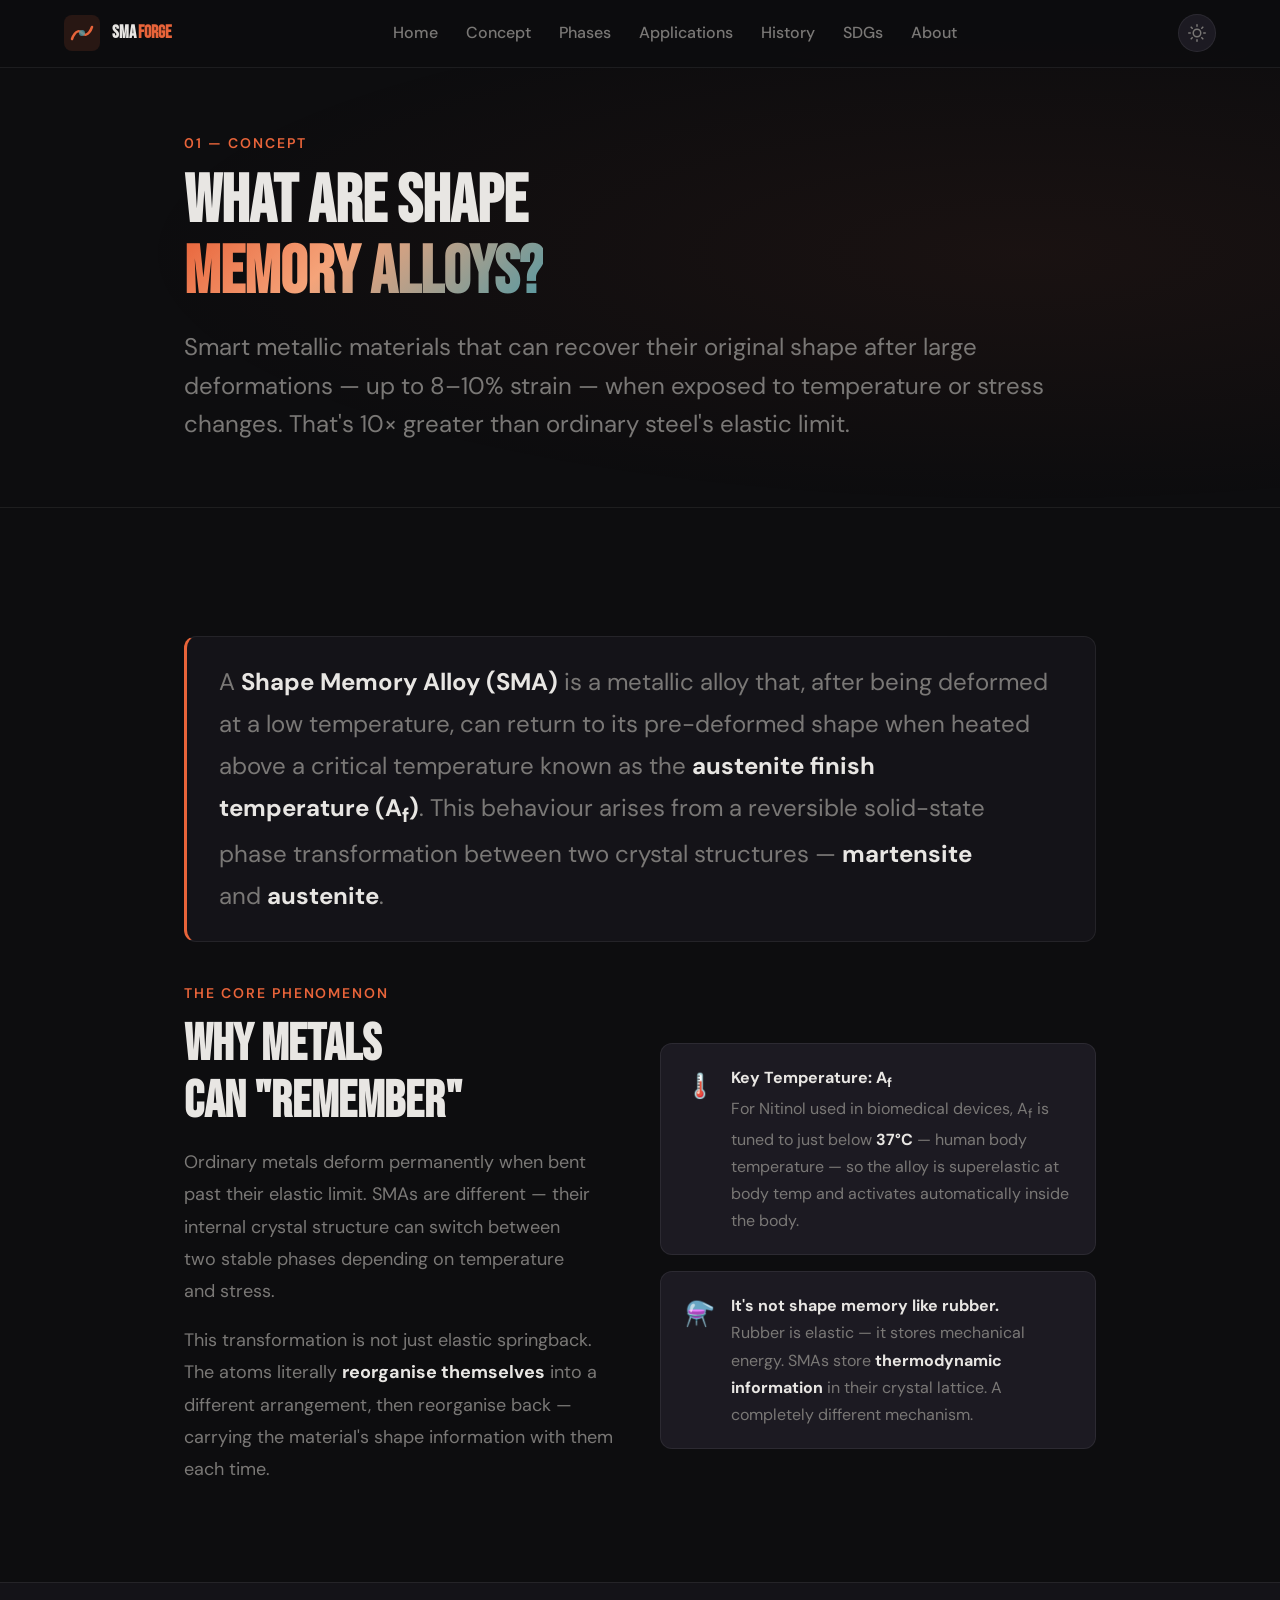
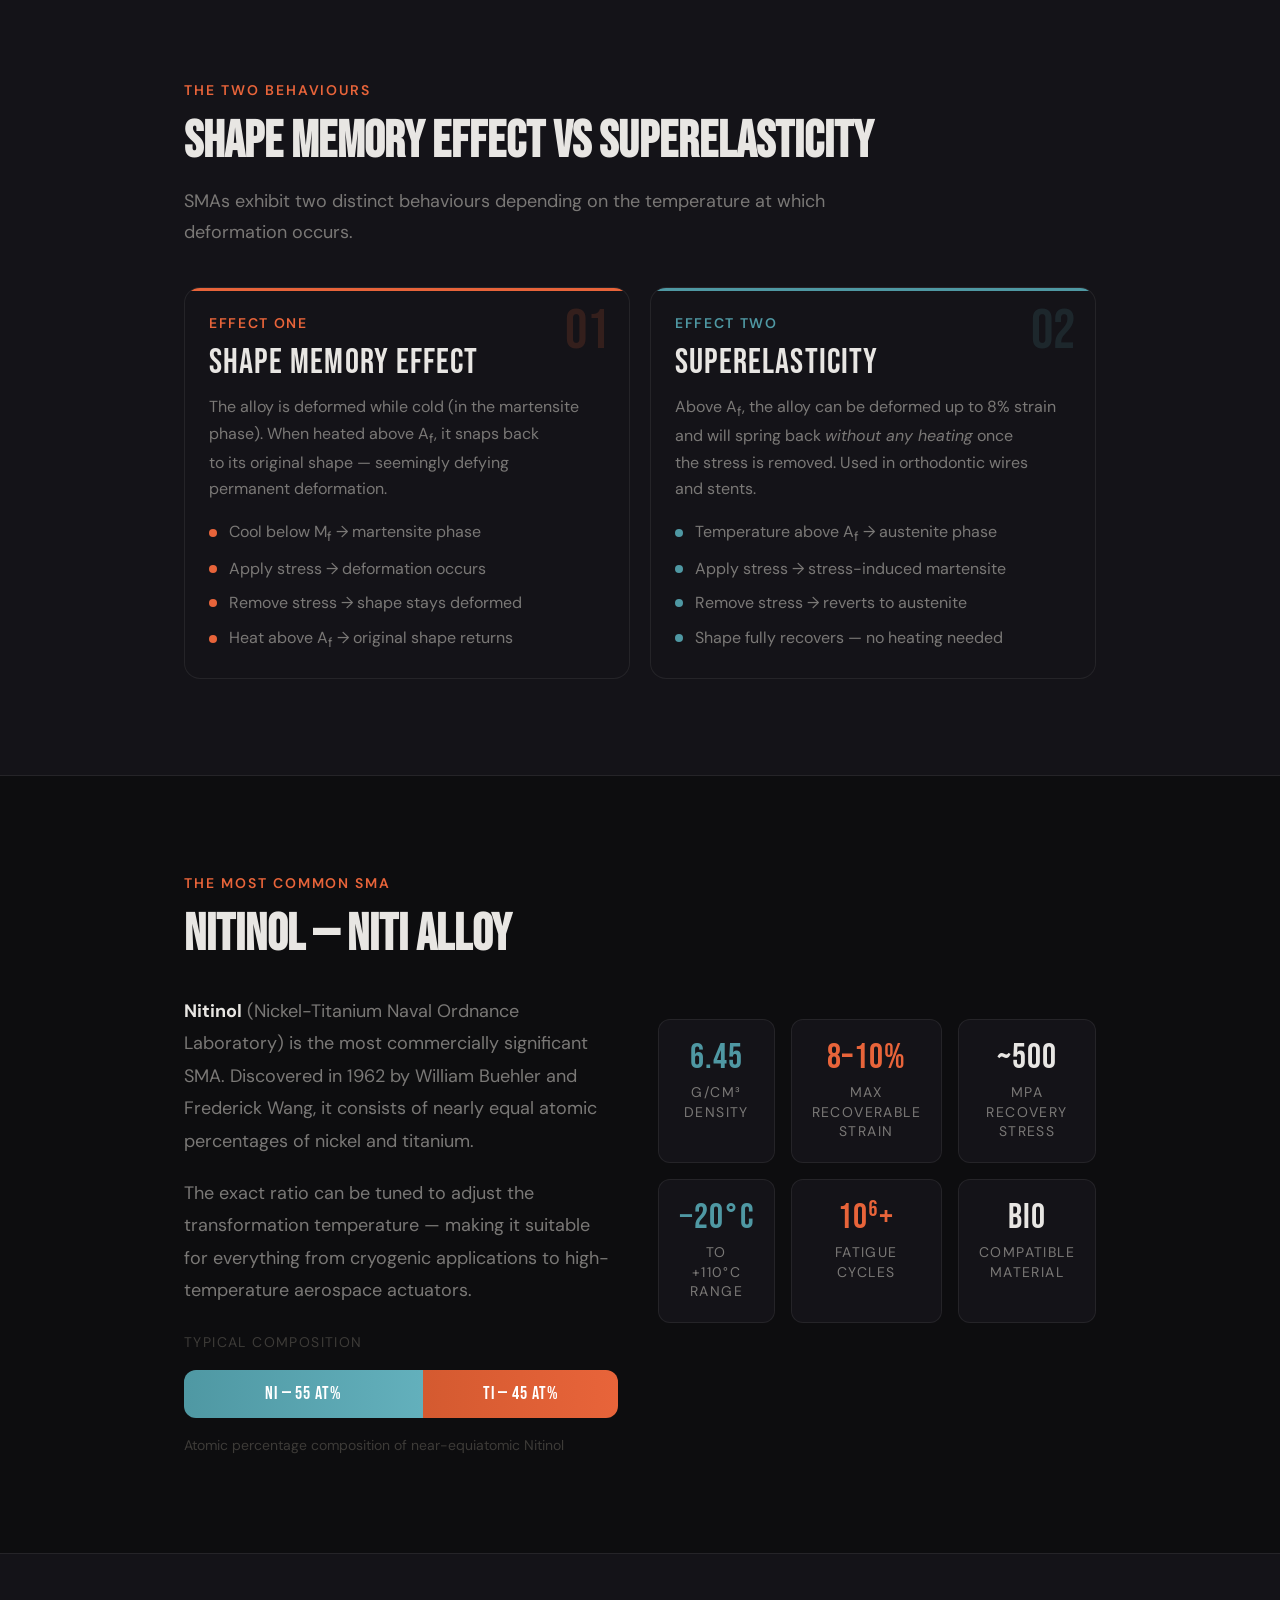
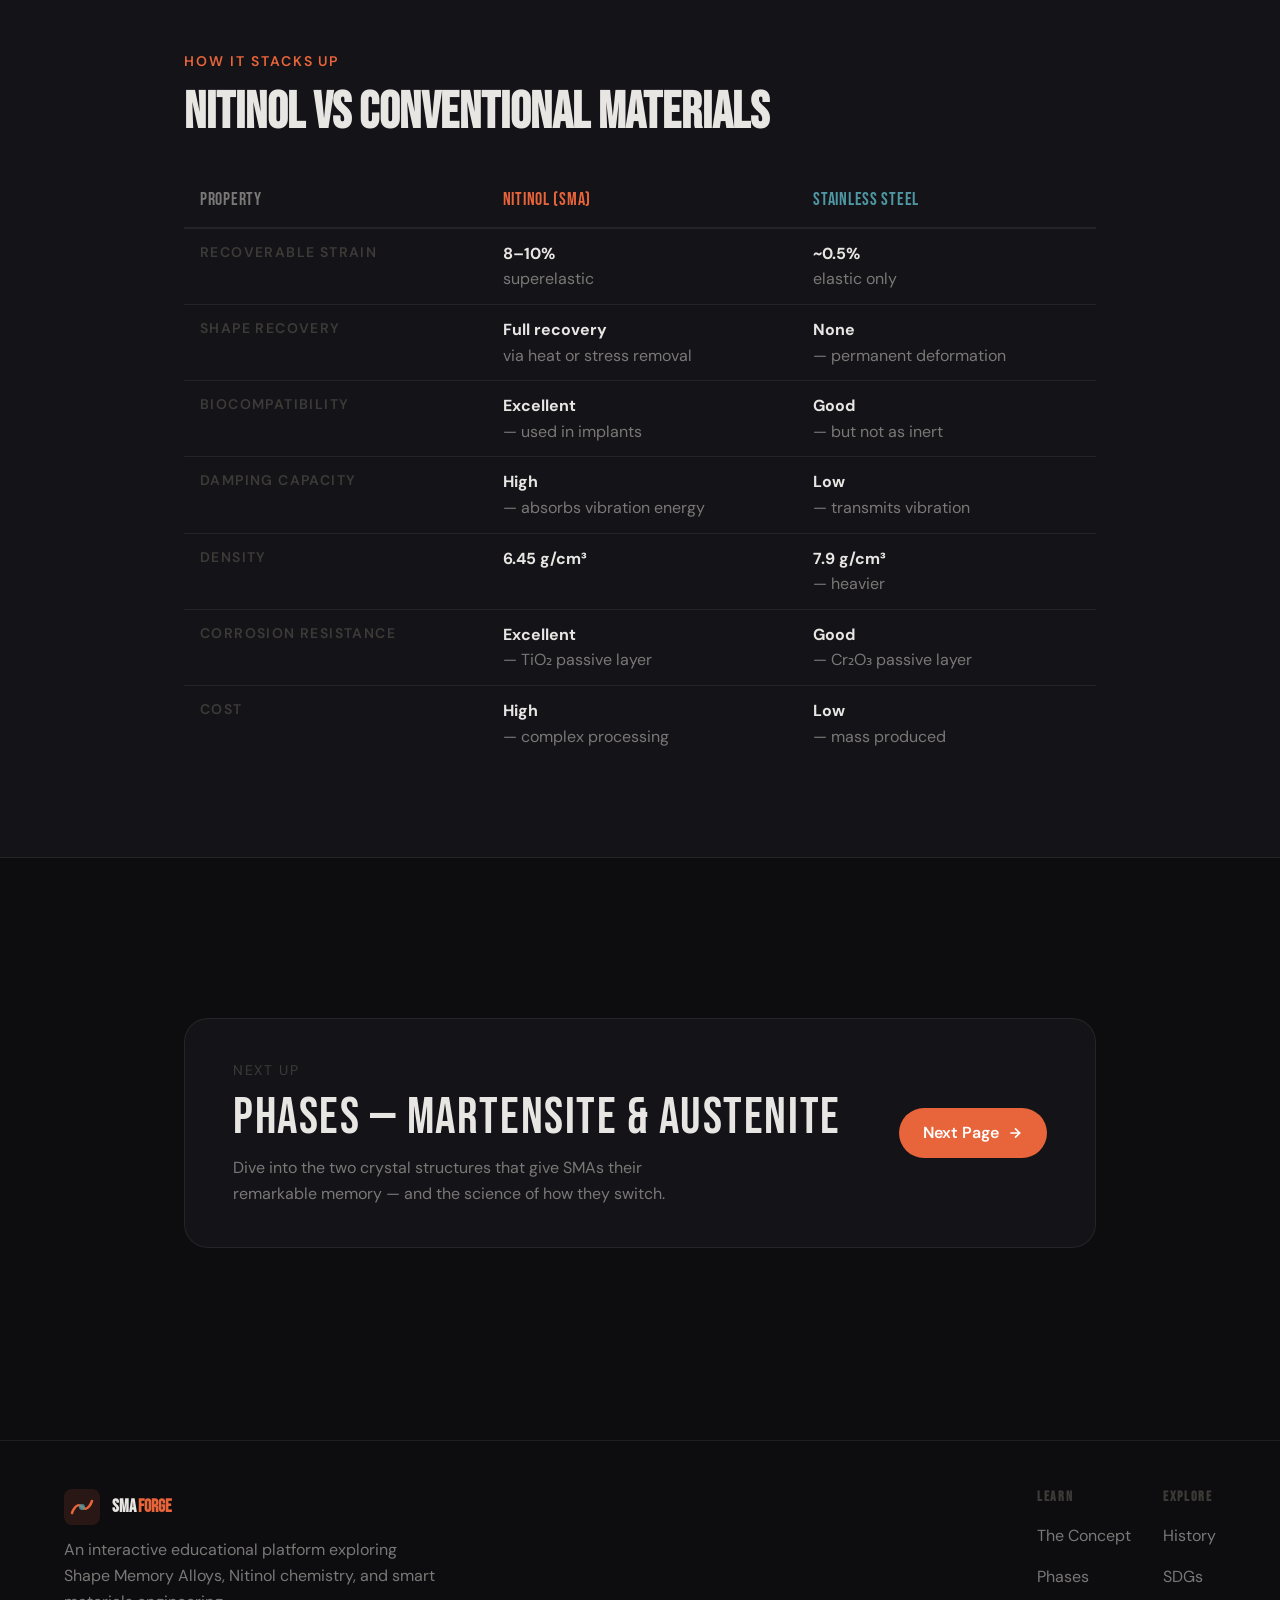
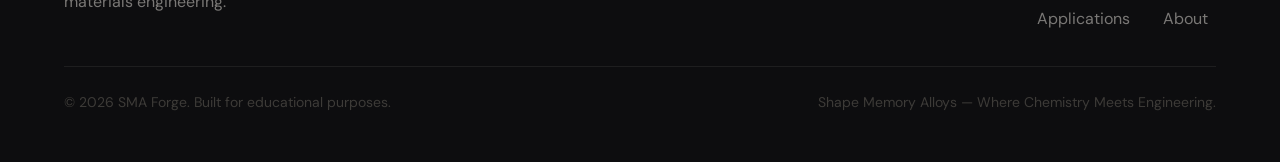
<file: concept.html>
<!DOCTYPE html>
<html lang="en" data-theme="dark">
<head>
  <meta charset="UTF-8" />
  <meta name="viewport" content="width=device-width, initial-scale=1.0" />
  <meta name="description" content="What are Shape Memory Alloys? Learn the concept, chemistry, and atomic science behind SMAs and Nitinol." />
  <title>The Concept — SMA Forge</title>

  <script src="./js/theme.js"></script>

  <link rel="preconnect" href="https://fonts.googleapis.com" />
  <link rel="preconnect" href="https://fonts.gstatic.com" crossorigin />
  <link href="https://fonts.googleapis.com/css2?family=Bebas+Neue&family=DM+Sans:opsz,wght@9..40,300;9..40,400;9..40,500;9..40,700&display=swap" rel="stylesheet" />

  <link rel="stylesheet" href="./css/global.css" />
  <link rel="stylesheet" href="./css/animations.css" />

  <style>
    /* ── Concept-specific styles ── */

    /* Definition block */
    .definition-block {
      background: var(--surface);
      border: 1px solid var(--border);
      border-left: 3px solid var(--accent);
      border-radius: var(--radius-lg);
      padding: var(--space-6) var(--space-8);
      margin-block: var(--space-8);
    }

    .definition-block p {
      font-size: var(--text-lg);
      line-height: 1.75;
      color: var(--text-muted);
      max-width: 72ch;
    }

    .definition-block strong {
      color: var(--text);
    }

    /* Two-column layout */
    .two-col {
      display: grid;
      grid-template-columns: 1fr 1fr;
      gap: var(--space-10);
      align-items: start;
    }

    .two-col--center { align-items: center; }

    /* Comparison table */
    .compare-table {
      width: 100%;
      border-collapse: collapse;
      font-size: var(--text-sm);
    }

    .compare-table th {
      font-family: var(--font-display);
      font-size: var(--text-base);
      font-weight: 400;
      padding: var(--space-3) var(--space-4);
      text-align: left;
      border-bottom: 2px solid var(--border);
      letter-spacing: 0.04em;
    }

    .compare-table th:first-child { color: var(--text-muted); }
    .compare-table th:nth-child(2) { color: var(--accent); }
    .compare-table th:nth-child(3) { color: var(--teal); }

    .compare-table td {
      padding: var(--space-3) var(--space-4);
      color: var(--text-muted);
      border-bottom: 1px solid var(--border);
      vertical-align: top;
      line-height: 1.6;
    }

    .compare-table td:first-child {
      color: var(--text-faint);
      font-size: var(--text-xs);
      text-transform: uppercase;
      letter-spacing: 0.1em;
      font-weight: 600;
      white-space: nowrap;
    }

    .compare-table td strong {
      color: var(--text);
      display: block;
    }

    .compare-table tr:last-child td { border-bottom: none; }

    /* Effect cards */
    .effect-cards {
      display: grid;
      grid-template-columns: 1fr 1fr;
      gap: var(--space-5);
      margin-top: var(--space-6);
    }

    .effect-card {
      background: var(--surface);
      border: 1px solid var(--border);
      border-radius: var(--radius-xl);
      padding: var(--space-6);
      position: relative;
      overflow: hidden;
      transition: border-color var(--transition), transform var(--transition);
    }

    .effect-card:hover {
      border-color: var(--border-hover);
      transform: translateY(-2px);
    }

    .effect-card__accent {
      position: absolute;
      top: 0; left: 0; right: 0;
      height: 3px;
    }

    .effect-card--orange .effect-card__accent { background: var(--accent); }
    .effect-card--teal   .effect-card__accent { background: var(--teal); }

    .effect-card__number {
      font-family: var(--font-display);
      font-size: 3.5rem;
      line-height: 1;
      margin-bottom: var(--space-3);
      opacity: 0.15;
      position: absolute;
      top: var(--space-4);
      right: var(--space-5);
    }

    .effect-card--orange .effect-card__number { color: var(--accent); }
    .effect-card--teal   .effect-card__number { color: var(--teal); }

    .effect-card__label {
      font-size: var(--text-xs);
      text-transform: uppercase;
      letter-spacing: 0.12em;
      font-weight: 600;
      margin-bottom: var(--space-2);
    }

    .effect-card--orange .effect-card__label { color: var(--accent); }
    .effect-card--teal   .effect-card__label { color: var(--teal); }

    .effect-card__title {
      font-family: var(--font-display);
      font-size: var(--text-xl);
      font-weight: 400;
      margin-bottom: var(--space-3);
      letter-spacing: 0.03em;
    }

    .effect-card__desc {
      font-size: var(--text-sm);
      color: var(--text-muted);
      line-height: 1.65;
    }

    .effect-card__steps {
      margin-top: var(--space-4);
      display: flex;
      flex-direction: column;
      gap: var(--space-2);
    }

    .effect-step {
      display: flex;
      align-items: center;
      gap: var(--space-3);
      font-size: var(--text-sm);
      color: var(--text-muted);
    }

    .effect-step__dot {
      width: 8px;
      height: 8px;
      border-radius: 50%;
      flex-shrink: 0;
    }

    .effect-card--orange .effect-step__dot { background: var(--accent); }
    .effect-card--teal   .effect-step__dot { background: var(--teal); }

    /* Composition visual */
    .composition-bar {
      height: 48px;
      border-radius: var(--radius-lg);
      overflow: hidden;
      display: flex;
      margin-block: var(--space-4);
    }

    .composition-bar__ni {
      background: linear-gradient(90deg, var(--teal), #63b0bc);
      display: flex;
      align-items: center;
      justify-content: center;
      font-family: var(--font-display);
      font-size: var(--text-base);
      font-weight: 400;
      color: #fff;
      letter-spacing: 0.05em;
      transition: flex var(--transition);
    }

    .composition-bar__ti {
      background: linear-gradient(90deg, #d45a30, var(--accent));
      display: flex;
      align-items: center;
      justify-content: center;
      font-family: var(--font-display);
      font-size: var(--text-base);
      font-weight: 400;
      color: #fff;
      letter-spacing: 0.05em;
    }

    /* Property stat */
    .property-grid {
      display: grid;
      grid-template-columns: repeat(3, 1fr);
      gap: var(--space-4);
      margin-top: var(--space-6);
    }

    .property-stat {
      background: var(--surface);
      border: 1px solid var(--border);
      border-radius: var(--radius-lg);
      padding: var(--space-5);
      text-align: center;
    }

    .property-stat__value {
      font-family: var(--font-display);
      font-size: var(--text-xl);
      font-weight: 400;
      line-height: 1;
      margin-bottom: var(--space-2);
      letter-spacing: 0.03em;
    }

    .property-stat__label {
      font-size: var(--text-xs);
      color: var(--text-muted);
      text-transform: uppercase;
      letter-spacing: 0.1em;
      line-height: 1.4;
    }

    /* Info callout */
    .callout {
      display: flex;
      gap: var(--space-4);
      background: var(--surface-2);
      border: 1px solid var(--border);
      border-radius: var(--radius-lg);
      padding: var(--space-5) var(--space-6);
      margin-top: var(--space-6);
    }

    .callout__icon {
      font-size: 1.5rem;
      flex-shrink: 0;
      margin-top: 2px;
    }

    .callout__text {
      font-size: var(--text-sm);
      color: var(--text-muted);
      line-height: 1.7;
    }

    .callout__text strong { color: var(--text); }

    /* Section divider with label */
    .section-divider {
      display: flex;
      align-items: center;
      gap: var(--space-4);
      margin-block: var(--space-12);
    }

    .section-divider__line {
      flex: 1;
      height: 1px;
      background: var(--border);
    }

    .section-divider__label {
      font-size: var(--text-xs);
      text-transform: uppercase;
      letter-spacing: 0.14em;
      color: var(--text-faint);
      white-space: nowrap;
    }

    /* Next page CTA */
    .next-cta {
      background: var(--surface);
      border: 1px solid var(--border);
      border-radius: var(--radius-2xl);
      padding: var(--space-10) var(--space-12);
      display: flex;
      align-items: center;
      justify-content: space-between;
      gap: var(--space-8);
      margin-top: var(--space-16);
      transition: border-color var(--transition);
    }

    .next-cta:hover { border-color: var(--border-hover); }

    .next-cta__label {
      font-size: var(--text-xs);
      text-transform: uppercase;
      letter-spacing: 0.12em;
      color: var(--text-faint);
      margin-bottom: var(--space-2);
    }

    .next-cta__title {
      font-family: var(--font-display);
      font-size: var(--text-2xl);
      font-weight: 400;
      letter-spacing: 0.03em;
    }

    .next-cta__desc {
      font-size: var(--text-sm);
      color: var(--text-muted);
      margin-top: var(--space-2);
      max-width: 45ch;
    }

    /* Responsive */
    @media (max-width: 768px) {
      .two-col { grid-template-columns: 1fr; }
      .effect-cards { grid-template-columns: 1fr; }
      .property-grid { grid-template-columns: 1fr 1fr; }
      .next-cta {
        flex-direction: column;
        align-items: flex-start;
        padding: var(--space-8);
      }
    }

    @media (max-width: 480px) {
      .property-grid { grid-template-columns: 1fr; }
    }
  </style>
</head>

<body class="page-enter">
  <a href="#main" class="skip-link">Skip to content</a>

  <!-- ═══════════════════ NAVBAR ═══════════════════ -->
  <nav class="navbar" role="navigation" aria-label="Main navigation">
    <div class="navbar__inner">
      <a href="./index.html" class="navbar__logo" aria-label="SMA Forge Home">
        <svg class="navbar__logo-icon" viewBox="0 0 36 36" fill="none" aria-hidden="true">
          <rect width="36" height="36" rx="8" fill="rgba(232,100,58,0.12)"/>
          <path d="M8 24 C8 24, 12 12, 18 18 C24 24, 28 12, 28 12"
                stroke="#e8643a" stroke-width="2.5" stroke-linecap="round" fill="none"/>
          <circle cx="18" cy="18" r="3" fill="#4f98a3" opacity="0.8"/>
        </svg>
        <span class="navbar__logo-text">SMA <span>Forge</span></span>
      </a>

      <ul class="navbar__links" role="list">
        <li><a href="./index.html">Home</a></li>
        <li><a href="./concept.html">Concept</a></li>
        <li><a href="./phases.html">Phases</a></li>
        <li><a href="./applications.html">Applications</a></li>
        <li><a href="./history.html">History</a></li>
        <li><a href="./sdgs.html">SDGs</a></li>
        <li><a href="./about.html">About</a></li>
      </ul>

      <div class="navbar__controls">
        <button class="theme-toggle" data-theme-toggle aria-label="Switch to light mode"></button>
        <button class="navbar__hamburger" aria-label="Open menu" aria-expanded="false">
          <span></span><span></span><span></span>
        </button>
      </div>
    </div>
  </nav>

  <div class="navbar__mobile" id="mobile-menu">
    <a href="./index.html">Home</a>
    <a href="./concept.html">Concept</a>
    <a href="./phases.html">Phases</a>
    <a href="./applications.html">Applications</a>
    <a href="./history.html">History</a>
    <a href="./sdgs.html">SDGs</a>
    <a href="./about.html">About</a>
  </div>

  <main id="main">

    <!-- ═══════════════════ PAGE HERO ═══════════════════ -->
    <section class="page-hero" style="background: radial-gradient(ellipse 70% 50% at 80% 50%, rgba(232,100,58,0.06), transparent);">
      <div class="container--narrow">
        <p class="page-hero__label hero-animate-1">01 — Concept</p>
        <h1 class="page-hero__title hero-animate-2">
          What Are Shape<br>
          <span class="gradient-text">Memory Alloys?</span>
        </h1>
        <p class="page-hero__subtitle hero-animate-3">
          Smart metallic materials that can recover their original shape
          after large deformations — up to 8–10% strain — when exposed
          to temperature or stress changes. That's 10× greater than
          ordinary steel's elastic limit.
        </p>
      </div>
    </section>

    <!-- ═══════════════════ DEFINITION ═══════════════════ -->
    <section class="section">
      <div class="container--narrow">

        <div class="definition-block" data-reveal>
          <p>
            A <strong>Shape Memory Alloy (SMA)</strong> is a metallic alloy that,
            after being deformed at a low temperature, can return to its
            pre-deformed shape when heated above a critical temperature known
            as the <strong>austenite finish temperature (A<sub>f</sub>)</strong>.
            This behaviour arises from a reversible solid-state phase transformation
            between two crystal structures — <strong>martensite</strong> and
            <strong>austenite</strong>.
          </p>
        </div>

        <div class="two-col two-col--center" style="margin-top: var(--space-10);">
          <div data-reveal>
            <p class="section-label">The Core Phenomenon</p>
            <h2 class="section-title">Why Metals Can "Remember"</h2>
            <p style="color: var(--text-muted); line-height: 1.8; margin-bottom: var(--space-4);">
              Ordinary metals deform permanently when bent past their elastic limit.
              SMAs are different — their internal crystal structure can switch
              between two stable phases depending on temperature and stress.
            </p>
            <p style="color: var(--text-muted); line-height: 1.8;">
              This transformation is not just elastic springback. The atoms
              literally <strong style="color: var(--text);">reorganise themselves</strong>
              into a different arrangement, then reorganise back — carrying the
              material's shape information with them each time.
            </p>
          </div>

          <div data-reveal data-delay="2">
            <div class="callout">
              <div class="callout__icon">🌡️</div>
              <div class="callout__text">
                <strong>Key Temperature: A<sub>f</sub></strong><br>
                For Nitinol used in biomedical devices, A<sub>f</sub> is tuned
                to just below <strong>37°C</strong> — human body temperature —
                so the alloy is superelastic at body temp and activates
                automatically inside the body.
              </div>
            </div>
            <div class="callout" style="margin-top: var(--space-4);">
              <div class="callout__icon">⚗️</div>
              <div class="callout__text">
                <strong>It's not shape memory like rubber.</strong><br>
                Rubber is elastic — it stores mechanical energy. SMAs
                store <strong>thermodynamic information</strong> in their
                crystal lattice. A completely different mechanism.
              </div>
            </div>
          </div>
        </div>

      </div>
    </section>

    <!-- ═══════════════════ TWO EFFECTS ═══════════════════ -->
    <section class="section" style="background: var(--surface); border-top: 1px solid var(--border); border-bottom: 1px solid var(--border);">
      <div class="container--narrow">
        <p class="section-label" data-reveal>The Two Behaviours</p>
        <h2 class="section-title" data-reveal data-delay="1">
          Shape Memory Effect vs Superelasticity
        </h2>
        <p class="section-subtitle" data-reveal data-delay="2">
          SMAs exhibit two distinct behaviours depending on the temperature
          at which deformation occurs.
        </p>

        <div class="effect-cards">
          <div class="effect-card effect-card--orange" data-reveal data-delay="1">
            <div class="effect-card__accent"></div>
            <div class="effect-card__number">01</div>
            <div class="effect-card__label">Effect One</div>
            <h3 class="effect-card__title">Shape Memory Effect</h3>
            <p class="effect-card__desc">
              The alloy is deformed while cold (in the martensite phase).
              When heated above A<sub>f</sub>, it snaps back to its
              original shape — seemingly defying permanent deformation.
            </p>
            <div class="effect-card__steps">
              <div class="effect-step">
                <div class="effect-step__dot"></div>
                <span>Cool below M<sub>f</sub> → martensite phase</span>
              </div>
              <div class="effect-step">
                <div class="effect-step__dot"></div>
                <span>Apply stress → deformation occurs</span>
              </div>
              <div class="effect-step">
                <div class="effect-step__dot"></div>
                <span>Remove stress → shape stays deformed</span>
              </div>
              <div class="effect-step">
                <div class="effect-step__dot"></div>
                <span>Heat above A<sub>f</sub> → original shape returns</span>
              </div>
            </div>
          </div>

          <div class="effect-card effect-card--teal" data-reveal data-delay="2">
            <div class="effect-card__accent"></div>
            <div class="effect-card__number">02</div>
            <div class="effect-card__label">Effect Two</div>
            <h3 class="effect-card__title">Superelasticity</h3>
            <p class="effect-card__desc">
              Above A<sub>f</sub>, the alloy can be deformed up to 8% strain
              and will spring back <em>without any heating</em> once the
              stress is removed. Used in orthodontic wires and stents.
            </p>
            <div class="effect-card__steps">
              <div class="effect-step">
                <div class="effect-step__dot"></div>
                <span>Temperature above A<sub>f</sub> → austenite phase</span>
              </div>
              <div class="effect-step">
                <div class="effect-step__dot"></div>
                <span>Apply stress → stress-induced martensite</span>
              </div>
              <div class="effect-step">
                <div class="effect-step__dot"></div>
                <span>Remove stress → reverts to austenite</span>
              </div>
              <div class="effect-step">
                <div class="effect-step__dot"></div>
                <span>Shape fully recovers — no heating needed</span>
              </div>
            </div>
          </div>
        </div>
      </div>
    </section>

    <!-- ═══════════════════ NITINOL ═══════════════════ -->
    <section class="section">
      <div class="container--narrow">
        <p class="section-label" data-reveal>The Most Common SMA</p>
        <h2 class="section-title" data-reveal data-delay="1">Nitinol — NiTi Alloy</h2>

        <div class="two-col" style="margin-top: var(--space-8);">
          <div data-reveal data-delay="1">
            <p style="color: var(--text-muted); line-height: 1.8; margin-bottom: var(--space-5);">
              <strong style="color: var(--text);">Nitinol</strong> (Nickel-Titanium Naval Ordnance Laboratory)
              is the most commercially significant SMA. Discovered in 1962 by
              William Buehler and Frederick Wang, it consists of nearly equal
              atomic percentages of nickel and titanium.
            </p>

            <p style="color: var(--text-muted); line-height: 1.8; margin-bottom: var(--space-6);">
              The exact ratio can be tuned to adjust the transformation
              temperature — making it suitable for everything from
              cryogenic applications to high-temperature aerospace actuators.
            </p>

            <div>
              <p style="font-size: var(--text-xs); text-transform: uppercase;
                        letter-spacing: 0.1em; color: var(--text-faint);
                        margin-bottom: var(--space-3);">Typical Composition</p>
              <div class="composition-bar">
                <div class="composition-bar__ni" style="flex: 55;">
                  Ni — 55 at%
                </div>
                <div class="composition-bar__ti" style="flex: 45;">
                  Ti — 45 at%
                </div>
              </div>
              <p style="font-size: var(--text-xs); color: var(--text-faint); margin-top: var(--space-2);">
                Atomic percentage composition of near-equiatomic Nitinol
              </p>
            </div>
          </div>

          <div data-reveal data-delay="2">
            <div class="property-grid">
              <div class="property-stat">
                <div class="property-stat__value text-teal">6.45</div>
                <div class="property-stat__label">g/cm³ Density</div>
              </div>
              <div class="property-stat">
                <div class="property-stat__value text-accent">8–10%</div>
                <div class="property-stat__label">Max Recoverable Strain</div>
              </div>
              <div class="property-stat">
                <div class="property-stat__value" style="color: var(--text);">~500</div>
                <div class="property-stat__label">MPa Recovery Stress</div>
              </div>
              <div class="property-stat">
                <div class="property-stat__value text-teal">−20°C</div>
                <div class="property-stat__label">to +110°C Range</div>
              </div>
              <div class="property-stat">
                <div class="property-stat__value text-accent">10⁶+</div>
                <div class="property-stat__label">Fatigue Cycles</div>
              </div>
              <div class="property-stat">
                <div class="property-stat__value" style="color: var(--text);">Bio</div>
                <div class="property-stat__label">Compatible Material</div>
              </div>
            </div>
          </div>
        </div>
      </div>
    </section>

    <!-- ═══════════════════ COMPARISON TABLE ═══════════════════ -->
    <section class="section" style="background: var(--surface); border-top: 1px solid var(--border); border-bottom: 1px solid var(--border);">
      <div class="container--narrow">
        <p class="section-label" data-reveal>How It Stacks Up</p>
        <h2 class="section-title" data-reveal data-delay="1">
          Nitinol vs Conventional Materials
        </h2>

        <div style="overflow-x: auto; margin-top: var(--space-8);" data-reveal data-delay="2">
          <table class="compare-table" role="table">
            <thead>
              <tr>
                <th scope="col">Property</th>
                <th scope="col">Nitinol (SMA)</th>
                <th scope="col">Stainless Steel</th>
              </tr>
            </thead>
            <tbody>
              <tr>
                <td>Recoverable Strain</td>
                <td><strong>8–10%</strong> superelastic</td>
                <td><strong>~0.5%</strong> elastic only</td>
              </tr>
              <tr>
                <td>Shape Recovery</td>
                <td><strong>Full recovery</strong> via heat or stress removal</td>
                <td><strong>None</strong> — permanent deformation</td>
              </tr>
              <tr>
                <td>Biocompatibility</td>
                <td><strong>Excellent</strong> — used in implants</td>
                <td><strong>Good</strong> — but not as inert</td>
              </tr>
              <tr>
                <td>Damping Capacity</td>
                <td><strong>High</strong> — absorbs vibration energy</td>
                <td><strong>Low</strong> — transmits vibration</td>
              </tr>
              <tr>
                <td>Density</td>
                <td><strong>6.45 g/cm³</strong></td>
                <td><strong>7.9 g/cm³</strong> — heavier</td>
              </tr>
              <tr>
                <td>Corrosion Resistance</td>
                <td><strong>Excellent</strong> — TiO₂ passive layer</td>
                <td><strong>Good</strong> — Cr₂O₃ passive layer</td>
              </tr>
              <tr>
                <td>Cost</td>
                <td><strong>High</strong> — complex processing</td>
                <td><strong>Low</strong> — mass produced</td>
              </tr>
            </tbody>
          </table>
        </div>
      </div>
    </section>

    <!-- ═══════════════════ NEXT PAGE CTA ═══════════════════ -->
    <section class="section">
      <div class="container--narrow">
        <a href="./phases.html" class="next-cta" data-reveal>
          <div>
            <p class="next-cta__label">Next Up</p>
            <h2 class="next-cta__title">Phases — Martensite & Austenite</h2>
            <p class="next-cta__desc">
              Dive into the two crystal structures that give SMAs their
              remarkable memory — and the science of how they switch.
            </p>
          </div>
          <div>
            <span class="btn btn-primary">
              Next Page
              <svg width="16" height="16" viewBox="0 0 24 24" fill="none"
                   stroke="currentColor" stroke-width="2.5" aria-hidden="true">
                <path d="M5 12h14M12 5l7 7-7 7"/>
              </svg>
            </span>
          </div>
        </a>
      </div>
    </section>

  </main>

  <!-- ═══════════════════ FOOTER ═══════════════════ -->
  <footer class="footer" role="contentinfo">
    <div class="footer__inner">
      <div class="footer__top">
        <div class="footer__brand">
          <a href="./index.html" class="navbar__logo" aria-label="SMA Forge Home">
            <svg class="navbar__logo-icon" viewBox="0 0 36 36" fill="none" aria-hidden="true">
              <rect width="36" height="36" rx="8" fill="rgba(232,100,58,0.12)"/>
              <path d="M8 24 C8 24, 12 12, 18 18 C24 24, 28 12, 28 12"
                    stroke="#e8643a" stroke-width="2.5" stroke-linecap="round" fill="none"/>
              <circle cx="18" cy="18" r="3" fill="#4f98a3" opacity="0.8"/>
            </svg>
            <span class="navbar__logo-text">SMA <span>Forge</span></span>
          </a>
          <p>An interactive educational platform exploring Shape Memory Alloys, Nitinol chemistry, and smart materials engineering.</p>
        </div>
        <nav class="footer__nav" aria-label="Footer navigation">
          <div class="footer__nav-group">
            <h4>Learn</h4>
            <ul role="list">
              <li><a href="./concept.html">The Concept</a></li>
              <li><a href="./phases.html">Phases</a></li>
              <li><a href="./applications.html">Applications</a></li>
            </ul>
          </div>
          <div class="footer__nav-group">
            <h4>Explore</h4>
            <ul role="list">
              <li><a href="./history.html">History</a></li>
              <li><a href="./sdgs.html">SDGs</a></li>
              <li><a href="./about.html">About</a></li>
            </ul>
          </div>
        </nav>
      </div>
      <div class="footer__bottom">
        <span>© 2026 SMA Forge. Built for educational purposes.</span>
        <span>Shape Memory Alloys — Where Chemistry Meets Engineering.</span>
      </div>
    </div>
  </footer>

  <script src="./js/navbar.js"></script>
</body>
</html>
</file>
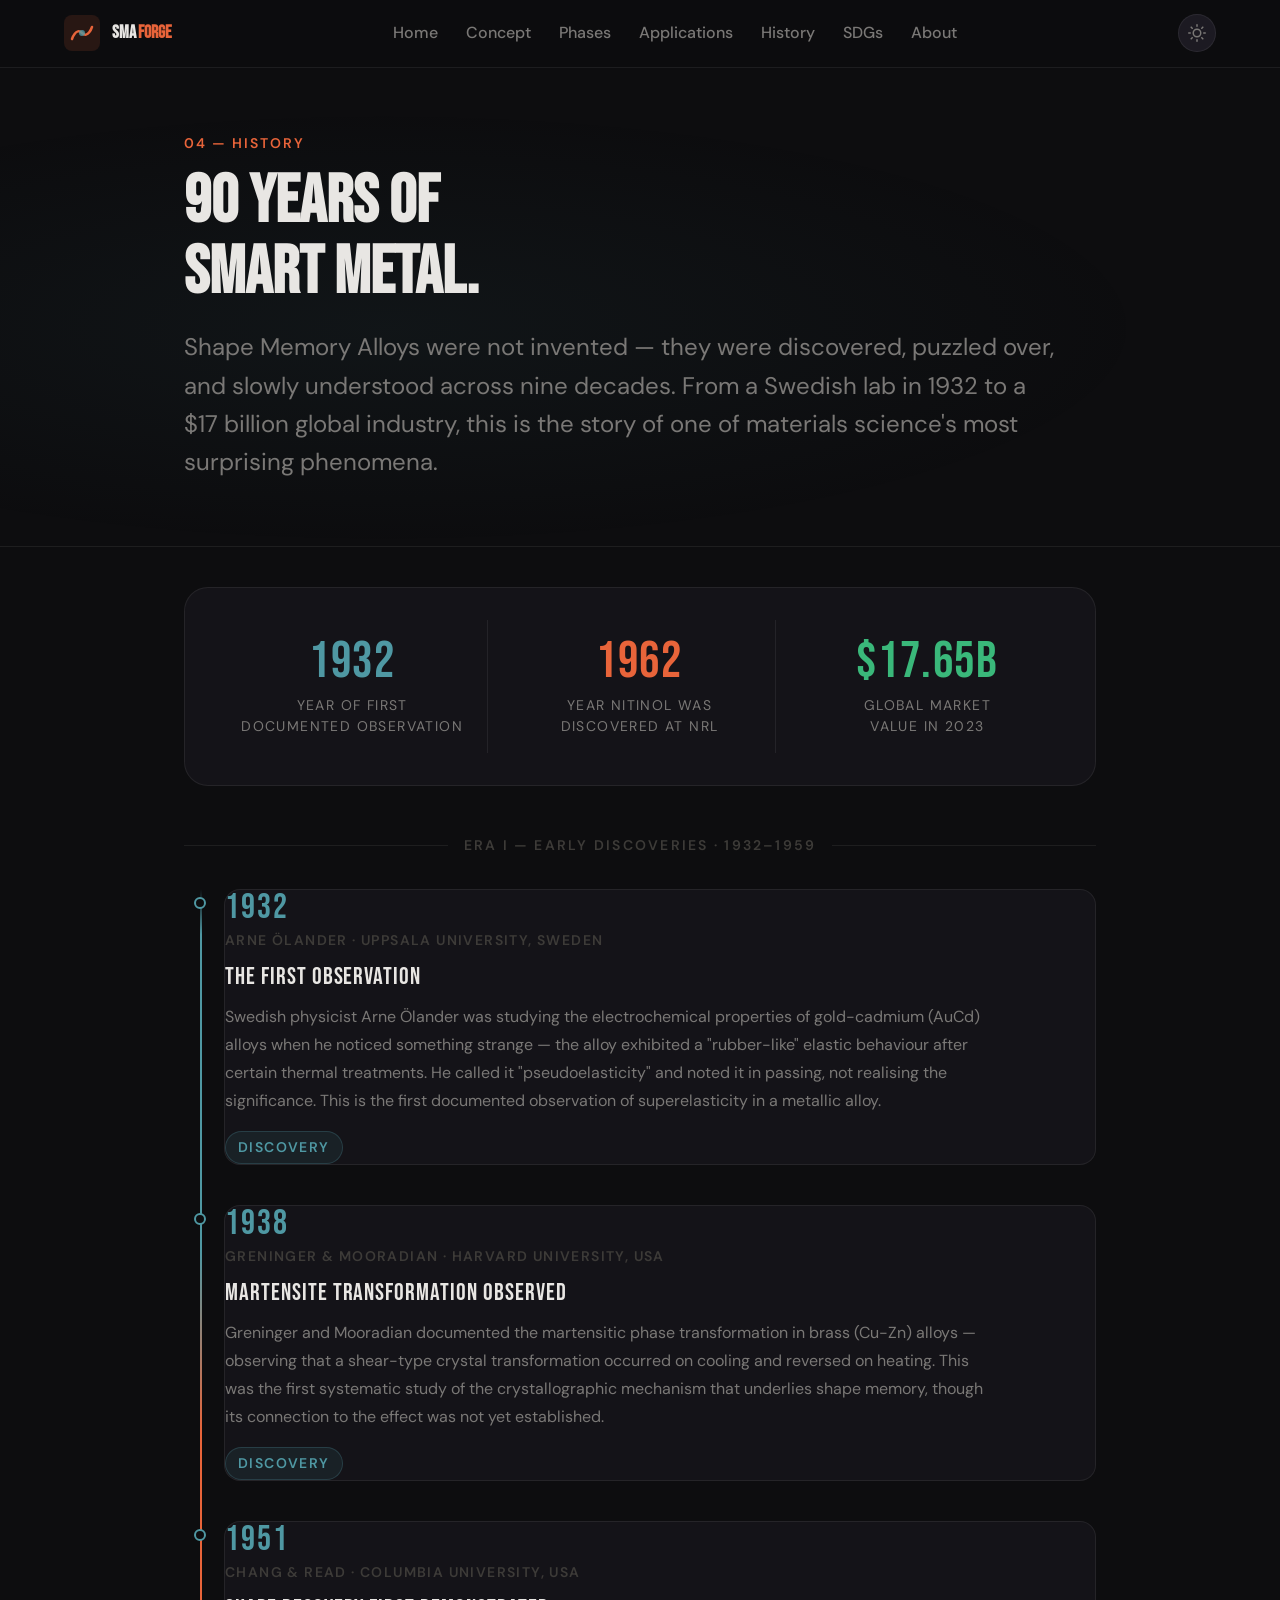
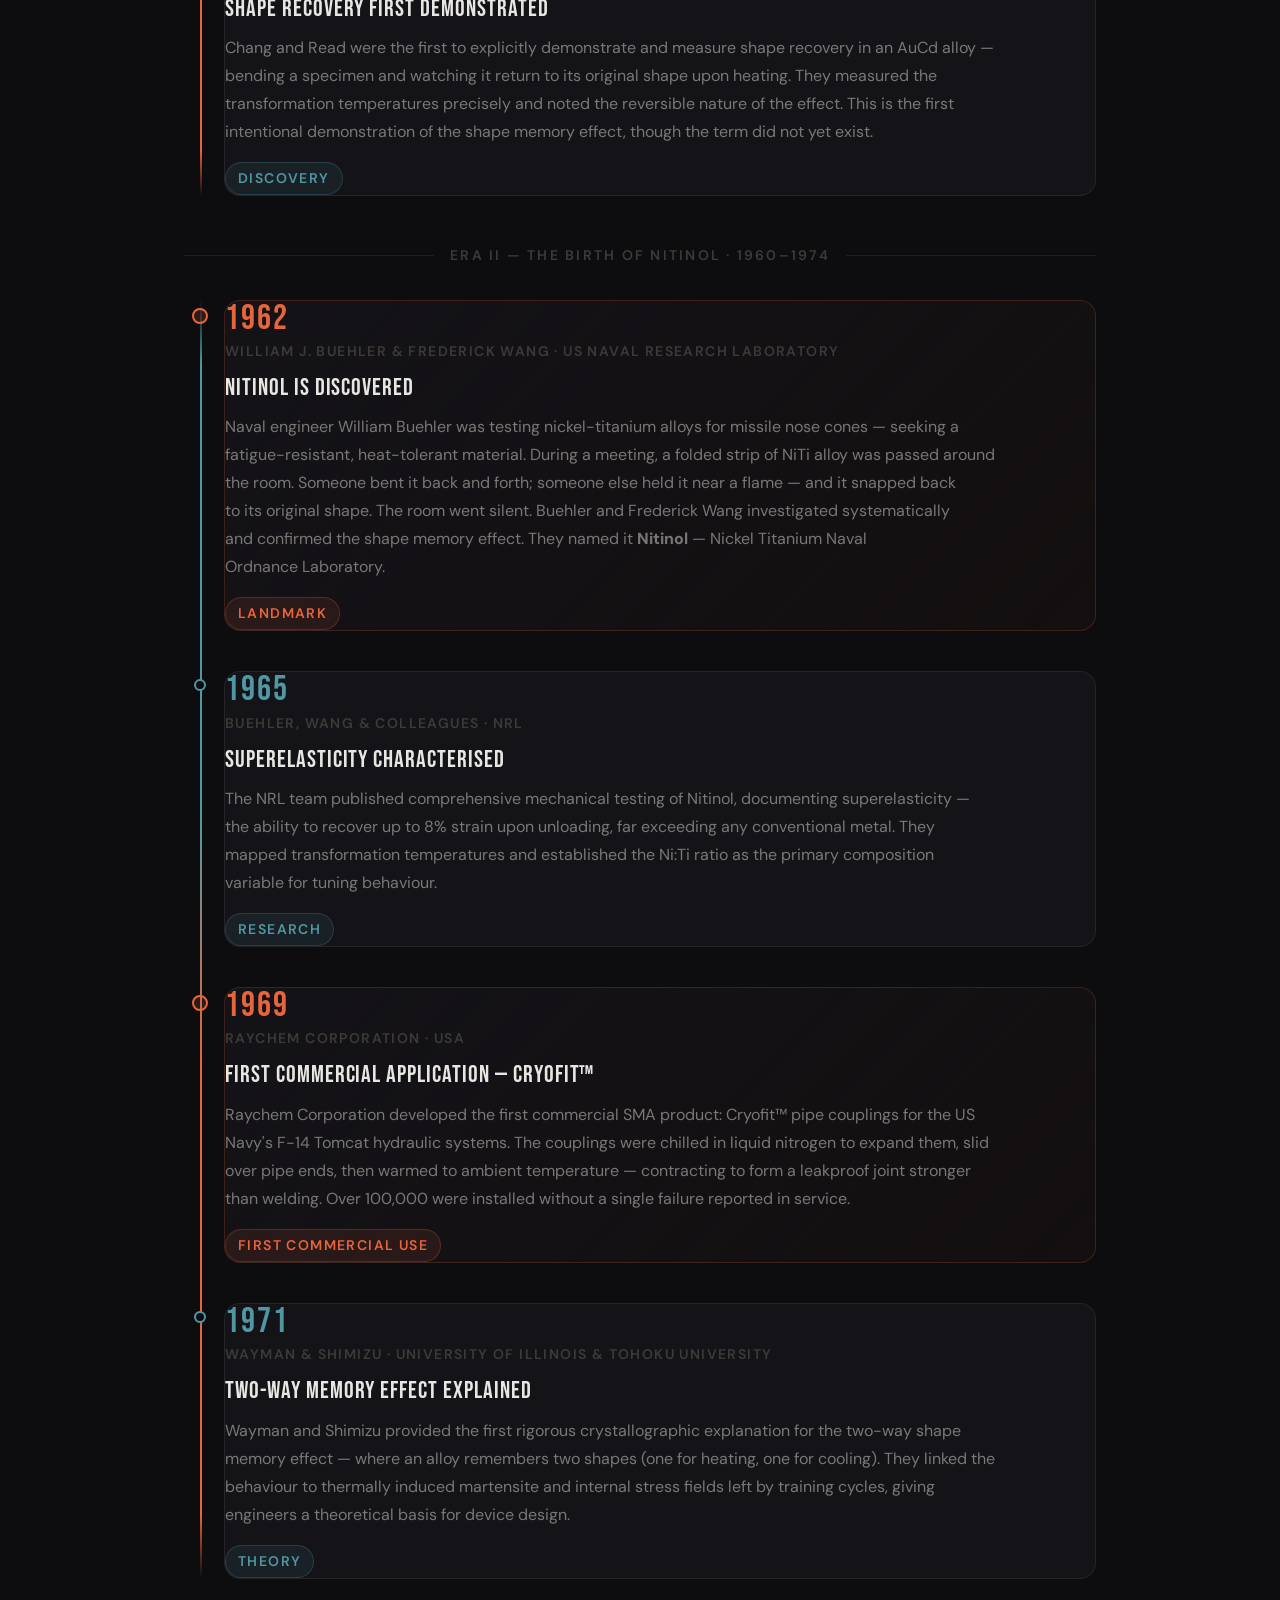
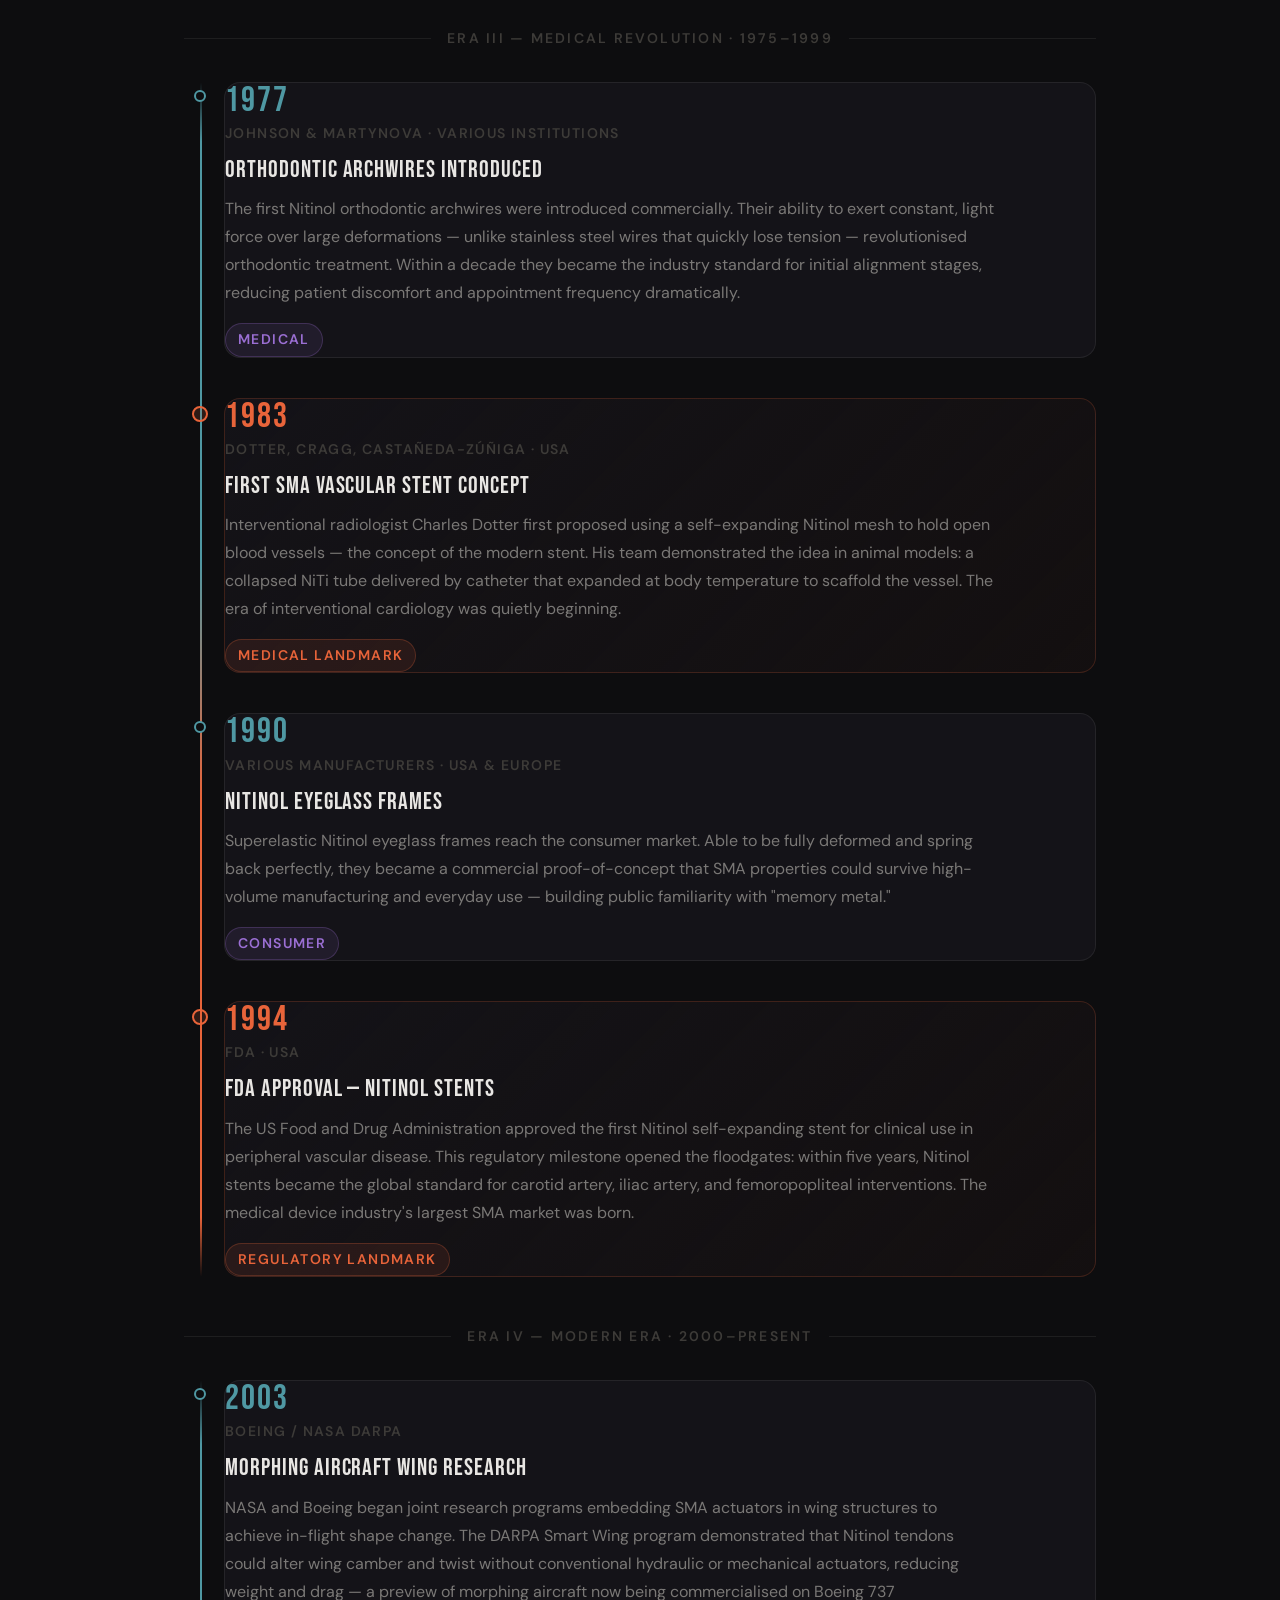
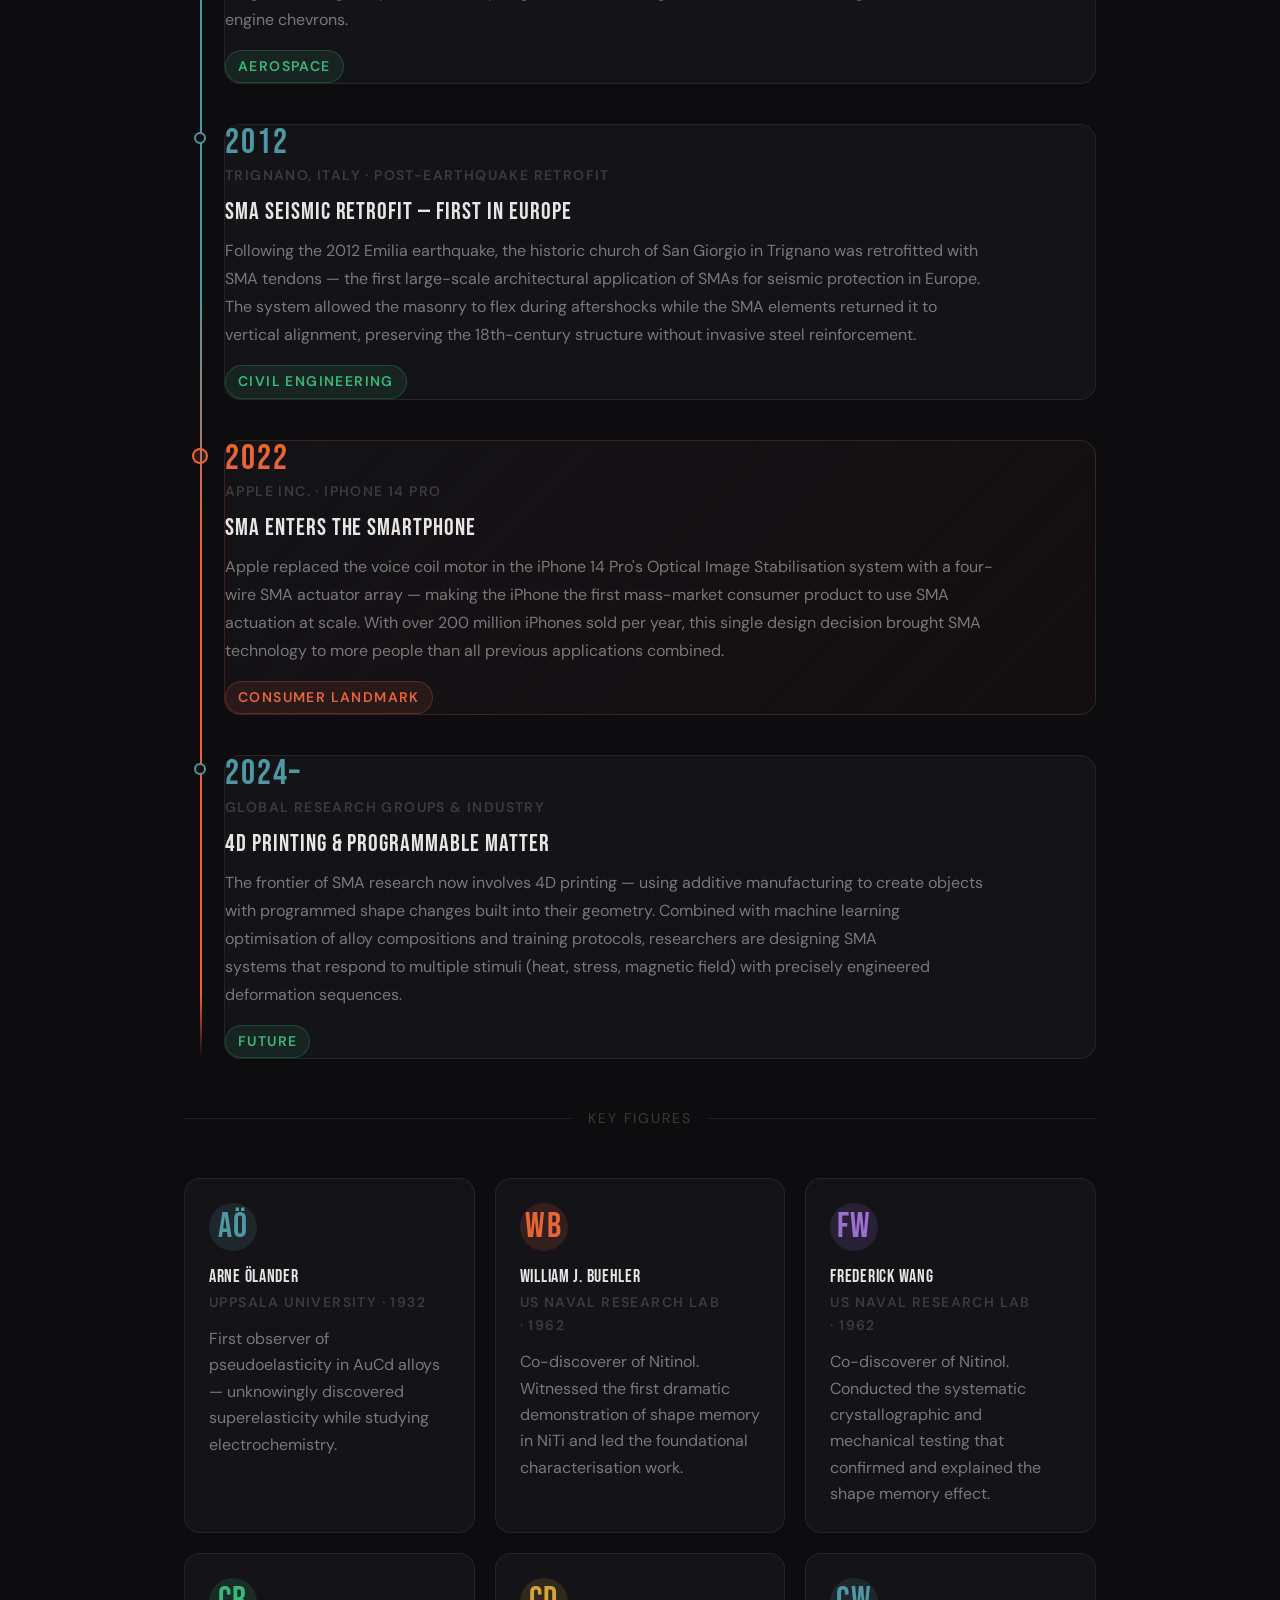
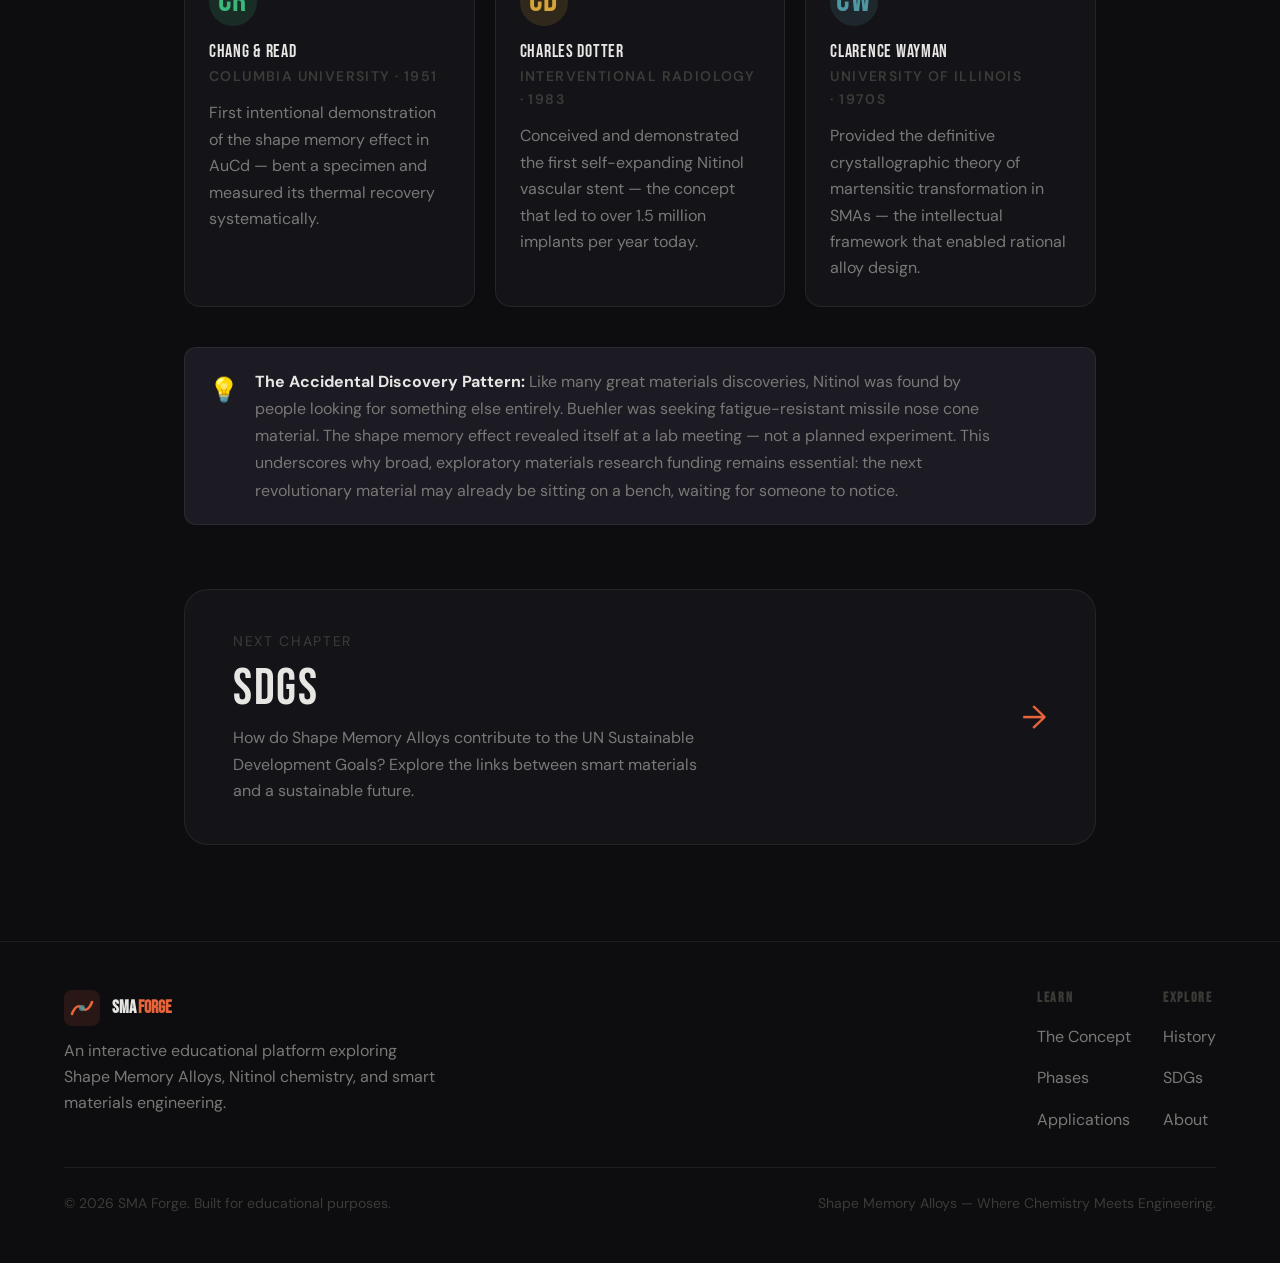
<file: history.html>
<!DOCTYPE html>
<html lang="en" data-theme="dark">
<head>
  <meta charset="UTF-8" />
  <meta name="viewport" content="width=device-width, initial-scale=1.0" />
  <meta name="description" content="The history of Shape Memory Alloys — from Arne Ölander's 1932 discovery to Nitinol and the modern SMA industry." />
  <title>History — SMA Forge</title>

  <script src="./js/theme.js"></script>

  <link rel="preconnect" href="https://fonts.googleapis.com" />
  <link rel="preconnect" href="https://fonts.gstatic.com" crossorigin />
  <link href="https://fonts.googleapis.com/css2?family=Bebas+Neue&family=DM+Sans:opsz,wght@9..40,300;9..40,400;9..40,500;9..40,700&display=swap" rel="stylesheet" />

  <link rel="stylesheet" href="./css/global.css" />
  <link rel="stylesheet" href="./css/animations.css" />

  <style>

    /* ── Era label ── */
    .era-label {
      font-size: var(--text-xs);
      text-transform: uppercase;
      letter-spacing: 0.14em;
      font-weight: 600;
      padding: var(--space-1) var(--space-3);
      border-radius: var(--radius-full);
      border: 1px solid var(--border);
      color: var(--text-faint);
      width: fit-content;
      margin-bottom: var(--space-8);
    }

    /* ── Timeline container ── */
    .timeline {
      position: relative;
      padding-left: var(--space-10);
    }

    /* Vertical spine */
    .timeline::before {
      content: '';
      position: absolute;
      left: 16px;
      top: 0;
      bottom: 0;
      width: 2px;
      background: linear-gradient(
        to bottom,
        transparent,
        var(--teal) 5%,
        var(--teal) 40%,
        var(--accent) 60%,
        var(--accent) 95%,
        transparent
      );
    }

    /* ── Timeline entry ── */
    .tl-entry {
      position: relative;
      margin-bottom: var(--space-10);
      transition: opacity var(--transition);
    }

    .tl-entry:last-child { margin-bottom: 0; }

    /* Dot on spine */
    .tl-entry::before {
      content: '';
      position: absolute;
      left: calc(-1 * var(--space-10) + 10px);
      top: 8px;
      width: 12px;
      height: 12px;
      border-radius: 50%;
      border: 2px solid var(--teal);
      background: var(--bg);
      z-index: 1;
      transition: border-color var(--transition), transform var(--transition);
    }

    .tl-entry:hover::before {
      transform: scale(1.4);
    }

    /* Milestone entries get accent colour */
    .tl-entry--milestone::before {
      border-color: var(--accent);
      background: rgba(232,100,58,0.15);
      width: 16px;
      height: 16px;
      left: calc(-1 * var(--space-10) + 8px);
    }

    /* ── Entry inner card ── */
    .tl-card {
      background: var(--surface);
      border: 1px solid var(--border);
      border-radius: var(--radius-xl);
      padding: var(--space-6) var(--space-7);
      transition: border-color var(--transition), transform var(--transition);
    }

    .tl-entry:hover .tl-card {
      border-color: var(--border-hover);
      transform: translateX(4px);
    }

    .tl-entry--milestone .tl-card {
      border-color: rgba(232,100,58,0.2);
      background: linear-gradient(135deg, var(--surface), rgba(232,100,58,0.03));
    }

    /* Year badge */
    .tl-year {
      font-family: var(--font-display);
      font-size: var(--text-xl);
      font-weight: 400;
      letter-spacing: 0.06em;
      line-height: 1;
      margin-bottom: var(--space-1);
    }

    .tl-entry--milestone .tl-year { color: var(--accent); }
    .tl-entry:not(.tl-entry--milestone) .tl-year { color: var(--teal); }

    .tl-who {
      font-size: var(--text-xs);
      color: var(--text-faint);
      text-transform: uppercase;
      letter-spacing: 0.1em;
      font-weight: 600;
      margin-bottom: var(--space-3);
    }

    .tl-title {
      font-family: var(--font-display);
      font-size: var(--text-lg);
      font-weight: 400;
      letter-spacing: 0.04em;
      margin-bottom: var(--space-3);
      color: var(--text);
    }

    .tl-desc {
      font-size: var(--text-sm);
      color: var(--text-muted);
      line-height: 1.75;
      max-width: 70ch;
    }

    .tl-tag {
      display: inline-flex;
      align-items: center;
      font-size: var(--text-xs);
      text-transform: uppercase;
      letter-spacing: 0.1em;
      font-weight: 600;
      padding: var(--space-1) var(--space-3);
      border-radius: var(--radius-full);
      margin-top: var(--space-4);
      width: fit-content;
    }

    .tl-tag--discovery  { background: rgba(79,152,163,0.1);  color: var(--teal);   border: 1px solid rgba(79,152,163,0.25); }
    .tl-tag--milestone  { background: rgba(232,100,58,0.1); color: var(--accent); border: 1px solid rgba(232,100,58,0.25); }
    .tl-tag--commercial { background: rgba(155,111,212,0.1); color: #9b6fd4;       border: 1px solid rgba(155,111,212,0.25); }
    .tl-tag--modern     { background: rgba(58,184,122,0.1);  color: #3ab87a;       border: 1px solid rgba(58,184,122,0.25); }

    /* ── Era section headers ── */
    .era-header {
      display: flex;
      align-items: center;
      gap: var(--space-4);
      margin-bottom: var(--space-8);
      margin-top: var(--space-12);
    }

    .era-header:first-of-type { margin-top: 0; }

    .era-header__line {
      flex: 1;
      height: 1px;
      background: var(--border);
    }

    .era-header__label {
      font-size: var(--text-xs);
      text-transform: uppercase;
      letter-spacing: 0.16em;
      color: var(--text-faint);
      white-space: nowrap;
      font-weight: 600;
    }

    /* ── Key figures grid ── */
    .figures-grid {
      display: grid;
      grid-template-columns: repeat(3, 1fr);
      gap: var(--space-5);
      margin-block: var(--space-10);
    }

    .figure-card {
      background: var(--surface);
      border: 1px solid var(--border);
      border-radius: var(--radius-xl);
      padding: var(--space-6);
      transition: border-color var(--transition), transform var(--transition);
    }

    .figure-card:hover {
      border-color: var(--border-hover);
      transform: translateY(-3px);
    }

    .figure-card__initial {
      width: 48px;
      height: 48px;
      border-radius: 50%;
      display: flex;
      align-items: center;
      justify-content: center;
      font-family: var(--font-display);
      font-size: var(--text-xl);
      font-weight: 400;
      margin-bottom: var(--space-4);
      letter-spacing: 0.04em;
    }

    .figure-card:nth-child(1) .figure-card__initial { background: rgba(79,152,163,0.15);  color: var(--teal);   }
    .figure-card:nth-child(2) .figure-card__initial { background: rgba(232,100,58,0.15); color: var(--accent); }
    .figure-card:nth-child(3) .figure-card__initial { background: rgba(155,111,212,0.15); color: #9b6fd4;       }
    .figure-card:nth-child(4) .figure-card__initial { background: rgba(58,184,122,0.15);  color: #3ab87a;       }
    .figure-card:nth-child(5) .figure-card__initial { background: rgba(212,164,58,0.15);  color: #d4a43a;       }
    .figure-card:nth-child(6) .figure-card__initial { background: rgba(79,152,163,0.15);  color: var(--teal);   }

    .figure-card__name {
      font-family: var(--font-display);
      font-size: var(--text-base);
      font-weight: 400;
      letter-spacing: 0.04em;
      margin-bottom: var(--space-1);
    }

    .figure-card__role {
      font-size: var(--text-xs);
      color: var(--text-faint);
      text-transform: uppercase;
      letter-spacing: 0.1em;
      font-weight: 600;
      margin-bottom: var(--space-3);
    }

    .figure-card__contrib {
      font-size: var(--text-sm);
      color: var(--text-muted);
      line-height: 1.65;
    }

    /* ── Stats row ── */
    .stats-row {
      display: grid;
      grid-template-columns: repeat(3, 1fr);
      gap: var(--space-4);
      margin-block: var(--space-10);
      background: var(--surface);
      border: 1px solid var(--border);
      border-radius: var(--radius-2xl);
      padding: var(--space-8);
    }

    .stat-cell {
      text-align: center;
      padding: var(--space-4);
      border-right: 1px solid var(--border);
    }

    .stat-cell:last-child { border-right: none; }

    .stat-cell__value {
      font-family: var(--font-display);
      font-size: var(--text-2xl);
      font-weight: 400;
      letter-spacing: 0.03em;
      line-height: 1;
      margin-bottom: var(--space-2);
    }

    .stat-cell__label {
      font-size: var(--text-xs);
      color: var(--text-muted);
      text-transform: uppercase;
      letter-spacing: 0.1em;
      line-height: 1.5;
    }

    /* ── Callout ── */
    .callout {
      display: flex; gap: var(--space-4);
      background: var(--surface-2); border: 1px solid var(--border);
      border-radius: var(--radius-lg); padding: var(--space-5) var(--space-6);
      margin-top: var(--space-6);
    }
    .callout__icon { font-size: 1.5rem; flex-shrink: 0; margin-top: 2px; }
    .callout__text { font-size: var(--text-sm); color: var(--text-muted); line-height: 1.7; }
    .callout__text strong { color: var(--text); }

    /* ── Section divider ── */
    .section-divider {
      display: flex; align-items: center; gap: var(--space-4);
      margin-block: var(--space-12);
    }
    .section-divider__line { flex: 1; height: 1px; background: var(--border); }
    .section-divider__label {
      font-size: var(--text-xs); text-transform: uppercase;
      letter-spacing: 0.14em; color: var(--text-faint); white-space: nowrap;
    }

    /* ── Next CTA ── */
    .next-cta {
      background: var(--surface); border: 1px solid var(--border);
      border-radius: var(--radius-2xl);
      padding: var(--space-10) var(--space-12);
      display: flex; align-items: center;
      justify-content: space-between; gap: var(--space-8);
      margin-top: var(--space-16); text-decoration: none;
      transition: border-color var(--transition), transform var(--transition);
    }
    .next-cta:hover { border-color: var(--border-hover); transform: translateY(-2px); }
    .next-cta__label {
      font-size: var(--text-xs); text-transform: uppercase;
      letter-spacing: 0.12em; color: var(--text-faint); margin-bottom: var(--space-2);
    }
    .next-cta__title {
      font-family: var(--font-display); font-size: var(--text-2xl);
      font-weight: 400; letter-spacing: 0.03em; color: var(--text);
    }
    .next-cta__desc {
      font-size: var(--text-sm); color: var(--text-muted);
      margin-top: var(--space-2); max-width: 45ch;
    }
    .next-cta__arrow {
      font-size: 2rem; color: var(--accent); flex-shrink: 0;
      transition: transform var(--transition);
    }
    .next-cta:hover .next-cta__arrow { transform: translateX(6px); }

    /* ── Responsive ── */
    @media (max-width: 768px) {
      .figures-grid { grid-template-columns: 1fr 1fr; }
      .stats-row { grid-template-columns: 1fr; }
      .stat-cell { border-right: none; border-bottom: 1px solid var(--border); }
      .stat-cell:last-child { border-bottom: none; }
      .next-cta { flex-direction: column; align-items: flex-start; padding: var(--space-8); }
    }

    @media (max-width: 480px) {
      .figures-grid { grid-template-columns: 1fr; }
      .timeline { padding-left: var(--space-8); }
    }
  </style>
</head>

<body class="page-enter">
  <a href="#main" class="skip-link">Skip to content</a>

  <!-- NAVBAR -->
  <nav class="navbar" role="navigation" aria-label="Main navigation">
    <div class="navbar__inner">
      <a href="./index.html" class="navbar__logo" aria-label="SMA Forge Home">
        <svg class="navbar__logo-icon" viewBox="0 0 36 36" fill="none" aria-hidden="true">
          <rect width="36" height="36" rx="8" fill="rgba(232,100,58,0.12)"/>
          <path d="M8 24 C8 24, 12 12, 18 18 C24 24, 28 12, 28 12"
                stroke="#e8643a" stroke-width="2.5" stroke-linecap="round" fill="none"/>
          <circle cx="18" cy="18" r="3" fill="#4f98a3" opacity="0.8"/>
        </svg>
        <span class="navbar__logo-text">SMA <span>Forge</span></span>
      </a>
      <ul class="navbar__links" role="list">
        <li><a href="./index.html">Home</a></li>
        <li><a href="./concept.html">Concept</a></li>
        <li><a href="./phases.html">Phases</a></li>
        <li><a href="./applications.html">Applications</a></li>
        <li><a href="./history.html" aria-current="page">History</a></li>
        <li><a href="./sdgs.html">SDGs</a></li>
        <li><a href="./about.html">About</a></li>
      </ul>
      <div class="navbar__controls">
        <button class="theme-toggle" data-theme-toggle aria-label="Switch to light mode"></button>
        <button class="navbar__hamburger" aria-label="Open menu" aria-expanded="false">
          <span></span><span></span><span></span>
        </button>
      </div>
    </div>
  </nav>
  <div class="navbar__mobile" id="mobile-menu">
    <a href="./index.html">Home</a>
    <a href="./concept.html">Concept</a>
    <a href="./phases.html">Phases</a>
    <a href="./applications.html">Applications</a>
    <a href="./history.html">History</a>
    <a href="./sdgs.html">SDGs</a>
    <a href="./about.html">About</a>
  </div>

  <main id="main">

    <!-- PAGE HERO -->
    <section class="page-hero" style="background: radial-gradient(ellipse 60% 40% at 30% 60%, rgba(79,152,163,0.06), transparent);">
      <div class="container--narrow">
        <p class="page-hero__label hero-animate-1">04 — History</p>
        <h1 class="page-hero__title hero-animate-2">90 Years of<br/>Smart Metal.</h1>
        <p class="page-hero__subtitle hero-animate-3">
          Shape Memory Alloys were not invented — they were discovered, puzzled over,
          and slowly understood across nine decades. From a Swedish lab in 1932 to a
          $17 billion global industry, this is the story of one of materials science's
          most surprising phenomena.
        </p>
      </div>
    </section>

    <div class="container--narrow">

      <!-- STATS ROW -->
      <div class="stats-row" data-reveal>
        <div class="stat-cell">
          <p class="stat-cell__value" style="color:var(--teal);">1932</p>
          <p class="stat-cell__label">Year of first<br/>documented observation</p>
        </div>
        <div class="stat-cell">
          <p class="stat-cell__value" style="color:var(--accent);">1962</p>
          <p class="stat-cell__label">Year Nitinol was<br/>discovered at NRL</p>
        </div>
        <div class="stat-cell">
          <p class="stat-cell__value" style="color:#3ab87a;">$17.65B</p>
          <p class="stat-cell__label">Global market<br/>value in 2023</p>
        </div>
      </div>

      <!-- ERA 1: EARLY DISCOVERIES -->
      <div class="era-header" data-reveal>
        <div class="era-header__line"></div>
        <span class="era-header__label">Era I — Early Discoveries · 1932–1959</span>
        <div class="era-header__line"></div>
      </div>

      <div class="timeline" data-reveal>

        <div class="tl-entry">
          <div class="tl-card">
            <p class="tl-year">1932</p>
            <p class="tl-who">Arne Ölander · Uppsala University, Sweden</p>
            <h3 class="tl-title">The First Observation</h3>
            <p class="tl-desc">
              Swedish physicist Arne Ölander was studying the electrochemical
              properties of gold-cadmium (AuCd) alloys when he noticed something
              strange — the alloy exhibited a "rubber-like" elastic behaviour after
              certain thermal treatments. He called it "pseudoelasticity" and noted
              it in passing, not realising the significance. This is the first
              documented observation of superelasticity in a metallic alloy.
            </p>
            <span class="tl-tag tl-tag--discovery">Discovery</span>
          </div>
        </div>

        <div class="tl-entry">
          <div class="tl-card">
            <p class="tl-year">1938</p>
            <p class="tl-who">Greninger &amp; Mooradian · Harvard University, USA</p>
            <h3 class="tl-title">Martensite Transformation Observed</h3>
            <p class="tl-desc">
              Greninger and Mooradian documented the martensitic phase transformation
              in brass (Cu-Zn) alloys — observing that a shear-type crystal
              transformation occurred on cooling and reversed on heating. This was
              the first systematic study of the crystallographic mechanism that
              underlies shape memory, though its connection to the effect
              was not yet established.
            </p>
            <span class="tl-tag tl-tag--discovery">Discovery</span>
          </div>
        </div>

        <div class="tl-entry">
          <div class="tl-card">
            <p class="tl-year">1951</p>
            <p class="tl-who">Chang &amp; Read · Columbia University, USA</p>
            <h3 class="tl-title">Shape Recovery First Demonstrated</h3>
            <p class="tl-desc">
              Chang and Read were the first to explicitly demonstrate and measure
              shape recovery in an AuCd alloy — bending a specimen and watching it
              return to its original shape upon heating. They measured the
              transformation temperatures precisely and noted the reversible nature
              of the effect. This is the first intentional demonstration of the
              shape memory effect, though the term did not yet exist.
            </p>
            <span class="tl-tag tl-tag--discovery">Discovery</span>
          </div>
        </div>

      </div>

      <!-- ERA 2: NITINOL -->
      <div class="era-header" data-reveal>
        <div class="era-header__line"></div>
        <span class="era-header__label">Era II — The Birth of Nitinol · 1960–1974</span>
        <div class="era-header__line"></div>
      </div>

      <div class="timeline" data-reveal>

        <div class="tl-entry tl-entry--milestone">
          <div class="tl-card">
            <p class="tl-year">1962</p>
            <p class="tl-who">William J. Buehler &amp; Frederick Wang · US Naval Research Laboratory</p>
            <h3 class="tl-title">Nitinol is Discovered</h3>
            <p class="tl-desc">
              Naval engineer William Buehler was testing nickel-titanium alloys for
              missile nose cones — seeking a fatigue-resistant, heat-tolerant material.
              During a meeting, a folded strip of NiTi alloy was passed around the
              room. Someone bent it back and forth; someone else held it near a
              flame — and it snapped back to its original shape. The room went
              silent. Buehler and Frederick Wang investigated systematically and
              confirmed the shape memory effect. They named it
              <strong>Nitinol</strong> — Nickel Titanium Naval Ordnance Laboratory.
            </p>
            <span class="tl-tag tl-tag--milestone">Landmark</span>
          </div>
        </div>

        <div class="tl-entry">
          <div class="tl-card">
            <p class="tl-year">1965</p>
            <p class="tl-who">Buehler, Wang &amp; colleagues · NRL</p>
            <h3 class="tl-title">Superelasticity Characterised</h3>
            <p class="tl-desc">
              The NRL team published comprehensive mechanical testing of Nitinol,
              documenting superelasticity — the ability to recover up to 8% strain
              upon unloading, far exceeding any conventional metal. They mapped
              transformation temperatures and established the Ni:Ti ratio as the
              primary composition variable for tuning behaviour.
            </p>
            <span class="tl-tag tl-tag--discovery">Research</span>
          </div>
        </div>

        <div class="tl-entry tl-entry--milestone">
          <div class="tl-card">
            <p class="tl-year">1969</p>
            <p class="tl-who">Raychem Corporation · USA</p>
            <h3 class="tl-title">First Commercial Application — Cryofit™</h3>
            <p class="tl-desc">
              Raychem Corporation developed the first commercial SMA product:
              Cryofit™ pipe couplings for the US Navy's F-14 Tomcat hydraulic
              systems. The couplings were chilled in liquid nitrogen to expand them,
              slid over pipe ends, then warmed to ambient temperature — contracting
              to form a leakproof joint stronger than welding. Over 100,000 were
              installed without a single failure reported in service.
            </p>
            <span class="tl-tag tl-tag--milestone">First Commercial Use</span>
          </div>
        </div>

        <div class="tl-entry">
          <div class="tl-card">
            <p class="tl-year">1971</p>
            <p class="tl-who">Wayman &amp; Shimizu · University of Illinois &amp; Tohoku University</p>
            <h3 class="tl-title">Two-Way Memory Effect Explained</h3>
            <p class="tl-desc">
              Wayman and Shimizu provided the first rigorous crystallographic
              explanation for the two-way shape memory effect — where an alloy
              remembers two shapes (one for heating, one for cooling). They linked
              the behaviour to thermally induced martensite and internal stress
              fields left by training cycles, giving engineers a theoretical basis
              for device design.
            </p>
            <span class="tl-tag tl-tag--discovery">Theory</span>
          </div>
        </div>

      </div>

      <!-- ERA 3: MEDICAL & COMMERCIALISATION -->
      <div class="era-header" data-reveal>
        <div class="era-header__line"></div>
        <span class="era-header__label">Era III — Medical Revolution · 1975–1999</span>
        <div class="era-header__line"></div>
      </div>

      <div class="timeline" data-reveal>

        <div class="tl-entry">
          <div class="tl-card">
            <p class="tl-year">1977</p>
            <p class="tl-who">Johnson &amp; Martynova · various institutions</p>
            <h3 class="tl-title">Orthodontic Archwires Introduced</h3>
            <p class="tl-desc">
              The first Nitinol orthodontic archwires were introduced commercially.
              Their ability to exert constant, light force over large deformations —
              unlike stainless steel wires that quickly lose tension — revolutionised
              orthodontic treatment. Within a decade they became the industry standard
              for initial alignment stages, reducing patient discomfort and
              appointment frequency dramatically.
            </p>
            <span class="tl-tag tl-tag--commercial">Medical</span>
          </div>
        </div>

        <div class="tl-entry tl-entry--milestone">
          <div class="tl-card">
            <p class="tl-year">1983</p>
            <p class="tl-who">Dotter, Cragg, Castañeda-Zúñiga · USA</p>
            <h3 class="tl-title">First SMA Vascular Stent Concept</h3>
            <p class="tl-desc">
              Interventional radiologist Charles Dotter first proposed using
              a self-expanding Nitinol mesh to hold open blood vessels — the
              concept of the modern stent. His team demonstrated the idea in
              animal models: a collapsed NiTi tube delivered by catheter that
              expanded at body temperature to scaffold the vessel. The era of
              interventional cardiology was quietly beginning.
            </p>
            <span class="tl-tag tl-tag--milestone">Medical Landmark</span>
          </div>
        </div>

        <div class="tl-entry">
          <div class="tl-card">
            <p class="tl-year">1990</p>
            <p class="tl-who">Various manufacturers · USA &amp; Europe</p>
            <h3 class="tl-title">Nitinol Eyeglass Frames</h3>
            <p class="tl-desc">
              Superelastic Nitinol eyeglass frames reach the consumer market.
              Able to be fully deformed and spring back perfectly, they became a
              commercial proof-of-concept that SMA properties could survive
              high-volume manufacturing and everyday use — building public
              familiarity with "memory metal."
            </p>
            <span class="tl-tag tl-tag--commercial">Consumer</span>
          </div>
        </div>

        <div class="tl-entry tl-entry--milestone">
          <div class="tl-card">
            <p class="tl-year">1994</p>
            <p class="tl-who">FDA · USA</p>
            <h3 class="tl-title">FDA Approval — Nitinol Stents</h3>
            <p class="tl-desc">
              The US Food and Drug Administration approved the first Nitinol
              self-expanding stent for clinical use in peripheral vascular disease.
              This regulatory milestone opened the floodgates: within five years,
              Nitinol stents became the global standard for carotid artery,
              iliac artery, and femoropopliteal interventions. The medical device
              industry's largest SMA market was born.
            </p>
            <span class="tl-tag tl-tag--milestone">Regulatory Landmark</span>
          </div>
        </div>

      </div>

      <!-- ERA 4: MODERN -->
      <div class="era-header" data-reveal>
        <div class="era-header__line"></div>
        <span class="era-header__label">Era IV — Modern Era · 2000–Present</span>
        <div class="era-header__line"></div>
      </div>

      <div class="timeline" data-reveal>

        <div class="tl-entry">
          <div class="tl-card">
            <p class="tl-year">2003</p>
            <p class="tl-who">Boeing / NASA DARPA</p>
            <h3 class="tl-title">Morphing Aircraft Wing Research</h3>
            <p class="tl-desc">
              NASA and Boeing began joint research programs embedding SMA actuators
              in wing structures to achieve in-flight shape change. The DARPA Smart
              Wing program demonstrated that Nitinol tendons could alter wing
              camber and twist without conventional hydraulic or mechanical actuators,
              reducing weight and drag — a preview of morphing aircraft now being
              commercialised on Boeing 737 engine chevrons.
            </p>
            <span class="tl-tag tl-tag--modern">Aerospace</span>
          </div>
        </div>

        <div class="tl-entry">
          <div class="tl-card">
            <p class="tl-year">2012</p>
            <p class="tl-who">Trignano, Italy · Post-earthquake retrofit</p>
            <h3 class="tl-title">SMA Seismic Retrofit — First in Europe</h3>
            <p class="tl-desc">
              Following the 2012 Emilia earthquake, the historic church of
              San Giorgio in Trignano was retrofitted with SMA tendons — the first
              large-scale architectural application of SMAs for seismic protection
              in Europe. The system allowed the masonry to flex during aftershocks
              while the SMA elements returned it to vertical alignment, preserving
              the 18th-century structure without invasive steel reinforcement.
            </p>
            <span class="tl-tag tl-tag--modern">Civil Engineering</span>
          </div>
        </div>

        <div class="tl-entry tl-entry--milestone">
          <div class="tl-card">
            <p class="tl-year">2022</p>
            <p class="tl-who">Apple Inc. · iPhone 14 Pro</p>
            <h3 class="tl-title">SMA Enters the Smartphone</h3>
            <p class="tl-desc">
              Apple replaced the voice coil motor in the iPhone 14 Pro's Optical
              Image Stabilisation system with a four-wire SMA actuator array —
              making the iPhone the first mass-market consumer product to use SMA
              actuation at scale. With over 200 million iPhones sold per year,
              this single design decision brought SMA technology to more people
              than all previous applications combined.
            </p>
            <span class="tl-tag tl-tag--milestone">Consumer Landmark</span>
          </div>
        </div>

        <div class="tl-entry">
          <div class="tl-card">
            <p class="tl-year">2024–</p>
            <p class="tl-who">Global research groups &amp; industry</p>
            <h3 class="tl-title">4D Printing &amp; Programmable Matter</h3>
            <p class="tl-desc">
              The frontier of SMA research now involves 4D printing — using additive
              manufacturing to create objects with programmed shape changes built
              into their geometry. Combined with machine learning optimisation of
              alloy compositions and training protocols, researchers are designing
              SMA systems that respond to multiple stimuli (heat, stress, magnetic
              field) with precisely engineered deformation sequences.
            </p>
            <span class="tl-tag tl-tag--modern">Future</span>
          </div>
        </div>

      </div>

      <!-- SECTION DIVIDER -->
      <div class="section-divider" data-reveal>
        <div class="section-divider__line"></div>
        <span class="section-divider__label">Key Figures</span>
        <div class="section-divider__line"></div>
      </div>

      <!-- KEY FIGURES -->
      <div class="figures-grid" data-reveal>
        <div class="figure-card">
          <div class="figure-card__initial">AÖ</div>
          <h3 class="figure-card__name">Arne Ölander</h3>
          <p class="figure-card__role">Uppsala University · 1932</p>
          <p class="figure-card__contrib">First observer of pseudoelasticity in AuCd alloys — unknowingly discovered superelasticity while studying electrochemistry.</p>
        </div>
        <div class="figure-card">
          <div class="figure-card__initial">WB</div>
          <h3 class="figure-card__name">William J. Buehler</h3>
          <p class="figure-card__role">US Naval Research Lab · 1962</p>
          <p class="figure-card__contrib">Co-discoverer of Nitinol. Witnessed the first dramatic demonstration of shape memory in NiTi and led the foundational characterisation work.</p>
        </div>
        <div class="figure-card">
          <div class="figure-card__initial">FW</div>
          <h3 class="figure-card__name">Frederick Wang</h3>
          <p class="figure-card__role">US Naval Research Lab · 1962</p>
          <p class="figure-card__contrib">Co-discoverer of Nitinol. Conducted the systematic crystallographic and mechanical testing that confirmed and explained the shape memory effect.</p>
        </div>
        <div class="figure-card">
          <div class="figure-card__initial">CR</div>
          <h3 class="figure-card__name">Chang &amp; Read</h3>
          <p class="figure-card__role">Columbia University · 1951</p>
          <p class="figure-card__contrib">First intentional demonstration of the shape memory effect in AuCd — bent a specimen and measured its thermal recovery systematically.</p>
        </div>
        <div class="figure-card">
          <div class="figure-card__initial">CD</div>
          <h3 class="figure-card__name">Charles Dotter</h3>
          <p class="figure-card__role">Interventional Radiology · 1983</p>
          <p class="figure-card__contrib">Conceived and demonstrated the first self-expanding Nitinol vascular stent — the concept that led to over 1.5 million implants per year today.</p>
        </div>
        <div class="figure-card">
          <div class="figure-card__initial">CW</div>
          <h3 class="figure-card__name">Clarence Wayman</h3>
          <p class="figure-card__role">University of Illinois · 1970s</p>
          <p class="figure-card__contrib">Provided the definitive crystallographic theory of martensitic transformation in SMAs — the intellectual framework that enabled rational alloy design.</p>
        </div>
      </div>

      <div class="callout" data-reveal>
        <span class="callout__icon">💡</span>
        <p class="callout__text">
          <strong>The Accidental Discovery Pattern:</strong> Like many great materials discoveries,
          Nitinol was found by people looking for something else entirely. Buehler was seeking
          fatigue-resistant missile nose cone material. The shape memory effect revealed itself
          at a lab meeting — not a planned experiment. This underscores why broad, exploratory
          materials research funding remains essential: the next revolutionary material may
          already be sitting on a bench, waiting for someone to notice.
        </p>
      </div>

      <!-- NEXT PAGE CTA -->
      <a href="./sdgs.html" class="next-cta" aria-label="Next: SDGs" data-reveal>
        <div>
          <p class="next-cta__label">Next Chapter</p>
          <h2 class="next-cta__title">SDGs</h2>
          <p class="next-cta__desc">How do Shape Memory Alloys contribute to the UN Sustainable Development Goals? Explore the links between smart materials and a sustainable future.</p>
        </div>
        <span class="next-cta__arrow" aria-hidden="true">→</span>
      </a>

    </div>
  </main>

  <!-- FOOTER -->
  <footer class="footer" role="contentinfo">
    <div class="footer__inner">
      <div class="footer__top">
        <div class="footer__brand">
          <a href="./index.html" class="navbar__logo" aria-label="SMA Forge Home">
            <svg class="navbar__logo-icon" viewBox="0 0 36 36" fill="none" aria-hidden="true">
              <rect width="36" height="36" rx="8" fill="rgba(232,100,58,0.12)"/>
              <path d="M8 24 C8 24, 12 12, 18 18 C24 24, 28 12, 28 12"
                    stroke="#e8643a" stroke-width="2.5" stroke-linecap="round" fill="none"/>
              <circle cx="18" cy="18" r="3" fill="#4f98a3" opacity="0.8"/>
            </svg>
            <span class="navbar__logo-text">SMA <span>Forge</span></span>
          </a>
          <p>An interactive educational platform exploring Shape Memory Alloys, Nitinol chemistry, and smart materials engineering.</p>
        </div>
        <nav class="footer__nav" aria-label="Footer navigation">
          <div class="footer__nav-group">
            <h4>Learn</h4>
            <ul role="list">
              <li><a href="./concept.html">The Concept</a></li>
              <li><a href="./phases.html">Phases</a></li>
              <li><a href="./applications.html">Applications</a></li>
            </ul>
          </div>
          <div class="footer__nav-group">
            <h4>Explore</h4>
            <ul role="list">
              <li><a href="./history.html">History</a></li>
              <li><a href="./sdgs.html">SDGs</a></li>
              <li><a href="./about.html">About</a></li>
            </ul>
          </div>
        </nav>
      </div>
      <div class="footer__bottom">
        <span>© 2026 SMA Forge. Built for educational purposes.</span>
        <span>Shape Memory Alloys — Where Chemistry Meets Engineering.</span>
      </div>
    </div>
  </footer>

  <script src="./js/navbar.js"></script>
</body>
</html>
</file>
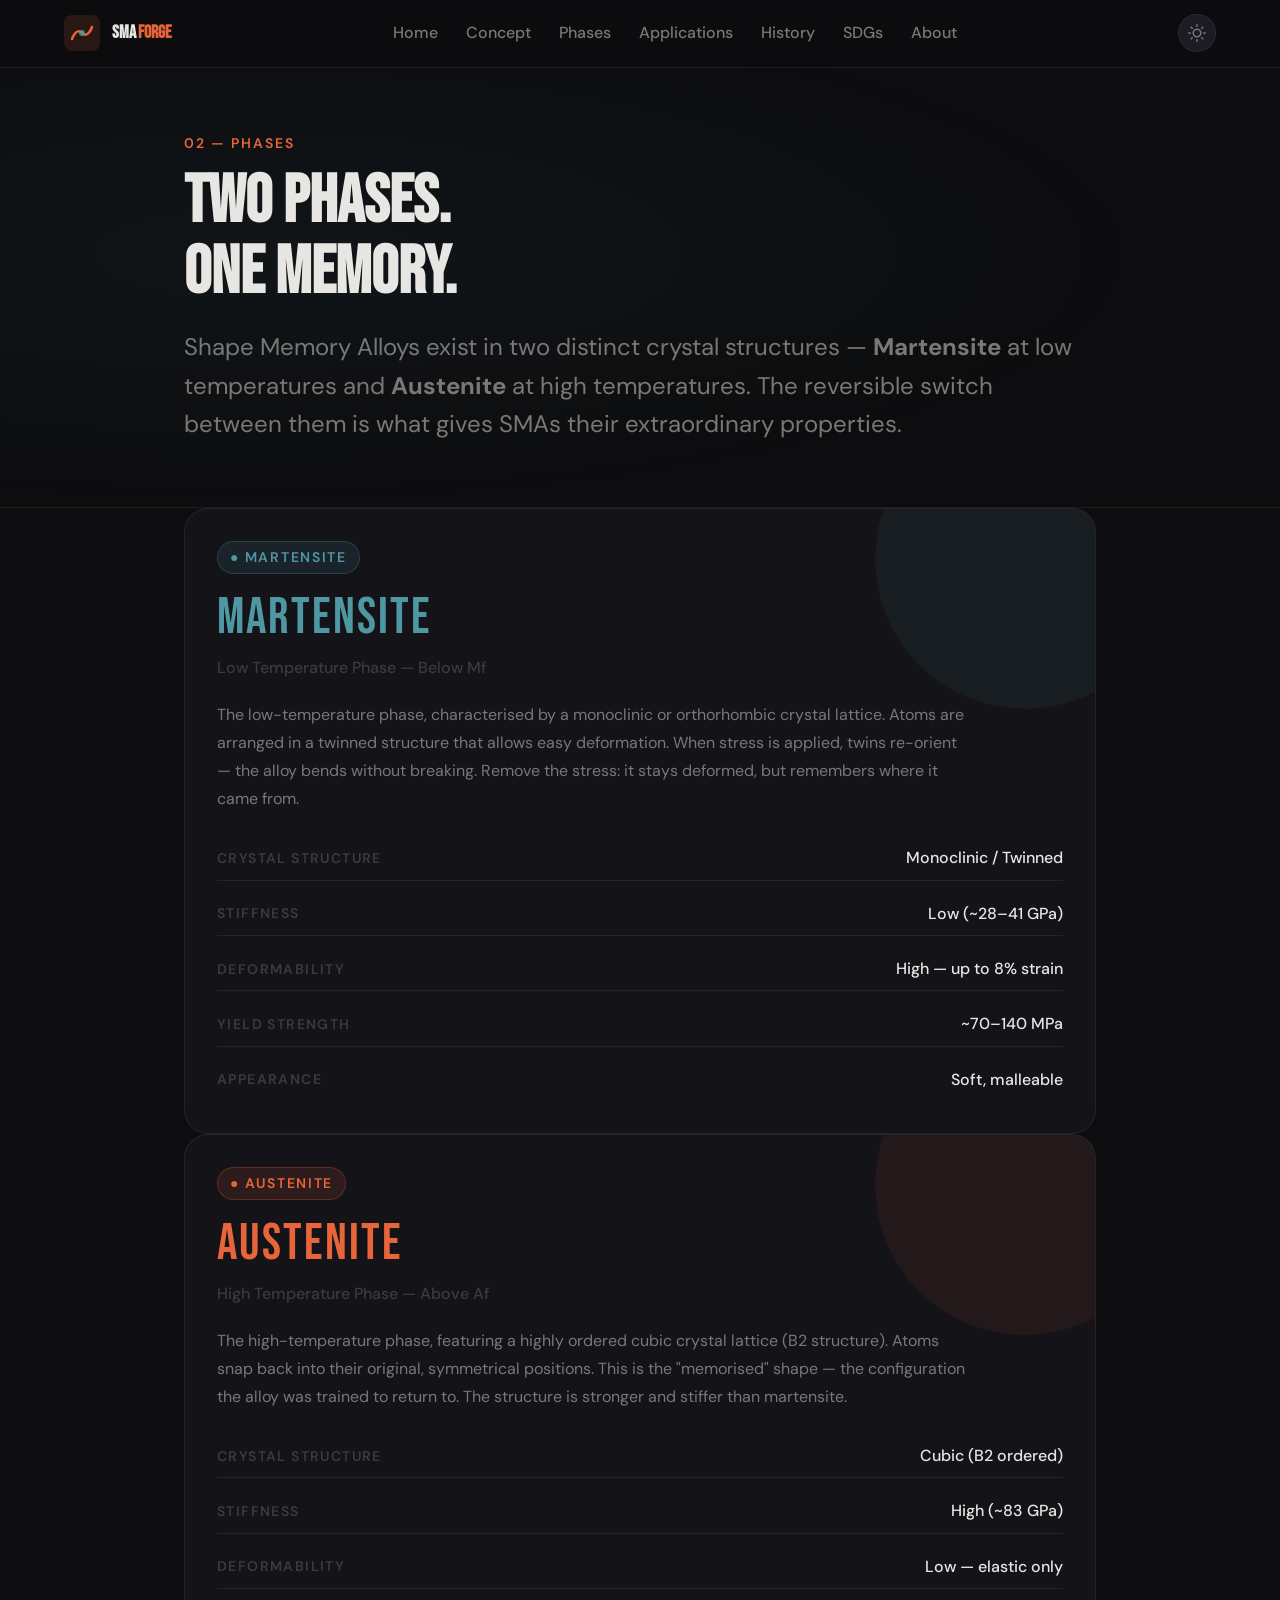
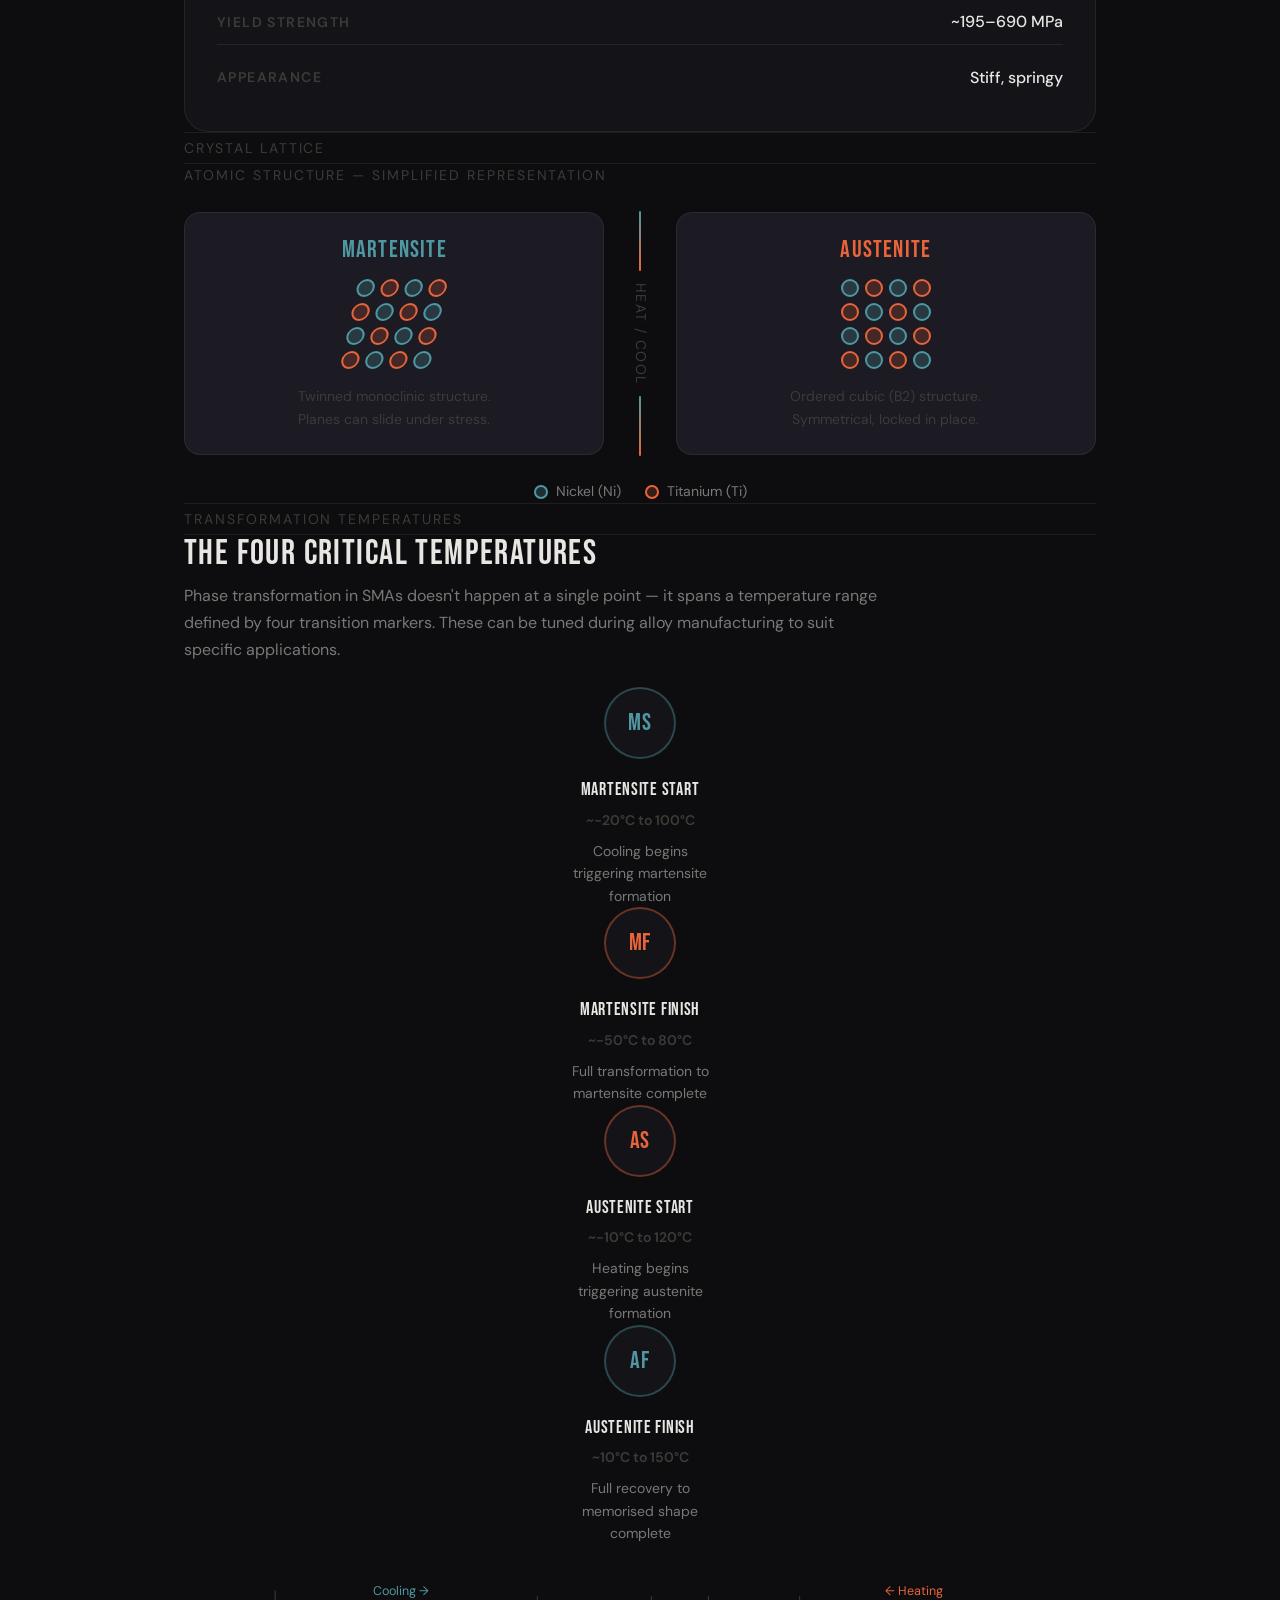
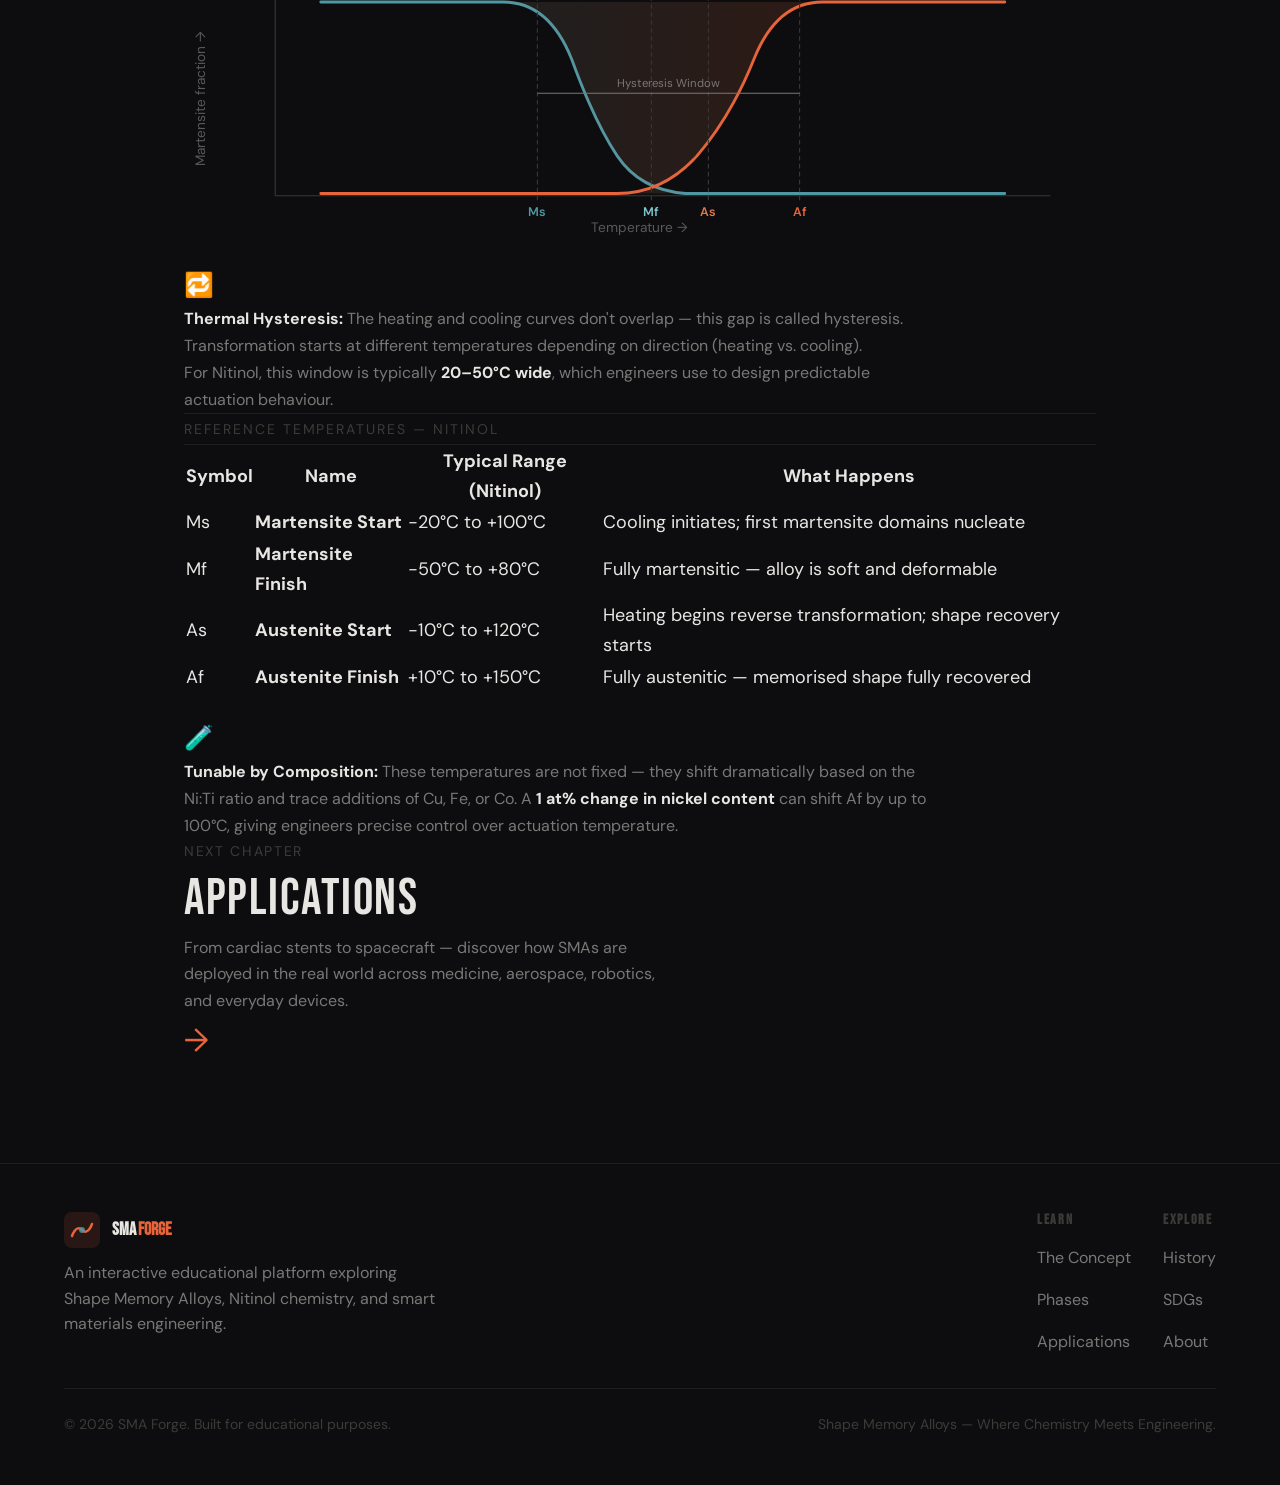
<file: phases.html>
<!DOCTYPE html>
<html lang="en" data-theme="dark">
<head>
  <meta charset="UTF-8" />
  <meta name="viewport" content="width=device-width, initial-scale=1.0" />
  <meta name="description" content="Explore the two crystal phases of Shape Memory Alloys — Martensite and Austenite — and how temperature drives transformation." />
  <title>Phases — SMA Forge</title>

  <script src="./js/theme.js"></script>

  <link rel="preconnect" href="https://fonts.googleapis.com" />
  <link rel="preconnect" href="https://fonts.gstatic.com" crossorigin />
  <link href="https://fonts.googleapis.com/css2?family=Bebas+Neue&family=DM+Sans:opsz,wght@9..40,300;9..40,400;9..40,500;9..40,700&display=swap" rel="stylesheet" />

  <link rel="stylesheet" href="./css/global.css" />
  <link rel="stylesheet" href="./css/animations.css" />

  <style>

    /* ── Phase badge ── */
    .phase-badge {
      display: inline-flex;
      align-items: center;
      gap: var(--space-2);
      font-size: var(--text-xs);
      text-transform: uppercase;
      letter-spacing: 0.12em;
      font-weight: 600;
      padding: var(--space-1) var(--space-3);
      border-radius: var(--radius-full);
      margin-bottom: var(--space-4);
    }
    .phase-badge--martensite {
      background: rgba(79,152,163,0.12);
      color: var(--teal);
      border: 1px solid rgba(79,152,163,0.25);
    }
    .phase-badge--austenite {
      background: rgba(232,100,58,0.12);
      color: var(--accent);
      border: 1px solid rgba(232,100,58,0.25);
    }

    /* ── Phase hero blocks ── */
    .phase-blocks {
      display: grid;
      grid-template-columns: 1fr 1fr;
      gap: var(--space-5);
      margin-block: var(--space-10);
    }

    .phase-block {
      background: var(--surface);
      border: 1px solid var(--border);
      border-radius: var(--radius-2xl);
      padding: var(--space-8);
      position: relative;
      overflow: hidden;
      transition: border-color var(--transition), transform var(--transition);
    }
    .phase-block:hover {
      transform: translateY(-3px);
      border-color: var(--border-hover);
    }

    .phase-block__glow {
      position: absolute;
      width: 300px; height: 300px;
      border-radius: 50%;
      top: -100px; right: -80px;
      pointer-events: none;
      opacity: 0.07;
    }
    .phase-block--martensite .phase-block__glow { background: var(--teal); }
    .phase-block--austenite  .phase-block__glow { background: var(--accent); }

    .phase-block__title {
      font-family: var(--font-display);
      font-size: var(--text-2xl);
      font-weight: 400;
      letter-spacing: 0.04em;
      margin-bottom: var(--space-2);
    }
    .phase-block--martensite .phase-block__title { color: var(--teal); }
    .phase-block--austenite  .phase-block__title { color: var(--accent); }

    .phase-block__temp {
      font-size: var(--text-sm);
      color: var(--text-faint);
      margin-bottom: var(--space-5);
      font-weight: 500;
    }

    .phase-block__desc {
      font-size: var(--text-sm);
      color: var(--text-muted);
      line-height: 1.75;
      margin-bottom: var(--space-6);
    }

    .phase-block__props {
      display: flex;
      flex-direction: column;
      gap: var(--space-3);
    }

    .prop-row {
      display: flex;
      align-items: center;
      justify-content: space-between;
      gap: var(--space-4);
      padding: var(--space-2) 0;
      border-bottom: 1px solid var(--border);
      font-size: var(--text-sm);
    }
    .prop-row:last-child { border-bottom: none; }

    .prop-row__key {
      color: var(--text-faint);
      font-size: var(--text-xs);
      text-transform: uppercase;
      letter-spacing: 0.1em;
      font-weight: 600;
    }

    .prop-row__val {
      color: var(--text);
      font-weight: 500;
      text-align: right;
    }

    /* ── Lattice visualiser ── */
    .lattice-section {
      background: var(--surface);
      border: 1px solid var(--border);
      border-radius: var(--radius-2xl);
      padding: var(--space-8) var(--space-10);
      margin-block: var(--space-10);
    }

    .lattice-section__label {
      font-size: var(--text-xs);
      text-transform: uppercase;
      letter-spacing: 0.14em;
      color: var(--text-faint);
      margin-bottom: var(--space-6);
    }

    .lattice-wrapper {
      display: grid;
      grid-template-columns: 1fr auto 1fr;
      gap: var(--space-6);
      align-items: center;
    }

    .lattice-box {
      background: var(--surface-2);
      border: 1px solid var(--border);
      border-radius: var(--radius-xl);
      padding: var(--space-6);
      text-align: center;
    }

    .lattice-title {
      font-family: var(--font-display);
      font-size: var(--text-lg);
      font-weight: 400;
      letter-spacing: 0.05em;
      margin-bottom: var(--space-4);
    }
    .lattice-box--m .lattice-title { color: var(--teal); }
    .lattice-box--a .lattice-title { color: var(--accent); }

    /* CSS lattice atoms */
    .atom-grid {
      display: grid;
      justify-content: center;
      gap: 6px;
      margin: 0 auto var(--space-4);
    }
    .atom-grid--m {
      grid-template-columns: repeat(4, 18px);
      /* Skewed to show monoclinic look */
      transform: skewX(-12deg);
    }
    .atom-grid--a {
      grid-template-columns: repeat(4, 18px);
    }

    .atom {
      width: 18px; height: 18px;
      border-radius: 50%;
      border: 2px solid;
    }
    .atom--ni { background: rgba(79,152,163,0.25); border-color: var(--teal); }
    .atom--ti { background: rgba(232,100,58,0.2);  border-color: var(--accent); }

    .lattice-note {
      font-size: var(--text-xs);
      color: var(--text-faint);
      line-height: 1.6;
    }

    /* Arrow between lattices */
    .lattice-arrow {
      display: flex;
      flex-direction: column;
      align-items: center;
      gap: var(--space-3);
    }

    .lattice-arrow__line {
      width: 2px;
      height: 60px;
      background: linear-gradient(to bottom, var(--teal), var(--accent));
      border-radius: 1px;
    }

    .lattice-arrow__label {
      font-size: var(--text-xs);
      color: var(--text-faint);
      text-transform: uppercase;
      letter-spacing: 0.1em;
      writing-mode: vertical-rl;
      text-orientation: mixed;
    }

    /* ── Temperature curve ── */
    .temp-curve {
      margin-block: var(--space-10);
    }

    .temp-curve__header {
      margin-bottom: var(--space-6);
    }

    .temp-curve__title {
      font-family: var(--font-display);
      font-size: var(--text-xl);
      font-weight: 400;
      letter-spacing: 0.04em;
      margin-bottom: var(--space-2);
    }

    .temp-curve__desc {
      font-size: var(--text-sm);
      color: var(--text-muted);
      max-width: 65ch;
      line-height: 1.7;
    }

    /* SVG temperature diagram */
    .curve-svg-wrapper {
      background: var(--surface);
      border: 1px solid var(--border);
      border-radius: var(--radius-2xl);
      padding: var(--space-8);
      overflow: hidden;
    }

    .curve-svg-wrapper svg {
      width: 100%;
      height: auto;
      display: block;
    }

    /* ── Transformation steps ── */
    .transform-steps {
      display: grid;
      grid-template-columns: repeat(4, 1fr);
      gap: var(--space-4);
      margin-block: var(--space-10);
      position: relative;
    }

    .transform-steps::before {
      content: '';
      position: absolute;
      top: 36px;
      left: calc(12.5% + 20px);
      right: calc(12.5% + 20px);
      height: 2px;
      background: linear-gradient(90deg, var(--teal), var(--accent), var(--teal));
      z-index: 0;
    }

    .transform-step {
      display: flex;
      flex-direction: column;
      align-items: center;
      text-align: center;
      position: relative;
      z-index: 1;
    }

    .transform-step__circle {
      width: 72px; height: 72px;
      border-radius: 50%;
      display: flex;
      align-items: center;
      justify-content: center;
      margin-bottom: var(--space-4);
      border: 2px solid var(--border);
      background: var(--surface);
      font-family: var(--font-display);
      font-size: var(--text-lg);
      font-weight: 400;
      letter-spacing: 0.04em;
      transition: border-color var(--transition), transform var(--transition);
    }

    .transform-step:hover .transform-step__circle {
      transform: scale(1.08);
    }

    .transform-step:nth-child(1) .transform-step__circle,
    .transform-step:nth-child(4) .transform-step__circle { color: var(--teal); border-color: rgba(79,152,163,0.4); }
    .transform-step:nth-child(2) .transform-step__circle,
    .transform-step:nth-child(3) .transform-step__circle { color: var(--accent); border-color: rgba(232,100,58,0.4); }

    .transform-step__name {
      font-family: var(--font-display);
      font-size: var(--text-base);
      font-weight: 400;
      letter-spacing: 0.04em;
      margin-bottom: var(--space-1);
    }

    .transform-step__temp {
      font-size: var(--text-xs);
      color: var(--text-faint);
      margin-bottom: var(--space-2);
      font-weight: 600;
    }

    .transform-step__desc {
      font-size: var(--text-xs);
      color: var(--text-muted);
      line-height: 1.6;
      max-width: 15ch;
    }

    /* ── Key temperatures table ── */
    .temps-table {
      width: 100%;
      border-collapse: collapse;
      font-size: var(--text-sm);
      margin-top: var(--space-6);
    }

    .temps-table th {
      font-family: var(--font-display);
      font-size: var(--text-base);
      font-weight: 400;
      padding: var(--space-3) var(--space-5);
      text-align: left;
      border-bottom: 2px solid var(--border);
      color: var(--text-muted);
      letter-spacing: 0.04em;
    }

    .temps-table td {
      padding: var(--space-3) var(--space-5);
      border-bottom: 1px solid var(--border);
      color: var(--text-muted);
      vertical-align: middle;
    }

    .temps-table td:first-child {
      font-family: var(--font-display);
      font-size: var(--text-lg);
      font-weight: 400;
      letter-spacing: 0.04em;
      white-space: nowrap;
    }

    .temps-table tr:nth-child(1) td:first-child { color: var(--teal); }
    .temps-table tr:nth-child(2) td:first-child { color: #7dc5cc; }
    .temps-table tr:nth-child(3) td:first-child { color: #e07a50; }
    .temps-table tr:nth-child(4) td:first-child { color: var(--accent); }
    .temps-table tr:last-child td { border-bottom: none; }

    .temps-table td strong { color: var(--text); }

    /* ── Callout ── */
    .callout {
      display: flex;
      gap: var(--space-4);
      background: var(--surface-2);
      border: 1px solid var(--border);
      border-radius: var(--radius-lg);
      padding: var(--space-5) var(--space-6);
      margin-top: var(--space-6);
    }
    .callout__icon { font-size: 1.5rem; flex-shrink: 0; margin-top: 2px; }
    .callout__text { font-size: var(--text-sm); color: var(--text-muted); line-height: 1.7; }
    .callout__text strong { color: var(--text); }

    /* ── Section divider ── */
    .section-divider {
      display: flex; align-items: center; gap: var(--space-4);
      margin-block: var(--space-12);
    }
    .section-divider__line { flex: 1; height: 1px; background: var(--border); }
    .section-divider__label {
      font-size: var(--text-xs); text-transform: uppercase;
      letter-spacing: 0.14em; color: var(--text-faint); white-space: nowrap;
    }

    /* ── Next CTA ── */
    .next-cta {
      background: var(--surface);
      border: 1px solid var(--border);
      border-radius: var(--radius-2xl);
      padding: var(--space-10) var(--space-12);
      display: flex;
      align-items: center;
      justify-content: space-between;
      gap: var(--space-8);
      margin-top: var(--space-16);
      text-decoration: none;
      transition: border-color var(--transition), transform var(--transition);
    }
    .next-cta:hover { border-color: var(--border-hover); transform: translateY(-2px); }
    .next-cta__label {
      font-size: var(--text-xs); text-transform: uppercase;
      letter-spacing: 0.12em; color: var(--text-faint); margin-bottom: var(--space-2);
    }
    .next-cta__title {
      font-family: var(--font-display);
      font-size: var(--text-2xl); font-weight: 400; letter-spacing: 0.03em; color: var(--text);
    }
    .next-cta__desc {
      font-size: var(--text-sm); color: var(--text-muted);
      margin-top: var(--space-2); max-width: 45ch;
    }
    .next-cta__arrow {
      font-size: 2rem; color: var(--accent); flex-shrink: 0;
      transition: transform var(--transition);
    }
    .next-cta:hover .next-cta__arrow { transform: translateX(6px); }

    /* ── Responsive ── */
    @media (max-width: 768px) {
      .phase-blocks { grid-template-columns: 1fr; }
      .lattice-wrapper { grid-template-columns: 1fr; }
      .lattice-arrow { flex-direction: row; }
      .lattice-arrow__line { width: 60px; height: 2px; }
      .lattice-arrow__label { writing-mode: horizontal-tb; }
      .transform-steps { grid-template-columns: 1fr 1fr; }
      .transform-steps::before { display: none; }
      .next-cta { flex-direction: column; align-items: flex-start; padding: var(--space-8); }
    }

    @media (max-width: 480px) {
      .transform-steps { grid-template-columns: 1fr; }
    }
  </style>
</head>

<body class="page-enter">
  <a href="#main" class="skip-link">Skip to content</a>

  <!-- NAVBAR -->
  <nav class="navbar" role="navigation" aria-label="Main navigation">
    <div class="navbar__inner">
      <a href="./index.html" class="navbar__logo" aria-label="SMA Forge Home">
        <svg class="navbar__logo-icon" viewBox="0 0 36 36" fill="none" aria-hidden="true">
          <rect width="36" height="36" rx="8" fill="rgba(232,100,58,0.12)"/>
          <path d="M8 24 C8 24, 12 12, 18 18 C24 24, 28 12, 28 12"
                stroke="#e8643a" stroke-width="2.5" stroke-linecap="round" fill="none"/>
          <circle cx="18" cy="18" r="3" fill="#4f98a3" opacity="0.8"/>
        </svg>
        <span class="navbar__logo-text">SMA <span>Forge</span></span>
      </a>
      <ul class="navbar__links" role="list">
        <li><a href="./index.html">Home</a></li>
        <li><a href="./concept.html">Concept</a></li>
        <li><a href="./phases.html" aria-current="page">Phases</a></li>
        <li><a href="./applications.html">Applications</a></li>
        <li><a href="./history.html">History</a></li>
        <li><a href="./sdgs.html">SDGs</a></li>
        <li><a href="./about.html">About</a></li>
      </ul>
      <div class="navbar__controls">
        <button class="theme-toggle" data-theme-toggle aria-label="Switch to light mode"></button>
        <button class="navbar__hamburger" aria-label="Open menu" aria-expanded="false">
          <span></span><span></span><span></span>
        </button>
      </div>
    </div>
  </nav>
  <div class="navbar__mobile" id="mobile-menu">
    <a href="./index.html">Home</a>
    <a href="./concept.html">Concept</a>
    <a href="./phases.html">Phases</a>
    <a href="./applications.html">Applications</a>
    <a href="./history.html">History</a>
    <a href="./sdgs.html">SDGs</a>
    <a href="./about.html">About</a>
  </div>

  <main id="main">

    <!-- PAGE HERO -->
    <section class="page-hero" style="background: radial-gradient(ellipse 70% 50% at 20% 50%, rgba(79,152,163,0.06), transparent);">
      <div class="container--narrow">
        <p class="page-hero__label hero-animate-1">02 — Phases</p>
        <h1 class="page-hero__title hero-animate-2">Two Phases.<br/>One Memory.</h1>
        <p class="page-hero__subtitle hero-animate-3">
          Shape Memory Alloys exist in two distinct crystal structures —
          <strong>Martensite</strong> at low temperatures and <strong>Austenite</strong>
          at high temperatures. The reversible switch between them is what gives SMAs
          their extraordinary properties.
        </p>
      </div>
    </section>

    <div class="container--narrow">

      <!-- PHASE BLOCKS -->
      <div data-reveal>
        <!-- Martensite -->
        <div class="phase-block phase-block--martensite">
          <div class="phase-block__glow"></div>
          <div class="phase-badge phase-badge--martensite">● Martensite</div>
          <h2 class="phase-block__title">Martensite</h2>
          <p class="phase-block__temp">Low Temperature Phase — Below Mf</p>
          <p class="phase-block__desc">
            The low-temperature phase, characterised by a monoclinic or
            orthorhombic crystal lattice. Atoms are arranged in a twinned
            structure that allows easy deformation. When stress is applied,
            twins re-orient — the alloy bends without breaking. Remove the
            stress: it stays deformed, but remembers where it came from.
          </p>
          <div class="phase-block__props">
            <div class="prop-row">
              <span class="prop-row__key">Crystal Structure</span>
              <span class="prop-row__val">Monoclinic / Twinned</span>
            </div>
            <div class="prop-row">
              <span class="prop-row__key">Stiffness</span>
              <span class="prop-row__val">Low (~28–41 GPa)</span>
            </div>
            <div class="prop-row">
              <span class="prop-row__key">Deformability</span>
              <span class="prop-row__val">High — up to 8% strain</span>
            </div>
            <div class="prop-row">
              <span class="prop-row__key">Yield Strength</span>
              <span class="prop-row__val">~70–140 MPa</span>
            </div>
            <div class="prop-row">
              <span class="prop-row__key">Appearance</span>
              <span class="prop-row__val">Soft, malleable</span>
            </div>
          </div>
        </div>

        <!-- Austenite -->
        <div class="phase-block phase-block--austenite">
          <div class="phase-block__glow"></div>
          <div class="phase-badge phase-badge--austenite">● Austenite</div>
          <h2 class="phase-block__title">Austenite</h2>
          <p class="phase-block__temp">High Temperature Phase — Above Af</p>
          <p class="phase-block__desc">
            The high-temperature phase, featuring a highly ordered cubic crystal
            lattice (B2 structure). Atoms snap back into their original,
            symmetrical positions. This is the "memorised" shape — the
            configuration the alloy was trained to return to. The structure
            is stronger and stiffer than martensite.
          </p>
          <div class="phase-block__props">
            <div class="prop-row">
              <span class="prop-row__key">Crystal Structure</span>
              <span class="prop-row__val">Cubic (B2 ordered)</span>
            </div>
            <div class="prop-row">
              <span class="prop-row__key">Stiffness</span>
              <span class="prop-row__val">High (~83 GPa)</span>
            </div>
            <div class="prop-row">
              <span class="prop-row__key">Deformability</span>
              <span class="prop-row__val">Low — elastic only</span>
            </div>
            <div class="prop-row">
              <span class="prop-row__key">Yield Strength</span>
              <span class="prop-row__val">~195–690 MPa</span>
            </div>
            <div class="prop-row">
              <span class="prop-row__key">Appearance</span>
              <span class="prop-row__val">Stiff, springy</span>
            </div>
          </div>
        </div>
      </div>

      <!-- SECTION DIVIDER -->
      <div data-reveal>
        <div class="section-divider__line"></div>
        <span class="section-divider__label">Crystal Lattice</span>
        <div class="section-divider__line"></div>
      </div>

      <!-- LATTICE VISUALISER -->
      <div data-reveal>
        <p class="lattice-section__label">Atomic structure — simplified representation</p>
        <div class="lattice-wrapper">

          <!-- Martensite lattice -->
          <div class="lattice-box lattice-box--m">
            <h3 class="lattice-title">Martensite</h3>
            <div class="atom-grid atom-grid--m">
              <div class="atom atom--ni"></div><div class="atom atom--ti"></div><div class="atom atom--ni"></div><div class="atom atom--ti"></div>
              <div class="atom atom--ti"></div><div class="atom atom--ni"></div><div class="atom atom--ti"></div><div class="atom atom--ni"></div>
              <div class="atom atom--ni"></div><div class="atom atom--ti"></div><div class="atom atom--ni"></div><div class="atom atom--ti"></div>
              <div class="atom atom--ti"></div><div class="atom atom--ni"></div><div class="atom atom--ti"></div><div class="atom atom--ni"></div>
            </div>
            <p class="lattice-note">Twinned monoclinic structure.<br/>Planes can slide under stress.</p>
          </div>

          <!-- Arrow -->
          <div class="lattice-arrow">
            <div class="lattice-arrow__line"></div>
            <span class="lattice-arrow__label">Heat / Cool</span>
            <div class="lattice-arrow__line"></div>
          </div>

          <!-- Austenite lattice -->
          <div class="lattice-box lattice-box--a">
            <h3 class="lattice-title">Austenite</h3>
            <div class="atom-grid atom-grid--a">
              <div class="atom atom--ni"></div><div class="atom atom--ti"></div><div class="atom atom--ni"></div><div class="atom atom--ti"></div>
              <div class="atom atom--ti"></div><div class="atom atom--ni"></div><div class="atom atom--ti"></div><div class="atom atom--ni"></div>
              <div class="atom atom--ni"></div><div class="atom atom--ti"></div><div class="atom atom--ni"></div><div class="atom atom--ti"></div>
              <div class="atom atom--ti"></div><div class="atom atom--ni"></div><div class="atom atom--ti"></div><div class="atom atom--ni"></div>
            </div>
            <p class="lattice-note">Ordered cubic (B2) structure.<br/>Symmetrical, locked in place.</p>
          </div>
        </div>

        <!-- Legend -->
        <div style="display:flex; gap: var(--space-6); justify-content: center; margin-top: var(--space-6);">
          <div style="display:flex; align-items:center; gap:var(--space-2); font-size:var(--text-xs); color:var(--text-muted);">
            <div class="atom atom--ni" style="width:14px;height:14px;"></div> Nickel (Ni)
          </div>
          <div style="display:flex; align-items:center; gap:var(--space-2); font-size:var(--text-xs); color:var(--text-muted);">
            <div class="atom atom--ti" style="width:14px;height:14px;"></div> Titanium (Ti)
          </div>
        </div>
      </div>

      <!-- SECTION DIVIDER -->
      <div data-reveal>
        <div class="section-divider__line"></div>
        <span class="section-divider__label">Transformation Temperatures</span>
        <div class="section-divider__line"></div>
      </div>

      <!-- TRANSFORMATION STEPS -->
      <div data-reveal>
        <div class="temp-curve__header">
          <h2 class="temp-curve__title">The Four Critical Temperatures</h2>
          <p class="temp-curve__desc">
            Phase transformation in SMAs doesn't happen at a single point — it spans
            a temperature range defined by four transition markers. These can be tuned
            during alloy manufacturing to suit specific applications.
          </p>
        </div>

        <div data-reveal>
          <div class="transform-step">
            <div class="transform-step__circle">Ms</div>
            <p class="transform-step__name">Martensite Start</p>
            <p class="transform-step__temp">~−20°C to 100°C</p>
            <p class="transform-step__desc">Cooling begins triggering martensite formation</p>
          </div>
          <div class="transform-step">
            <div class="transform-step__circle">Mf</div>
            <p class="transform-step__name">Martensite Finish</p>
            <p class="transform-step__temp">~−50°C to 80°C</p>
            <p class="transform-step__desc">Full transformation to martensite complete</p>
          </div>
          <div class="transform-step">
            <div class="transform-step__circle">As</div>
            <p class="transform-step__name">Austenite Start</p>
            <p class="transform-step__temp">~−10°C to 120°C</p>
            <p class="transform-step__desc">Heating begins triggering austenite formation</p>
          </div>
          <div class="transform-step">
            <div class="transform-step__circle">Af</div>
            <p class="transform-step__name">Austenite Finish</p>
            <p class="transform-step__temp">~10°C to 150°C</p>
            <p class="transform-step__desc">Full recovery to memorised shape complete</p>
          </div>
        </div>
      </div>

      <!-- TEMP DIAGRAM -->
      <div data-reveal>
        <svg viewBox="0 0 800 260" fill="none" xmlns="http://www.w3.org/2000/svg" aria-label="Phase transformation temperature curve">

          <!-- Grid lines -->
          <line x1="80" y1="220" x2="760" y2="220" stroke="#393836" stroke-width="1"/>
          <line x1="80" y1="40"  x2="80"  y2="220" stroke="#393836" stroke-width="1"/>

          <!-- Axis labels -->
          <text x="400" y="252" text-anchor="middle" fill="#5a5957" font-size="12" font-family="DM Sans">Temperature →</text>
          <text x="18" y="135" text-anchor="middle" fill="#5a5957" font-size="12" font-family="DM Sans" transform="rotate(-90 18 135)">Martensite fraction →</text>

          <!-- Cooling curve (top) — martensite forms -->
          <path d="M 120 50 L 280 50 Q 320 50 340 100 Q 360 155 380 185 Q 400 215 440 218 L 720 218"
                stroke="#4f98a3" stroke-width="2.5" stroke-linecap="round" fill="none"/>

          <!-- Heating curve (bottom) — austenite forms -->
          <path d="M 120 218 L 380 218 Q 420 218 450 185 Q 480 150 500 100 Q 520 50 560 50 L 720 50"
                stroke="#e8643a" stroke-width="2.5" stroke-linecap="round" fill="none"/>

          <!-- Fill between curves (hysteresis) -->
          <path d="M 120 50 L 280 50 Q 320 50 340 100 Q 360 155 380 185 Q 400 215 440 218
                   L 380 218 Q 420 218 450 185 Q 480 150 500 100 Q 520 50 560 50
                   L 280 50 Z"
                fill="url(#hysteresisFill)" opacity="0.15"/>

          <defs>
            <linearGradient id="hysteresisFill" x1="0" y1="0" x2="1" y2="0">
              <stop offset="0%" stop-color="#4f98a3"/>
              <stop offset="100%" stop-color="#e8643a"/>
            </linearGradient>
          </defs>

          <!-- Temperature markers -->
          <line x1="310" y1="45" x2="310" y2="225" stroke="#393836" stroke-width="1" stroke-dasharray="4,3"/>
          <line x1="410" y1="45" x2="410" y2="225" stroke="#393836" stroke-width="1" stroke-dasharray="4,3"/>
          <line x1="460" y1="45" x2="460" y2="225" stroke="#393836" stroke-width="1" stroke-dasharray="4,3"/>
          <line x1="540" y1="45" x2="540" y2="225" stroke="#393836" stroke-width="1" stroke-dasharray="4,3"/>

          <!-- Marker labels -->
          <text x="310" y="238" text-anchor="middle" fill="#4f98a3" font-size="11" font-family="DM Sans" font-weight="600">Ms</text>
          <text x="410" y="238" text-anchor="middle" fill="#7dc5cc" font-size="11" font-family="DM Sans" font-weight="600">Mf</text>
          <text x="460" y="238" text-anchor="middle" fill="#e07a50" font-size="11" font-family="DM Sans" font-weight="600">As</text>
          <text x="540" y="238" text-anchor="middle" fill="#e8643a" font-size="11" font-family="DM Sans" font-weight="600">Af</text>

          <!-- Curve labels -->
          <text x="190" y="44" text-anchor="middle" fill="#4f98a3" font-size="11" font-family="DM Sans">Cooling →</text>
          <text x="640" y="44" text-anchor="middle" fill="#e8643a" font-size="11" font-family="DM Sans">← Heating</text>

          <!-- Hysteresis brace -->
          <line x1="310" y1="130" x2="540" y2="130" stroke="#797876" stroke-width="1"/>
          <text x="425" y="125" text-anchor="middle" fill="#797876" font-size="10" font-family="DM Sans">Hysteresis Window</text>

        </svg>
      </div>

      <div data-reveal style="margin-top: var(--space-6);">
        <span class="callout__icon">🔁</span>
        <p class="callout__text">
          <strong>Thermal Hysteresis:</strong> The heating and cooling curves don't overlap —
          this gap is called hysteresis. Transformation starts at different temperatures
          depending on direction (heating vs. cooling). For Nitinol, this window is typically
          <strong>20–50°C wide</strong>, which engineers use to design predictable actuation behaviour.
        </p>
      </div>

      <!-- SECTION DIVIDER -->
      <div data-reveal>
        <div class="section-divider__line"></div>
        <span class="section-divider__label">Reference Temperatures — Nitinol</span>
        <div class="section-divider__line"></div>
      </div>

      <!-- TEMPERATURES TABLE -->
      <table data-reveal aria-label="Nitinol transformation temperatures">
        <thead>
          <tr>
            <th>Symbol</th>
            <th>Name</th>
            <th>Typical Range (Nitinol)</th>
            <th>What Happens</th>
          </tr>
        </thead>
        <tbody>
          <tr>
            <td>Ms</td>
            <td><strong>Martensite Start</strong></td>
            <td>−20°C to +100°C</td>
            <td>Cooling initiates; first martensite domains nucleate</td>
          </tr>
          <tr>
            <td>Mf</td>
            <td><strong>Martensite Finish</strong></td>
            <td>−50°C to +80°C</td>
            <td>Fully martensitic — alloy is soft and deformable</td>
          </tr>
          <tr>
            <td>As</td>
            <td><strong>Austenite Start</strong></td>
            <td>−10°C to +120°C</td>
            <td>Heating begins reverse transformation; shape recovery starts</td>
          </tr>
          <tr>
            <td>Af</td>
            <td><strong>Austenite Finish</strong></td>
            <td>+10°C to +150°C</td>
            <td>Fully austenitic — memorised shape fully recovered</td>
          </tr>
        </tbody>
      </table>

      <div data-reveal style="margin-top: var(--space-6);">
        <span class="callout__icon">🧪</span>
        <p class="callout__text">
          <strong>Tunable by Composition:</strong> These temperatures are not fixed — they shift
          dramatically based on the Ni:Ti ratio and trace additions of Cu, Fe, or Co.
          A <strong>1 at% change in nickel content</strong> can shift Af by up to 100°C,
          giving engineers precise control over actuation temperature.
        </p>
      </div>

      <!-- NEXT PAGE CTA -->
      <a href="./applications.html" data-reveal aria-label="Next: Applications">
        <div>
          <p class="next-cta__label">Next Chapter</p>
          <h2 class="next-cta__title">Applications</h2>
          <p class="next-cta__desc">From cardiac stents to spacecraft — discover how SMAs are deployed in the real world across medicine, aerospace, robotics, and everyday devices.</p>
        </div>
        <span class="next-cta__arrow" aria-hidden="true">→</span>
      </a>

    </div>
  </main>

  <!-- FOOTER -->
  <footer class="footer" role="contentinfo">
    <div class="footer__inner">
      <div class="footer__top">
        <div class="footer__brand">
          <a href="./index.html" class="navbar__logo" aria-label="SMA Forge Home">
            <svg class="navbar__logo-icon" viewBox="0 0 36 36" fill="none" aria-hidden="true">
              <rect width="36" height="36" rx="8" fill="rgba(232,100,58,0.12)"/>
              <path d="M8 24 C8 24, 12 12, 18 18 C24 24, 28 12, 28 12"
                    stroke="#e8643a" stroke-width="2.5" stroke-linecap="round" fill="none"/>
              <circle cx="18" cy="18" r="3" fill="#4f98a3" opacity="0.8"/>
            </svg>
            <span class="navbar__logo-text">SMA <span>Forge</span></span>
          </a>
          <p>An interactive educational platform exploring Shape Memory Alloys, Nitinol chemistry, and smart materials engineering.</p>
        </div>
        <nav class="footer__nav" aria-label="Footer navigation">
          <div class="footer__nav-group">
            <h4>Learn</h4>
            <ul role="list">
              <li><a href="./concept.html">The Concept</a></li>
              <li><a href="./phases.html">Phases</a></li>
              <li><a href="./applications.html">Applications</a></li>
            </ul>
          </div>
          <div class="footer__nav-group">
            <h4>Explore</h4>
            <ul role="list">
              <li><a href="./history.html">History</a></li>
              <li><a href="./sdgs.html">SDGs</a></li>
              <li><a href="./about.html">About</a></li>
            </ul>
          </div>
        </nav>
      </div>
      <div class="footer__bottom">
        <span>© 2026 SMA Forge. Built for educational purposes.</span>
        <span>Shape Memory Alloys — Where Chemistry Meets Engineering.</span>
      </div>
    </div>
  </footer>

  <script src="./js/navbar.js"></script>
</body>
</html>
</file>
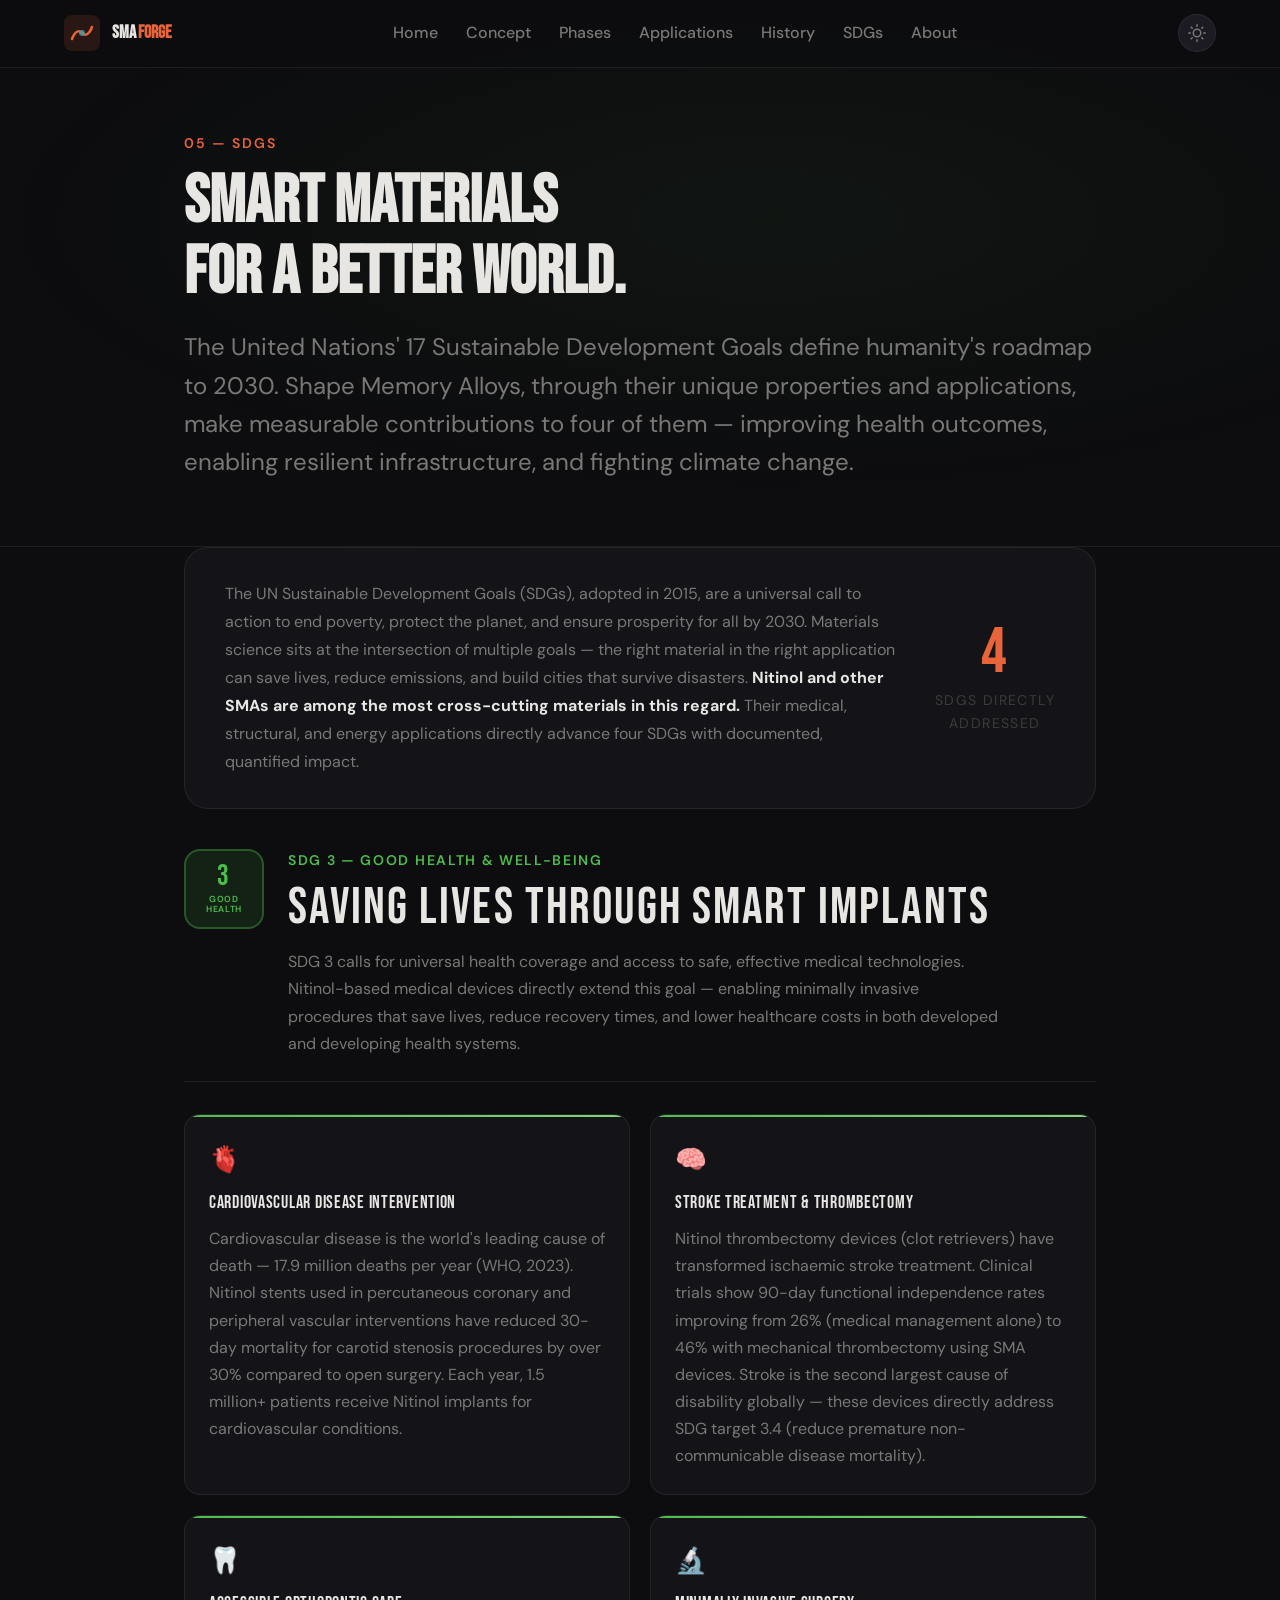
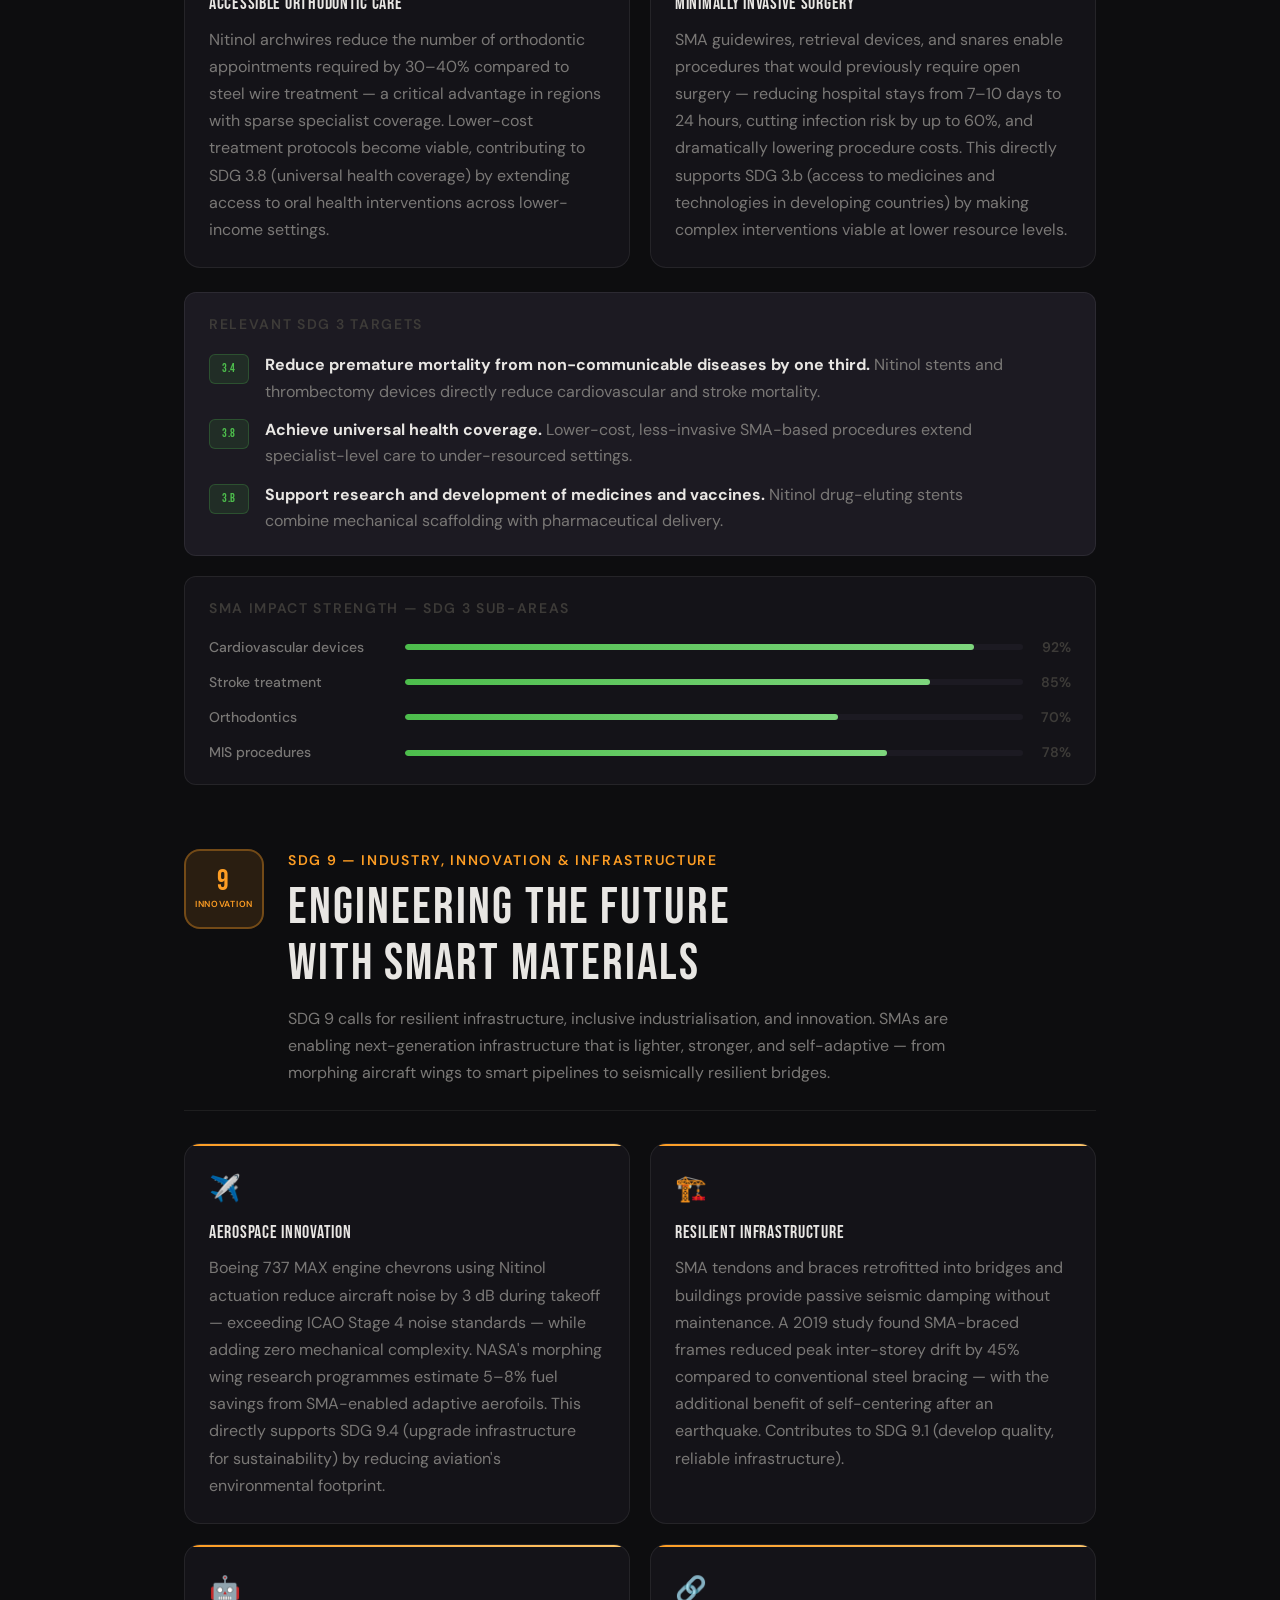
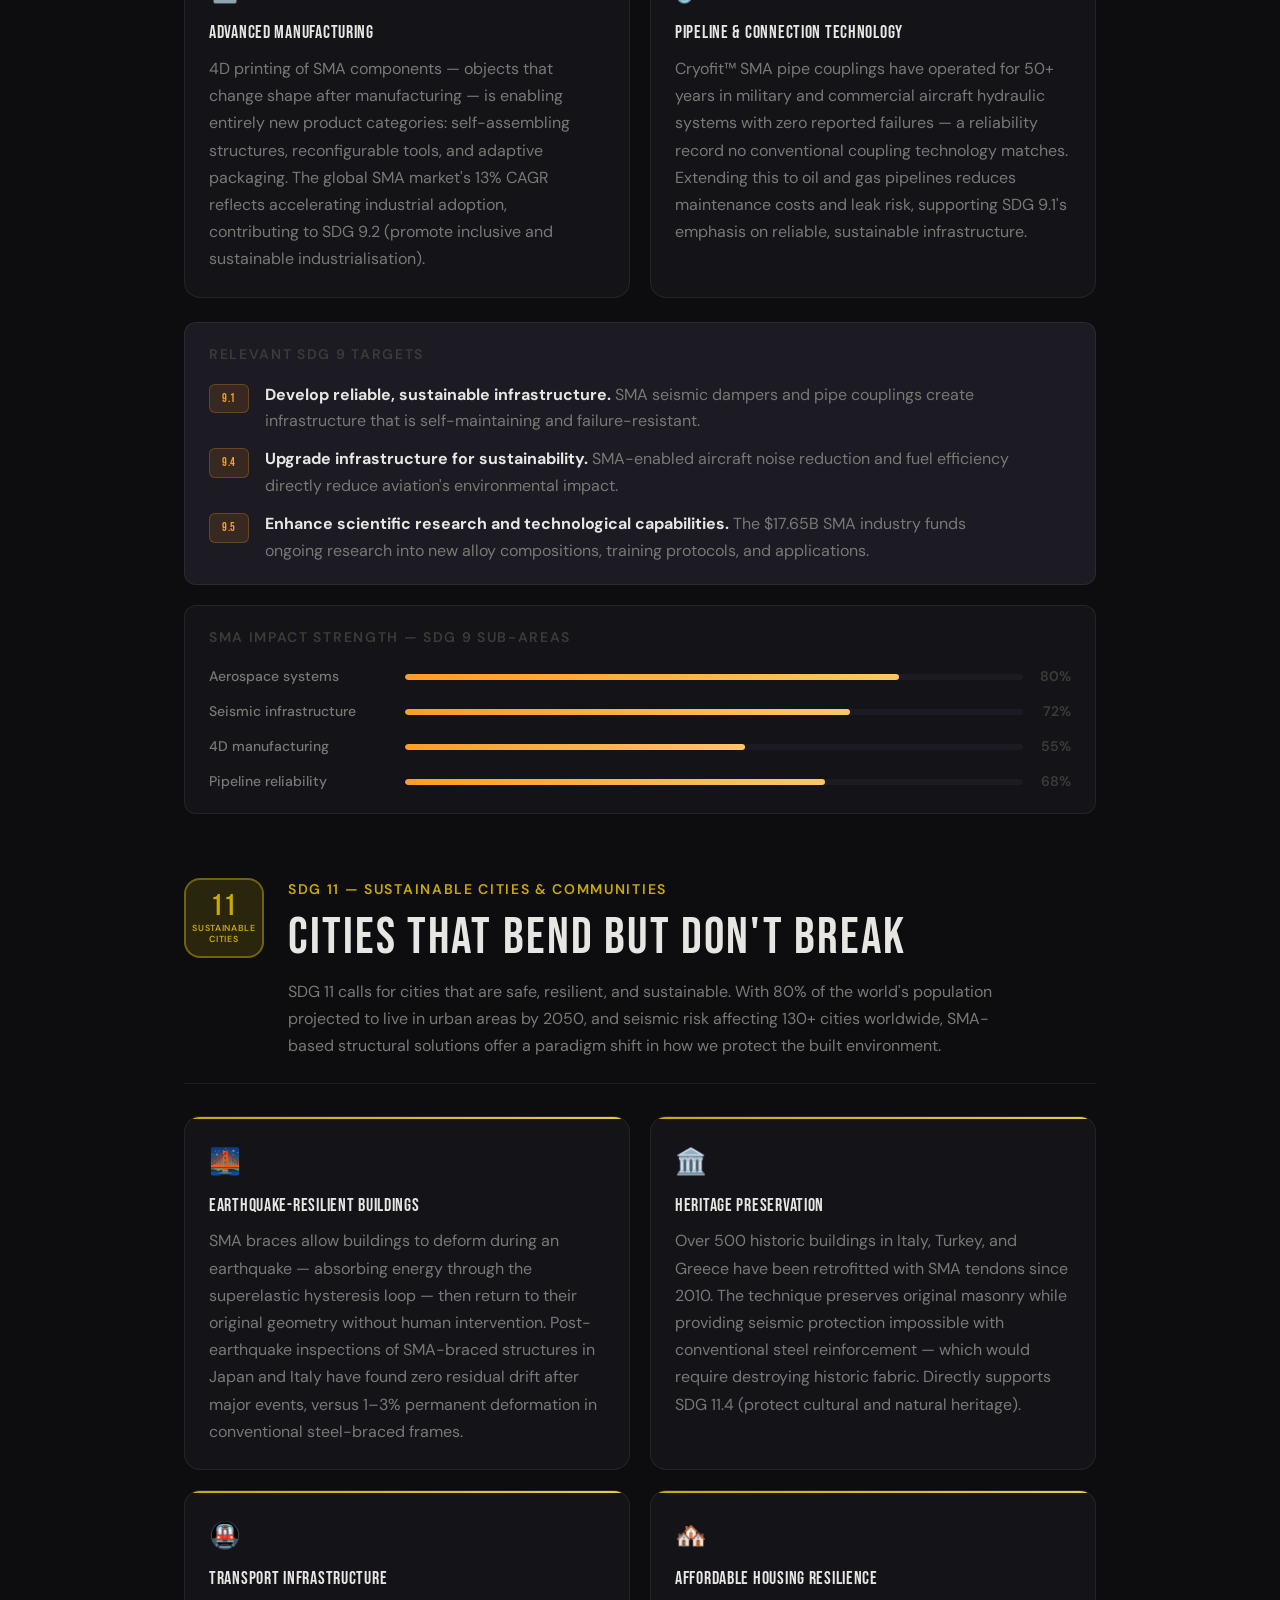
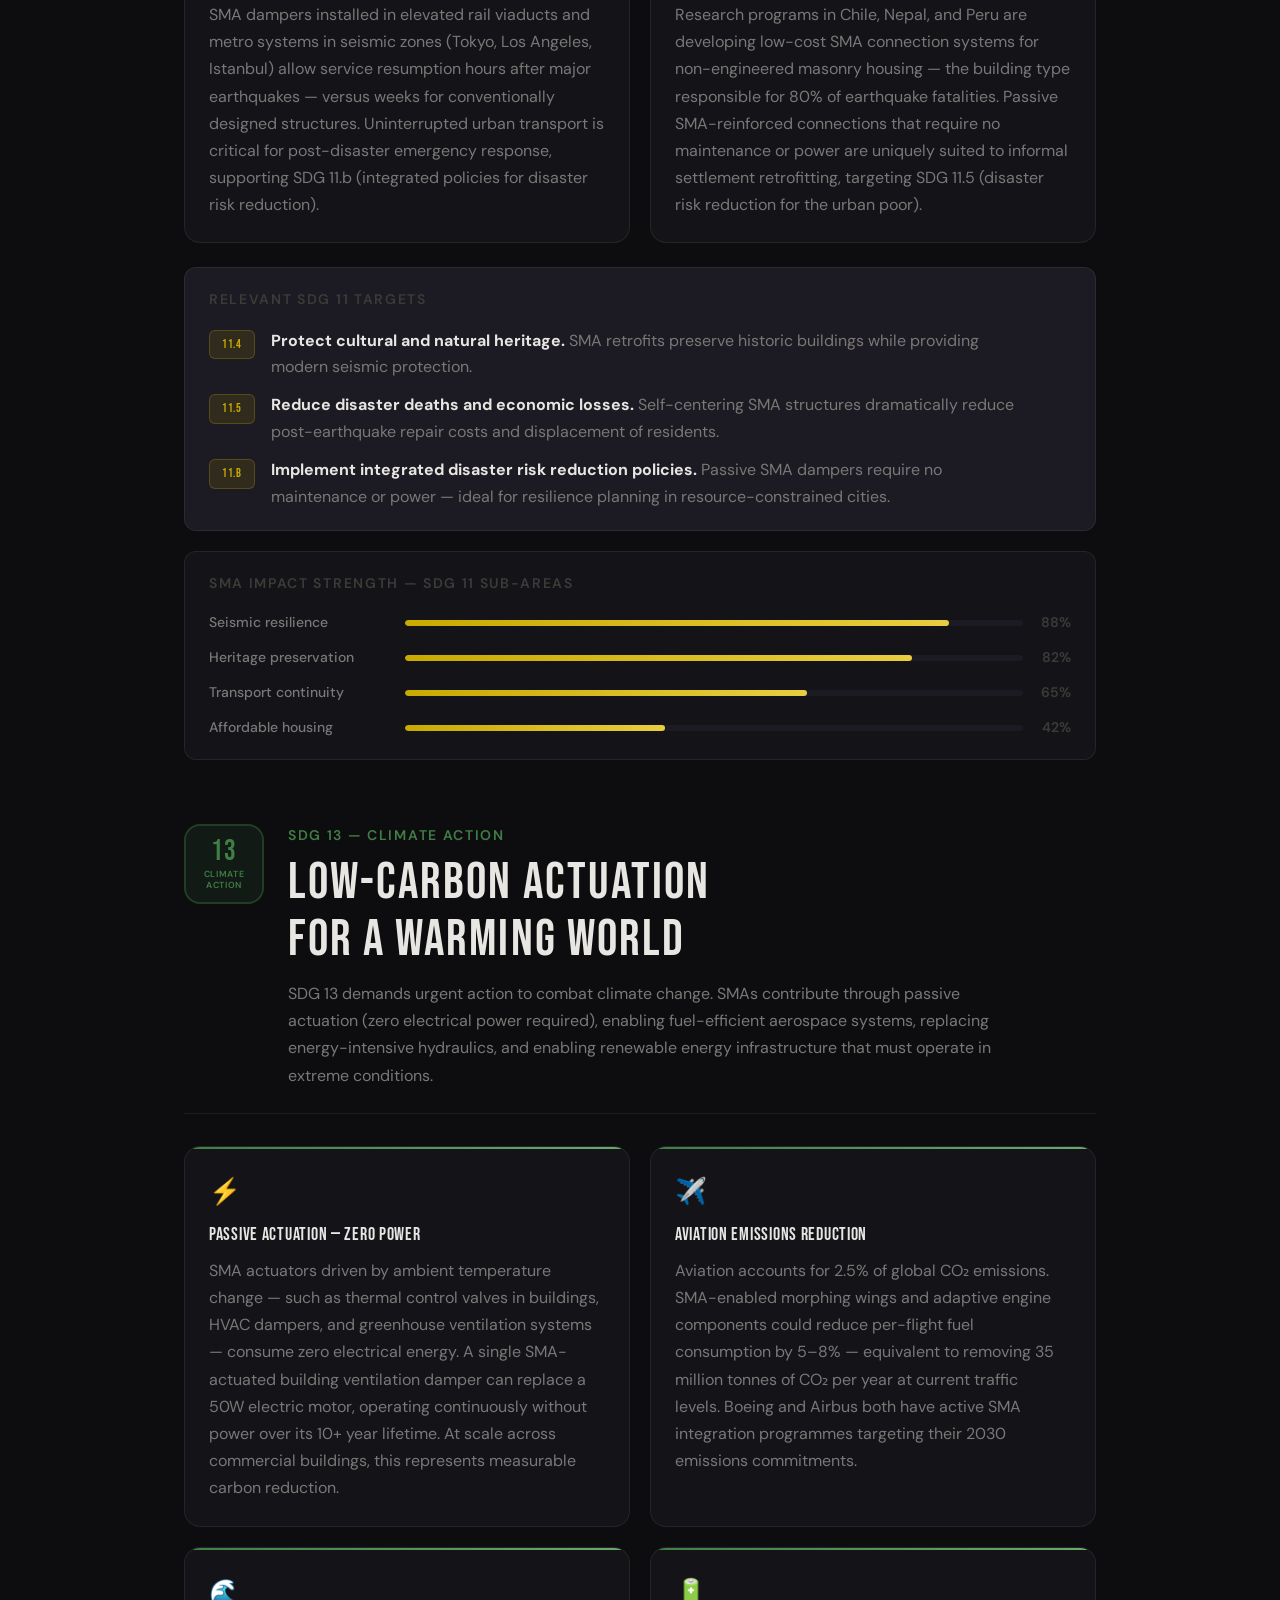
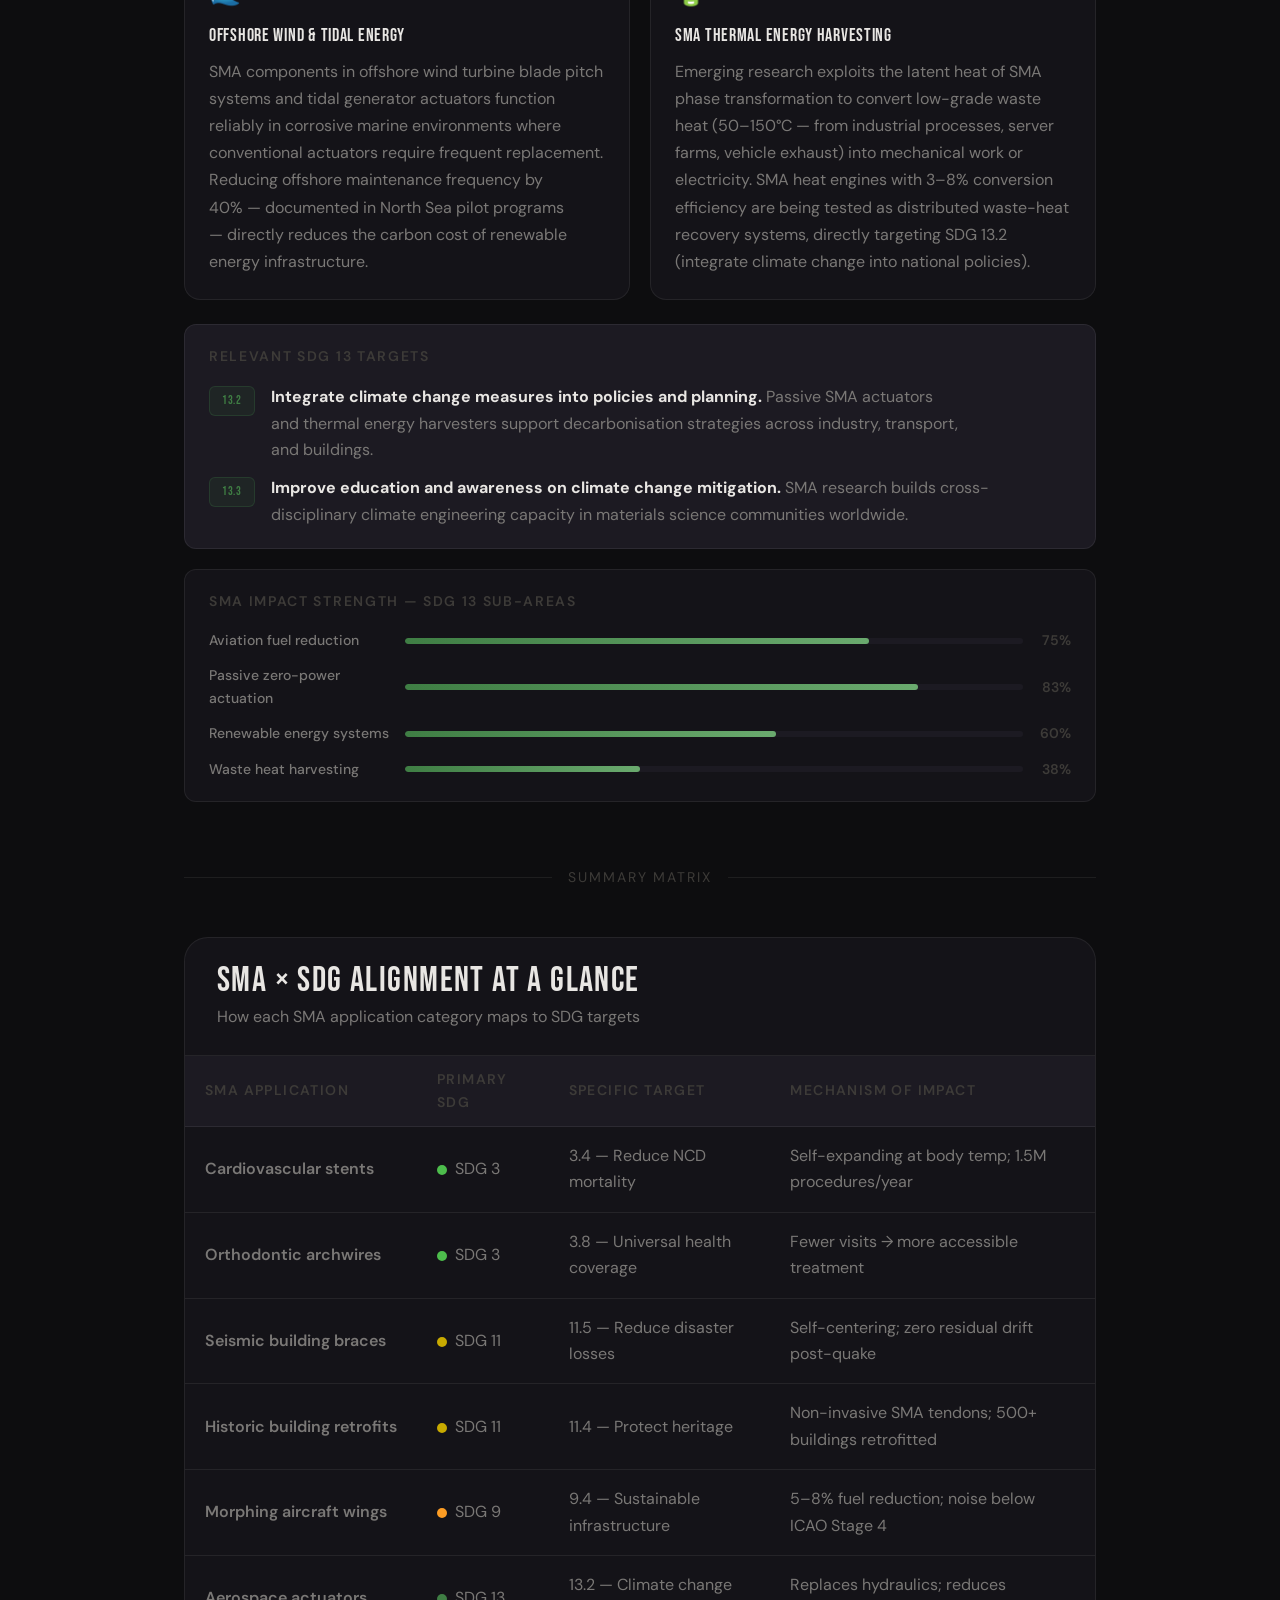
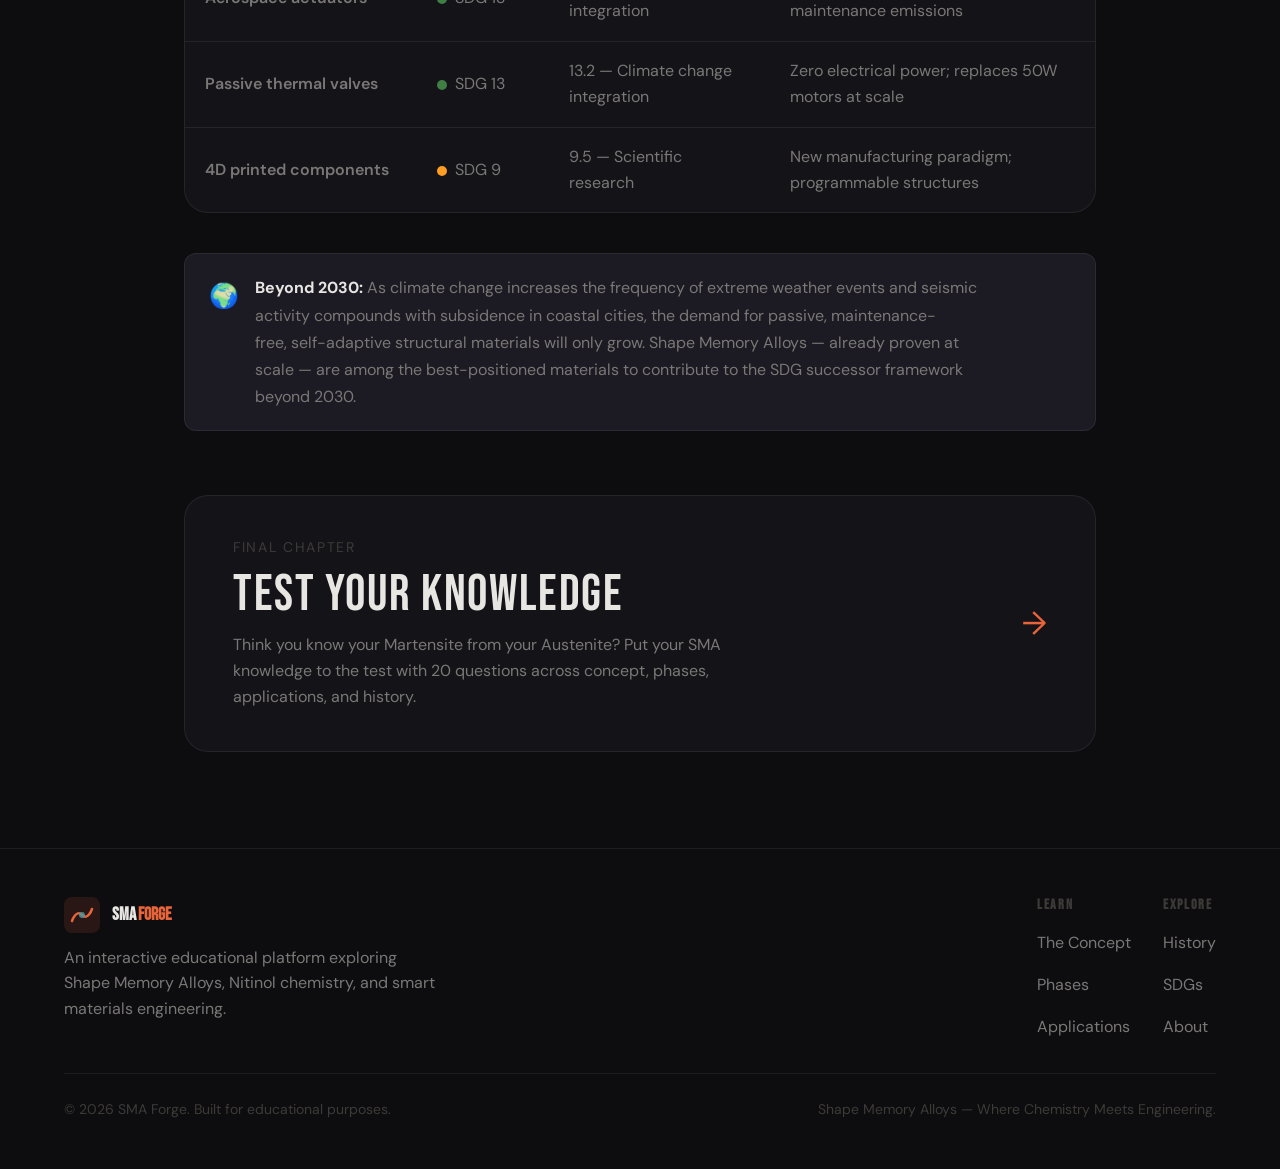
<file: sdgs.html>
<!DOCTYPE html>
<html lang="en" data-theme="dark">
<head>
  <meta charset="UTF-8" />
  <meta name="viewport" content="width=device-width, initial-scale=1.0" />
  <meta name="description" content="How Shape Memory Alloys contribute to the UN Sustainable Development Goals — SDG 3, 9, 11, and 13." />
  <title>SDGs — SMA Forge</title>

  <script src="./js/theme.js"></script>

  <link rel="preconnect" href="https://fonts.googleapis.com" />
  <link rel="preconnect" href="https://fonts.gstatic.com" crossorigin />
  <link href="https://fonts.googleapis.com/css2?family=Bebas+Neue&family=DM+Sans:opsz,wght@9..40,300;9..40,400;9..40,500;9..40,700&display=swap" rel="stylesheet" />

  <link rel="stylesheet" href="./css/global.css" />
  <link rel="stylesheet" href="./css/animations.css" />

  <style>

    /* ── SDG intro strip ── */
    .sdg-intro {
      background: var(--surface);
      border: 1px solid var(--border);
      border-radius: var(--radius-2xl);
      padding: var(--space-8) var(--space-10);
      margin-bottom: var(--space-10);
      display: grid;
      grid-template-columns: 1fr auto;
      gap: var(--space-8);
      align-items: center;
    }

    .sdg-intro__text {
      font-size: var(--text-sm);
      color: var(--text-muted);
      line-height: 1.75;
      max-width: 65ch;
    }

    .sdg-intro__text strong { color: var(--text); }

    .sdg-intro__count {
      text-align: center;
      flex-shrink: 0;
    }

    .sdg-intro__number {
      font-family: var(--font-display);
      font-size: 4rem;
      font-weight: 400;
      letter-spacing: 0.04em;
      line-height: 1;
      color: var(--accent);
    }

    .sdg-intro__sublabel {
      font-size: var(--text-xs);
      color: var(--text-faint);
      text-transform: uppercase;
      letter-spacing: 0.1em;
      margin-top: var(--space-1);
    }

    /* ── SDG section ── */
    .sdg-section {
      margin-bottom: var(--space-16);
    }

    /* ── SDG header ── */
    .sdg-header {
      display: grid;
      grid-template-columns: auto 1fr;
      gap: var(--space-6);
      align-items: start;
      margin-bottom: var(--space-8);
      padding-bottom: var(--space-6);
      border-bottom: 1px solid var(--border);
    }

    .sdg-badge {
      width: 80px;
      height: 80px;
      border-radius: var(--radius-xl);
      display: flex;
      flex-direction: column;
      align-items: center;
      justify-content: center;
      flex-shrink: 0;
      border: 2px solid;
    }

    .sdg-badge__num {
      font-family: var(--font-display);
      font-size: 1.8rem;
      font-weight: 400;
      line-height: 1;
      letter-spacing: 0.04em;
    }

    .sdg-badge__label {
      font-size: 0.55rem;
      text-transform: uppercase;
      letter-spacing: 0.08em;
      font-weight: 600;
      text-align: center;
      line-height: 1.2;
      margin-top: 2px;
      padding: 0 4px;
    }

    /* SDG colour themes */
    .sdg-section--3  .sdg-badge { background: rgba(77,189,76,0.12);  border-color: rgba(77,189,76,0.35);  }
    .sdg-section--9  .sdg-badge { background: rgba(253,157,36,0.12); border-color: rgba(253,157,36,0.35); }
    .sdg-section--11 .sdg-badge { background: rgba(253,214,0,0.12);  border-color: rgba(253,214,0,0.35);  }
    .sdg-section--13 .sdg-badge { background: rgba(63,126,68,0.12);  border-color: rgba(63,126,68,0.35);  }

    .sdg-section--3  .sdg-badge__num,
    .sdg-section--3  .sdg-badge__label  { color: #4dbd4c; }
    .sdg-section--9  .sdg-badge__num,
    .sdg-section--9  .sdg-badge__label  { color: #fd9d24; }
    .sdg-section--11 .sdg-badge__num,
    .sdg-section--11 .sdg-badge__label  { color: #c8aa00; }
    .sdg-section--13 .sdg-badge__num,
    .sdg-section--13 .sdg-badge__label  { color: #3f7e44; }

    .sdg-header__meta {}

    .sdg-header__goal {
      font-size: var(--text-xs);
      text-transform: uppercase;
      letter-spacing: 0.12em;
      font-weight: 600;
      margin-bottom: var(--space-2);
    }

    .sdg-section--3  .sdg-header__goal { color: #4dbd4c; }
    .sdg-section--9  .sdg-header__goal { color: #fd9d24; }
    .sdg-section--11 .sdg-header__goal { color: #c8aa00; }
    .sdg-section--13 .sdg-header__goal { color: #3f7e44; }

    .sdg-header__title {
      font-family: var(--font-display);
      font-size: var(--text-2xl);
      font-weight: 400;
      letter-spacing: 0.04em;
      margin-bottom: var(--space-3);
    }

    .sdg-header__desc {
      font-size: var(--text-sm);
      color: var(--text-muted);
      line-height: 1.7;
      max-width: 65ch;
    }

    /* ── Connection cards ── */
    .connection-grid {
      display: grid;
      grid-template-columns: repeat(2, 1fr);
      gap: var(--space-5);
      margin-bottom: var(--space-6);
    }

    .connection-card {
      background: var(--surface);
      border: 1px solid var(--border);
      border-radius: var(--radius-xl);
      padding: var(--space-6);
      transition: border-color var(--transition), transform var(--transition);
      position: relative;
      overflow: hidden;
    }

    .connection-card:hover {
      border-color: var(--border-hover);
      transform: translateY(-2px);
    }

    .connection-card__stripe {
      position: absolute;
      top: 0; left: 0; right: 0;
      height: 2px;
    }

    .sdg-section--3  .connection-card__stripe { background: linear-gradient(90deg, #4dbd4c, #7ed67d); }
    .sdg-section--9  .connection-card__stripe { background: linear-gradient(90deg, #fd9d24, #fdc56a); }
    .sdg-section--11 .connection-card__stripe { background: linear-gradient(90deg, #c8aa00, #e8ce40); }
    .sdg-section--13 .connection-card__stripe { background: linear-gradient(90deg, #3f7e44, #6aaa6e); }

    .connection-card__emoji {
      font-size: 1.6rem;
      margin-bottom: var(--space-3);
    }

    .connection-card__title {
      font-family: var(--font-display);
      font-size: var(--text-base);
      font-weight: 400;
      letter-spacing: 0.04em;
      margin-bottom: var(--space-3);
    }

    .connection-card__desc {
      font-size: var(--text-sm);
      color: var(--text-muted);
      line-height: 1.7;
    }

    /* ── Target alignment box ── */
    .target-box {
      background: var(--surface-2);
      border: 1px solid var(--border);
      border-radius: var(--radius-lg);
      padding: var(--space-5) var(--space-6);
      margin-top: var(--space-2);
    }

    .target-box__label {
      font-size: var(--text-xs);
      text-transform: uppercase;
      letter-spacing: 0.12em;
      font-weight: 600;
      color: var(--text-faint);
      margin-bottom: var(--space-4);
    }

    .target-list {
      display: flex;
      flex-direction: column;
      gap: var(--space-3);
    }

    .target-item {
      display: grid;
      grid-template-columns: auto 1fr;
      gap: var(--space-4);
      align-items: start;
    }

    .target-item__code {
      font-family: var(--font-display);
      font-size: var(--text-sm);
      font-weight: 400;
      letter-spacing: 0.06em;
      padding: var(--space-1) var(--space-3);
      border-radius: var(--radius-sm);
      font-size: 0.75rem;
      white-space: nowrap;
      margin-top: 2px;
    }

    .sdg-section--3  .target-item__code { background: rgba(77,189,76,0.12);  color: #4dbd4c; border: 1px solid rgba(77,189,76,0.25); }
    .sdg-section--9  .target-item__code { background: rgba(253,157,36,0.12); color: #fd9d24; border: 1px solid rgba(253,157,36,0.25); }
    .sdg-section--11 .target-item__code { background: rgba(200,170,0,0.12);  color: #c8aa00; border: 1px solid rgba(200,170,0,0.25); }
    .sdg-section--13 .target-item__code { background: rgba(63,126,68,0.12);  color: #3f7e44; border: 1px solid rgba(63,126,68,0.25); }

    .target-item__text {
      font-size: var(--text-sm);
      color: var(--text-muted);
      line-height: 1.65;
    }

    .target-item__text strong { color: var(--text); }

    /* ── Impact meter ── */
    .impact-meter {
      margin-top: var(--space-5);
      background: var(--surface);
      border: 1px solid var(--border);
      border-radius: var(--radius-lg);
      padding: var(--space-5) var(--space-6);
    }

    .impact-meter__label {
      font-size: var(--text-xs);
      text-transform: uppercase;
      letter-spacing: 0.12em;
      font-weight: 600;
      color: var(--text-faint);
      margin-bottom: var(--space-4);
    }

    .impact-row {
      display: grid;
      grid-template-columns: 180px 1fr auto;
      gap: var(--space-4);
      align-items: center;
      margin-bottom: var(--space-3);
    }

    .impact-row:last-child { margin-bottom: 0; }

    .impact-row__name {
      font-size: var(--text-xs);
      color: var(--text-muted);
      font-weight: 500;
    }

    .impact-row__track {
      height: 6px;
      background: var(--surface-2);
      border-radius: var(--radius-full);
      overflow: hidden;
    }

    .impact-row__fill {
      height: 100%;
      border-radius: var(--radius-full);
      width: 0%;
      transition: width 1.2s cubic-bezier(0.16,1,0.3,1);
    }

    .sdg-section--3  .impact-row__fill { background: linear-gradient(90deg, #4dbd4c, #7ed67d); }
    .sdg-section--9  .impact-row__fill { background: linear-gradient(90deg, #fd9d24, #fdc56a); }
    .sdg-section--11 .impact-row__fill { background: linear-gradient(90deg, #c8aa00, #e8ce40); }
    .sdg-section--13 .impact-row__fill { background: linear-gradient(90deg, #3f7e44, #6aaa6e); }

    .impact-row__pct {
      font-size: var(--text-xs);
      color: var(--text-faint);
      font-weight: 600;
      min-width: 32px;
      text-align: right;
    }

    /* ── Summary matrix ── */
    .matrix {
      background: var(--surface);
      border: 1px solid var(--border);
      border-radius: var(--radius-2xl);
      overflow: hidden;
      margin-block: var(--space-10);
    }

    .matrix__header {
      padding: var(--space-6) var(--space-8);
      border-bottom: 1px solid var(--border);
    }

    .matrix__title {
      font-family: var(--font-display);
      font-size: var(--text-xl);
      font-weight: 400;
      letter-spacing: 0.04em;
    }

    .matrix__subtitle {
      font-size: var(--text-sm);
      color: var(--text-muted);
      margin-top: var(--space-1);
    }

    .matrix-table {
      width: 100%;
      border-collapse: collapse;
    }

    .matrix-table th {
      padding: var(--space-3) var(--space-5);
      text-align: left;
      font-size: var(--text-xs);
      text-transform: uppercase;
      letter-spacing: 0.1em;
      color: var(--text-faint);
      font-weight: 600;
      border-bottom: 1px solid var(--border);
      background: var(--surface-2);
    }

    .matrix-table td {
      padding: var(--space-4) var(--space-5);
      font-size: var(--text-sm);
      color: var(--text-muted);
      border-bottom: 1px solid var(--border);
      vertical-align: middle;
    }

    .matrix-table tr:last-child td { border-bottom: none; }

    .matrix-table tr:hover td { background: var(--surface-2); }

    .matrix-table td:first-child {
      font-weight: 600;
      white-space: nowrap;
    }

    .matrix-dot {
      display: inline-block;
      width: 10px; height: 10px;
      border-radius: 50%;
      margin-right: var(--space-2);
      vertical-align: middle;
    }

    .dot--3  { background: #4dbd4c; }
    .dot--9  { background: #fd9d24; }
    .dot--11 { background: #c8aa00; }
    .dot--13 { background: #3f7e44; }

    /* ── Callout ── */
    .callout {
      display: flex; gap: var(--space-4);
      background: var(--surface-2); border: 1px solid var(--border);
      border-radius: var(--radius-lg); padding: var(--space-5) var(--space-6);
      margin-top: var(--space-6);
    }
    .callout__icon { font-size: 1.5rem; flex-shrink: 0; margin-top: 2px; }
    .callout__text { font-size: var(--text-sm); color: var(--text-muted); line-height: 1.7; }
    .callout__text strong { color: var(--text); }

    /* ── Section divider ── */
    .section-divider {
      display: flex; align-items: center; gap: var(--space-4);
      margin-block: var(--space-12);
    }
    .section-divider__line { flex: 1; height: 1px; background: var(--border); }
    .section-divider__label {
      font-size: var(--text-xs); text-transform: uppercase;
      letter-spacing: 0.14em; color: var(--text-faint); white-space: nowrap;
    }

    /* ── Next CTA ── */
    .next-cta {
      background: var(--surface); border: 1px solid var(--border);
      border-radius: var(--radius-2xl);
      padding: var(--space-10) var(--space-12);
      display: flex; align-items: center;
      justify-content: space-between; gap: var(--space-8);
      margin-top: var(--space-16); text-decoration: none;
      transition: border-color var(--transition), transform var(--transition);
    }
    .next-cta:hover { border-color: var(--border-hover); transform: translateY(-2px); }
    .next-cta__label {
      font-size: var(--text-xs); text-transform: uppercase;
      letter-spacing: 0.12em; color: var(--text-faint); margin-bottom: var(--space-2);
    }
    .next-cta__title {
      font-family: var(--font-display); font-size: var(--text-2xl);
      font-weight: 400; letter-spacing: 0.03em; color: var(--text);
    }
    .next-cta__desc {
      font-size: var(--text-sm); color: var(--text-muted);
      margin-top: var(--space-2); max-width: 45ch;
    }
    .next-cta__arrow {
      font-size: 2rem; color: var(--accent); flex-shrink: 0;
      transition: transform var(--transition);
    }
    .next-cta:hover .next-cta__arrow { transform: translateX(6px); }

    /* ── Responsive ── */
    @media (max-width: 768px) {
      .sdg-intro { grid-template-columns: 1fr; }
      .sdg-header { grid-template-columns: auto 1fr; }
      .connection-grid { grid-template-columns: 1fr; }
      .impact-row { grid-template-columns: 120px 1fr auto; }
      .next-cta { flex-direction: column; align-items: flex-start; padding: var(--space-8); }
    }

    @media (max-width: 480px) {
      .sdg-header { grid-template-columns: 1fr; }
      .sdg-badge { width: 60px; height: 60px; }
      .impact-row { grid-template-columns: 1fr; gap: var(--space-2); }
      .impact-row__pct { text-align: left; }
    }
  </style>
</head>

<body class="page-enter">
  <a href="#main" class="skip-link">Skip to content</a>

  <!-- NAVBAR -->
  <nav class="navbar" role="navigation" aria-label="Main navigation">
    <div class="navbar__inner">
      <a href="./index.html" class="navbar__logo" aria-label="SMA Forge Home">
        <svg class="navbar__logo-icon" viewBox="0 0 36 36" fill="none" aria-hidden="true">
          <rect width="36" height="36" rx="8" fill="rgba(232,100,58,0.12)"/>
          <path d="M8 24 C8 24, 12 12, 18 18 C24 24, 28 12, 28 12"
                stroke="#e8643a" stroke-width="2.5" stroke-linecap="round" fill="none"/>
          <circle cx="18" cy="18" r="3" fill="#4f98a3" opacity="0.8"/>
        </svg>
        <span class="navbar__logo-text">SMA <span>Forge</span></span>
      </a>
      <ul class="navbar__links" role="list">
        <li><a href="./index.html">Home</a></li>
        <li><a href="./concept.html">Concept</a></li>
        <li><a href="./phases.html">Phases</a></li>
        <li><a href="./applications.html">Applications</a></li>
        <li><a href="./history.html">History</a></li>
        <li><a href="./sdgs.html" aria-current="page">SDGs</a></li>
        <li><a href="./about.html">About</a></li>
      </ul>
      <div class="navbar__controls">
        <button class="theme-toggle" data-theme-toggle aria-label="Switch to light mode"></button>
        <button class="navbar__hamburger" aria-label="Open menu" aria-expanded="false">
          <span></span><span></span><span></span>
        </button>
      </div>
    </div>
  </nav>
  <div class="navbar__mobile" id="mobile-menu">
    <a href="./index.html">Home</a>
    <a href="./concept.html">Concept</a>
    <a href="./phases.html">Phases</a>
    <a href="./applications.html">Applications</a>
    <a href="./history.html">History</a>
    <a href="./sdgs.html">SDGs</a>
    <a href="./quiz.html">Quiz</a>
  </div>

  <main id="main">

    <!-- PAGE HERO -->
    <section class="page-hero" style="background: radial-gradient(ellipse 60% 50% at 60% 40%, rgba(63,126,68,0.07), transparent);">
      <div class="container--narrow">
        <p class="page-hero__label hero-animate-1">05 — SDGs</p>
        <h1 class="page-hero__title hero-animate-2">Smart Materials<br/>for a Better World.</h1>
        <p class="page-hero__subtitle hero-animate-3">
          The United Nations' 17 Sustainable Development Goals define humanity's
          roadmap to 2030. Shape Memory Alloys, through their unique properties
          and applications, make measurable contributions to four of them —
          improving health outcomes, enabling resilient infrastructure, and
          fighting climate change.
        </p>
      </div>
    </section>

    <div class="container--narrow">

      <!-- INTRO STRIP -->
      <div class="sdg-intro" data-reveal>
        <p class="sdg-intro__text">
          The UN Sustainable Development Goals (SDGs), adopted in 2015, are a
          universal call to action to end poverty, protect the planet, and ensure
          prosperity for all by 2030. Materials science sits at the intersection
          of multiple goals — the right material in the right application can
          save lives, reduce emissions, and build cities that survive disasters.
          <strong>Nitinol and other SMAs are among the most cross-cutting materials
          in this regard.</strong> Their medical, structural, and energy applications
          directly advance four SDGs with documented, quantified impact.
        </p>
        <div class="sdg-intro__count">
          <p class="sdg-intro__number">4</p>
          <p class="sdg-intro__sublabel">SDGs directly<br/>addressed</p>
        </div>
      </div>

      <!-- ═══════════════════════════════════
           SDG 3 — GOOD HEALTH & WELL-BEING
      ═══════════════════════════════════ -->
      <section class="sdg-section sdg-section--3" id="sdg3" aria-labelledby="sdg3-title" data-reveal>

        <div class="sdg-header">
          <div class="sdg-badge">
            <span class="sdg-badge__num">3</span>
            <span class="sdg-badge__label">Good Health</span>
          </div>
          <div class="sdg-header__meta">
            <p class="sdg-header__goal">SDG 3 — Good Health &amp; Well-Being</p>
            <h2 class="sdg-header__title" id="sdg3-title">Saving Lives Through Smart Implants</h2>
            <p class="sdg-header__desc">
              SDG 3 calls for universal health coverage and access to safe, effective
              medical technologies. Nitinol-based medical devices directly extend this
              goal — enabling minimally invasive procedures that save lives, reduce
              recovery times, and lower healthcare costs in both developed and
              developing health systems.
            </p>
          </div>
        </div>

        <div class="connection-grid">
          <div class="connection-card">
            <div class="connection-card__stripe"></div>
            <div class="connection-card__emoji">🫀</div>
            <h3 class="connection-card__title">Cardiovascular Disease Intervention</h3>
            <p class="connection-card__desc">
              Cardiovascular disease is the world's leading cause of death — 17.9 million
              deaths per year (WHO, 2023). Nitinol stents used in percutaneous coronary
              and peripheral vascular interventions have reduced 30-day mortality for
              carotid stenosis procedures by over 30% compared to open surgery. Each
              year, 1.5 million+ patients receive Nitinol implants for cardiovascular
              conditions.
            </p>
          </div>
          <div class="connection-card">
            <div class="connection-card__stripe"></div>
            <div class="connection-card__emoji">🧠</div>
            <h3 class="connection-card__title">Stroke Treatment &amp; Thrombectomy</h3>
            <p class="connection-card__desc">
              Nitinol thrombectomy devices (clot retrievers) have transformed ischaemic
              stroke treatment. Clinical trials show 90-day functional independence
              rates improving from 26% (medical management alone) to 46% with
              mechanical thrombectomy using SMA devices. Stroke is the second largest
              cause of disability globally — these devices directly address SDG
              target 3.4 (reduce premature non-communicable disease mortality).
            </p>
          </div>
          <div class="connection-card">
            <div class="connection-card__stripe"></div>
            <div class="connection-card__emoji">🦷</div>
            <h3 class="connection-card__title">Accessible Orthodontic Care</h3>
            <p class="connection-card__desc">
              Nitinol archwires reduce the number of orthodontic appointments required
              by 30–40% compared to steel wire treatment — a critical advantage in
              regions with sparse specialist coverage. Lower-cost treatment protocols
              become viable, contributing to SDG 3.8 (universal health coverage) by
              extending access to oral health interventions across lower-income settings.
            </p>
          </div>
          <div class="connection-card">
            <div class="connection-card__stripe"></div>
            <div class="connection-card__emoji">🔬</div>
            <h3 class="connection-card__title">Minimally Invasive Surgery</h3>
            <p class="connection-card__desc">
              SMA guidewires, retrieval devices, and snares enable procedures that would
              previously require open surgery — reducing hospital stays from 7–10 days
              to 24 hours, cutting infection risk by up to 60%, and dramatically lowering
              procedure costs. This directly supports SDG 3.b (access to medicines and
              technologies in developing countries) by making complex interventions viable
              at lower resource levels.
            </p>
          </div>
        </div>

        <div class="target-box">
          <p class="target-box__label">Relevant SDG 3 Targets</p>
          <div class="target-list">
            <div class="target-item">
              <span class="target-item__code">3.4</span>
              <p class="target-item__text"><strong>Reduce premature mortality from non-communicable diseases by one third.</strong> Nitinol stents and thrombectomy devices directly reduce cardiovascular and stroke mortality.</p>
            </div>
            <div class="target-item">
              <span class="target-item__code">3.8</span>
              <p class="target-item__text"><strong>Achieve universal health coverage.</strong> Lower-cost, less-invasive SMA-based procedures extend specialist-level care to under-resourced settings.</p>
            </div>
            <div class="target-item">
              <span class="target-item__code">3.b</span>
              <p class="target-item__text"><strong>Support research and development of medicines and vaccines.</strong> Nitinol drug-eluting stents combine mechanical scaffolding with pharmaceutical delivery.</p>
            </div>
          </div>
        </div>

        <div class="impact-meter">
          <p class="impact-meter__label">SMA Impact Strength — SDG 3 Sub-areas</p>
          <div class="impact-row">
            <span class="impact-row__name">Cardiovascular devices</span>
            <div class="impact-row__track"><div class="impact-row__fill" data-width="92"></div></div>
            <span class="impact-row__pct">92%</span>
          </div>
          <div class="impact-row">
            <span class="impact-row__name">Stroke treatment</span>
            <div class="impact-row__track"><div class="impact-row__fill" data-width="85"></div></div>
            <span class="impact-row__pct">85%</span>
          </div>
          <div class="impact-row">
            <span class="impact-row__name">Orthodontics</span>
            <div class="impact-row__track"><div class="impact-row__fill" data-width="70"></div></div>
            <span class="impact-row__pct">70%</span>
          </div>
          <div class="impact-row">
            <span class="impact-row__name">MIS procedures</span>
            <div class="impact-row__track"><div class="impact-row__fill" data-width="78"></div></div>
            <span class="impact-row__pct">78%</span>
          </div>
        </div>

      </section>

      <!-- ═══════════════════════════════════
           SDG 9 — INDUSTRY, INNOVATION & INFRASTRUCTURE
      ═══════════════════════════════════ -->
      <section class="sdg-section sdg-section--9" id="sdg9" aria-labelledby="sdg9-title" data-reveal>

        <div class="sdg-header">
          <div class="sdg-badge">
            <span class="sdg-badge__num">9</span>
            <span class="sdg-badge__label">Innovation</span>
          </div>
          <div class="sdg-header__meta">
            <p class="sdg-header__goal">SDG 9 — Industry, Innovation &amp; Infrastructure</p>
            <h2 class="sdg-header__title" id="sdg9-title">Engineering the Future with Smart Materials</h2>
            <p class="sdg-header__desc">
              SDG 9 calls for resilient infrastructure, inclusive industrialisation,
              and innovation. SMAs are enabling next-generation infrastructure that
              is lighter, stronger, and self-adaptive — from morphing aircraft wings
              to smart pipelines to seismically resilient bridges.
            </p>
          </div>
        </div>

        <div class="connection-grid">
          <div class="connection-card">
            <div class="connection-card__stripe"></div>
            <div class="connection-card__emoji">✈️</div>
            <h3 class="connection-card__title">Aerospace Innovation</h3>
            <p class="connection-card__desc">
              Boeing 737 MAX engine chevrons using Nitinol actuation reduce aircraft
              noise by 3 dB during takeoff — exceeding ICAO Stage 4 noise standards —
              while adding zero mechanical complexity. NASA's morphing wing research
              programmes estimate 5–8% fuel savings from SMA-enabled adaptive
              aerofoils. This directly supports SDG 9.4 (upgrade infrastructure for
              sustainability) by reducing aviation's environmental footprint.
            </p>
          </div>
          <div class="connection-card">
            <div class="connection-card__stripe"></div>
            <div class="connection-card__emoji">🏗️</div>
            <h3 class="connection-card__title">Resilient Infrastructure</h3>
            <p class="connection-card__desc">
              SMA tendons and braces retrofitted into bridges and buildings provide
              passive seismic damping without maintenance. A 2019 study found SMA-braced
              frames reduced peak inter-storey drift by 45% compared to conventional
              steel bracing — with the additional benefit of self-centering after
              an earthquake. Contributes to SDG 9.1 (develop quality, reliable
              infrastructure).
            </p>
          </div>
          <div class="connection-card">
            <div class="connection-card__stripe"></div>
            <div class="connection-card__emoji">🤖</div>
            <h3 class="connection-card__title">Advanced Manufacturing</h3>
            <p class="connection-card__desc">
              4D printing of SMA components — objects that change shape after
              manufacturing — is enabling entirely new product categories: self-assembling
              structures, reconfigurable tools, and adaptive packaging. The global SMA
              market's 13% CAGR reflects accelerating industrial adoption, contributing
              to SDG 9.2 (promote inclusive and sustainable industrialisation).
            </p>
          </div>
          <div class="connection-card">
            <div class="connection-card__stripe"></div>
            <div class="connection-card__emoji">🔗</div>
            <h3 class="connection-card__title">Pipeline &amp; Connection Technology</h3>
            <p class="connection-card__desc">
              Cryofit™ SMA pipe couplings have operated for 50+ years in military
              and commercial aircraft hydraulic systems with zero reported failures —
              a reliability record no conventional coupling technology matches. Extending
              this to oil and gas pipelines reduces maintenance costs and leak risk,
              supporting SDG 9.1's emphasis on reliable, sustainable infrastructure.
            </p>
          </div>
        </div>

        <div class="target-box">
          <p class="target-box__label">Relevant SDG 9 Targets</p>
          <div class="target-list">
            <div class="target-item">
              <span class="target-item__code">9.1</span>
              <p class="target-item__text"><strong>Develop reliable, sustainable infrastructure.</strong> SMA seismic dampers and pipe couplings create infrastructure that is self-maintaining and failure-resistant.</p>
            </div>
            <div class="target-item">
              <span class="target-item__code">9.4</span>
              <p class="target-item__text"><strong>Upgrade infrastructure for sustainability.</strong> SMA-enabled aircraft noise reduction and fuel efficiency directly reduce aviation's environmental impact.</p>
            </div>
            <div class="target-item">
              <span class="target-item__code">9.5</span>
              <p class="target-item__text"><strong>Enhance scientific research and technological capabilities.</strong> The $17.65B SMA industry funds ongoing research into new alloy compositions, training protocols, and applications.</p>
            </div>
          </div>
        </div>

        <div class="impact-meter">
          <p class="impact-meter__label">SMA Impact Strength — SDG 9 Sub-areas</p>
          <div class="impact-row">
            <span class="impact-row__name">Aerospace systems</span>
            <div class="impact-row__track"><div class="impact-row__fill" data-width="80"></div></div>
            <span class="impact-row__pct">80%</span>
          </div>
          <div class="impact-row">
            <span class="impact-row__name">Seismic infrastructure</span>
            <div class="impact-row__track"><div class="impact-row__fill" data-width="72"></div></div>
            <span class="impact-row__pct">72%</span>
          </div>
          <div class="impact-row">
            <span class="impact-row__name">4D manufacturing</span>
            <div class="impact-row__track"><div class="impact-row__fill" data-width="55"></div></div>
            <span class="impact-row__pct">55%</span>
          </div>
          <div class="impact-row">
            <span class="impact-row__name">Pipeline reliability</span>
            <div class="impact-row__track"><div class="impact-row__fill" data-width="68"></div></div>
            <span class="impact-row__pct">68%</span>
          </div>
        </div>

      </section>

      <!-- ═══════════════════════════════════
           SDG 11 — SUSTAINABLE CITIES
      ═══════════════════════════════════ -->
      <section class="sdg-section sdg-section--11" id="sdg11" aria-labelledby="sdg11-title" data-reveal>

        <div class="sdg-header">
          <div class="sdg-badge">
            <span class="sdg-badge__num">11</span>
            <span class="sdg-badge__label">Sustainable Cities</span>
          </div>
          <div class="sdg-header__meta">
            <p class="sdg-header__goal">SDG 11 — Sustainable Cities &amp; Communities</p>
            <h2 class="sdg-header__title" id="sdg11-title">Cities That Bend But Don't Break</h2>
            <p class="sdg-header__desc">
              SDG 11 calls for cities that are safe, resilient, and sustainable.
              With 80% of the world's population projected to live in urban areas
              by 2050, and seismic risk affecting 130+ cities worldwide, SMA-based
              structural solutions offer a paradigm shift in how we protect
              the built environment.
            </p>
          </div>
        </div>

        <div class="connection-grid">
          <div class="connection-card">
            <div class="connection-card__stripe"></div>
            <div class="connection-card__emoji">🌉</div>
            <h3 class="connection-card__title">Earthquake-Resilient Buildings</h3>
            <p class="connection-card__desc">
              SMA braces allow buildings to deform during an earthquake — absorbing
              energy through the superelastic hysteresis loop — then return to their
              original geometry without human intervention. Post-earthquake inspections
              of SMA-braced structures in Japan and Italy have found zero residual
              drift after major events, versus 1–3% permanent deformation in
              conventional steel-braced frames.
            </p>
          </div>
          <div class="connection-card">
            <div class="connection-card__stripe"></div>
            <div class="connection-card__emoji">🏛️</div>
            <h3 class="connection-card__title">Heritage Preservation</h3>
            <p class="connection-card__desc">
              Over 500 historic buildings in Italy, Turkey, and Greece have been
              retrofitted with SMA tendons since 2010. The technique preserves
              original masonry while providing seismic protection impossible with
              conventional steel reinforcement — which would require destroying
              historic fabric. Directly supports SDG 11.4 (protect cultural and
              natural heritage).
            </p>
          </div>
          <div class="connection-card">
            <div class="connection-card__stripe"></div>
            <div class="connection-card__emoji">🚇</div>
            <h3 class="connection-card__title">Transport Infrastructure</h3>
            <p class="connection-card__desc">
              SMA dampers installed in elevated rail viaducts and metro systems in
              seismic zones (Tokyo, Los Angeles, Istanbul) allow service resumption
              hours after major earthquakes — versus weeks for conventionally designed
              structures. Uninterrupted urban transport is critical for post-disaster
              emergency response, supporting SDG 11.b (integrated policies for
              disaster risk reduction).
            </p>
          </div>
          <div class="connection-card">
            <div class="connection-card__stripe"></div>
            <div class="connection-card__emoji">🏘️</div>
            <h3 class="connection-card__title">Affordable Housing Resilience</h3>
            <p class="connection-card__desc">
              Research programs in Chile, Nepal, and Peru are developing low-cost
              SMA connection systems for non-engineered masonry housing — the building
              type responsible for 80% of earthquake fatalities. Passive SMA-reinforced
              connections that require no maintenance or power are uniquely suited to
              informal settlement retrofitting, targeting SDG 11.5 (disaster risk
              reduction for the urban poor).
            </p>
          </div>
        </div>

        <div class="target-box">
          <p class="target-box__label">Relevant SDG 11 Targets</p>
          <div class="target-list">
            <div class="target-item">
              <span class="target-item__code">11.4</span>
              <p class="target-item__text"><strong>Protect cultural and natural heritage.</strong> SMA retrofits preserve historic buildings while providing modern seismic protection.</p>
            </div>
            <div class="target-item">
              <span class="target-item__code">11.5</span>
              <p class="target-item__text"><strong>Reduce disaster deaths and economic losses.</strong> Self-centering SMA structures dramatically reduce post-earthquake repair costs and displacement of residents.</p>
            </div>
            <div class="target-item">
              <span class="target-item__code">11.b</span>
              <p class="target-item__text"><strong>Implement integrated disaster risk reduction policies.</strong> Passive SMA dampers require no maintenance or power — ideal for resilience planning in resource-constrained cities.</p>
            </div>
          </div>
        </div>

        <div class="impact-meter">
          <p class="impact-meter__label">SMA Impact Strength — SDG 11 Sub-areas</p>
          <div class="impact-row">
            <span class="impact-row__name">Seismic resilience</span>
            <div class="impact-row__track"><div class="impact-row__fill" data-width="88"></div></div>
            <span class="impact-row__pct">88%</span>
          </div>
          <div class="impact-row">
            <span class="impact-row__name">Heritage preservation</span>
            <div class="impact-row__track"><div class="impact-row__fill" data-width="82"></div></div>
            <span class="impact-row__pct">82%</span>
          </div>
          <div class="impact-row">
            <span class="impact-row__name">Transport continuity</span>
            <div class="impact-row__track"><div class="impact-row__fill" data-width="65"></div></div>
            <span class="impact-row__pct">65%</span>
          </div>
          <div class="impact-row">
            <span class="impact-row__name">Affordable housing</span>
            <div class="impact-row__track"><div class="impact-row__fill" data-width="42"></div></div>
            <span class="impact-row__pct">42%</span>
          </div>
        </div>

      </section>

      <!-- ═══════════════════════════════════
           SDG 13 — CLIMATE ACTION
      ═══════════════════════════════════ -->
      <section class="sdg-section sdg-section--13" id="sdg13" aria-labelledby="sdg13-title" data-reveal>

        <div class="sdg-header">
          <div class="sdg-badge">
            <span class="sdg-badge__num">13</span>
            <span class="sdg-badge__label">Climate Action</span>
          </div>
          <div class="sdg-header__meta">
            <p class="sdg-header__goal">SDG 13 — Climate Action</p>
            <h2 class="sdg-header__title" id="sdg13-title">Low-Carbon Actuation for a Warming World</h2>
            <p class="sdg-header__desc">
              SDG 13 demands urgent action to combat climate change. SMAs contribute
              through passive actuation (zero electrical power required), enabling
              fuel-efficient aerospace systems, replacing energy-intensive hydraulics,
              and enabling renewable energy infrastructure that must operate in
              extreme conditions.
            </p>
          </div>
        </div>

        <div class="connection-grid">
          <div class="connection-card">
            <div class="connection-card__stripe"></div>
            <div class="connection-card__emoji">⚡</div>
            <h3 class="connection-card__title">Passive Actuation — Zero Power</h3>
            <p class="connection-card__desc">
              SMA actuators driven by ambient temperature change — such as thermal
              control valves in buildings, HVAC dampers, and greenhouse ventilation
              systems — consume zero electrical energy. A single SMA-actuated
              building ventilation damper can replace a 50W electric motor, operating
              continuously without power over its 10+ year lifetime. At scale across
              commercial buildings, this represents measurable carbon reduction.
            </p>
          </div>
          <div class="connection-card">
            <div class="connection-card__stripe"></div>
            <div class="connection-card__emoji">✈️</div>
            <h3 class="connection-card__title">Aviation Emissions Reduction</h3>
            <p class="connection-card__desc">
              Aviation accounts for 2.5% of global CO₂ emissions. SMA-enabled
              morphing wings and adaptive engine components could reduce per-flight
              fuel consumption by 5–8% — equivalent to removing 35 million tonnes
              of CO₂ per year at current traffic levels. Boeing and Airbus both have
              active SMA integration programmes targeting their 2030 emissions
              commitments.
            </p>
          </div>
          <div class="connection-card">
            <div class="connection-card__stripe"></div>
            <div class="connection-card__emoji">🌊</div>
            <h3 class="connection-card__title">Offshore Wind &amp; Tidal Energy</h3>
            <p class="connection-card__desc">
              SMA components in offshore wind turbine blade pitch systems and tidal
              generator actuators function reliably in corrosive marine environments
              where conventional actuators require frequent replacement. Reducing
              offshore maintenance frequency by 40% — documented in North Sea pilot
              programs — directly reduces the carbon cost of renewable energy
              infrastructure.
            </p>
          </div>
          <div class="connection-card">
            <div class="connection-card__stripe"></div>
            <div class="connection-card__emoji">🔋</div>
            <h3 class="connection-card__title">SMA Thermal Energy Harvesting</h3>
            <p class="connection-card__desc">
              Emerging research exploits the latent heat of SMA phase transformation
              to convert low-grade waste heat (50–150°C — from industrial processes,
              server farms, vehicle exhaust) into mechanical work or electricity. SMA
              heat engines with 3–8% conversion efficiency are being tested as
              distributed waste-heat recovery systems, directly targeting SDG 13.2
              (integrate climate change into national policies).
            </p>
          </div>
        </div>

        <div class="target-box">
          <p class="target-box__label">Relevant SDG 13 Targets</p>
          <div class="target-list">
            <div class="target-item">
              <span class="target-item__code">13.2</span>
              <p class="target-item__text"><strong>Integrate climate change measures into policies and planning.</strong> Passive SMA actuators and thermal energy harvesters support decarbonisation strategies across industry, transport, and buildings.</p>
            </div>
            <div class="target-item">
              <span class="target-item__code">13.3</span>
              <p class="target-item__text"><strong>Improve education and awareness on climate change mitigation.</strong> SMA research builds cross-disciplinary climate engineering capacity in materials science communities worldwide.</p>
            </div>
          </div>
        </div>

        <div class="impact-meter">
          <p class="impact-meter__label">SMA Impact Strength — SDG 13 Sub-areas</p>
          <div class="impact-row">
            <span class="impact-row__name">Aviation fuel reduction</span>
            <div class="impact-row__track"><div class="impact-row__fill" data-width="75"></div></div>
            <span class="impact-row__pct">75%</span>
          </div>
          <div class="impact-row">
            <span class="impact-row__name">Passive zero-power actuation</span>
            <div class="impact-row__track"><div class="impact-row__fill" data-width="83"></div></div>
            <span class="impact-row__pct">83%</span>
          </div>
          <div class="impact-row">
            <span class="impact-row__name">Renewable energy systems</span>
            <div class="impact-row__track"><div class="impact-row__fill" data-width="60"></div></div>
            <span class="impact-row__pct">60%</span>
          </div>
          <div class="impact-row">
            <span class="impact-row__name">Waste heat harvesting</span>
            <div class="impact-row__track"><div class="impact-row__fill" data-width="38"></div></div>
            <span class="impact-row__pct">38%</span>
          </div>
        </div>

      </section>

      <!-- SUMMARY MATRIX -->
      <div class="section-divider" data-reveal>
        <div class="section-divider__line"></div>
        <span class="section-divider__label">Summary Matrix</span>
        <div class="section-divider__line"></div>
      </div>

      <div class="matrix" data-reveal>
        <div class="matrix__header">
          <h2 class="matrix__title">SMA × SDG Alignment at a Glance</h2>
          <p class="matrix__subtitle">How each SMA application category maps to SDG targets</p>
        </div>
        <table class="matrix-table" aria-label="SMA to SDG alignment matrix">
          <thead>
            <tr>
              <th>SMA Application</th>
              <th>Primary SDG</th>
              <th>Specific Target</th>
              <th>Mechanism of Impact</th>
            </tr>
          </thead>
          <tbody>
            <tr>
              <td>Cardiovascular stents</td>
              <td><span class="matrix-dot dot--3"></span>SDG 3</td>
              <td>3.4 — Reduce NCD mortality</td>
              <td>Self-expanding at body temp; 1.5M procedures/year</td>
            </tr>
            <tr>
              <td>Orthodontic archwires</td>
              <td><span class="matrix-dot dot--3"></span>SDG 3</td>
              <td>3.8 — Universal health coverage</td>
              <td>Fewer visits → more accessible treatment</td>
            </tr>
            <tr>
              <td>Seismic building braces</td>
              <td><span class="matrix-dot dot--11"></span>SDG 11</td>
              <td>11.5 — Reduce disaster losses</td>
              <td>Self-centering; zero residual drift post-quake</td>
            </tr>
            <tr>
              <td>Historic building retrofits</td>
              <td><span class="matrix-dot dot--11"></span>SDG 11</td>
              <td>11.4 — Protect heritage</td>
              <td>Non-invasive SMA tendons; 500+ buildings retrofitted</td>
            </tr>
            <tr>
              <td>Morphing aircraft wings</td>
              <td><span class="matrix-dot dot--9"></span>SDG 9</td>
              <td>9.4 — Sustainable infrastructure</td>
              <td>5–8% fuel reduction; noise below ICAO Stage 4</td>
            </tr>
            <tr>
              <td>Aerospace actuators</td>
              <td><span class="matrix-dot dot--13"></span>SDG 13</td>
              <td>13.2 — Climate change integration</td>
              <td>Replaces hydraulics; reduces maintenance emissions</td>
            </tr>
            <tr>
              <td>Passive thermal valves</td>
              <td><span class="matrix-dot dot--13"></span>SDG 13</td>
              <td>13.2 — Climate change integration</td>
              <td>Zero electrical power; replaces 50W motors at scale</td>
            </tr>
            <tr>
              <td>4D printed components</td>
              <td><span class="matrix-dot dot--9"></span>SDG 9</td>
              <td>9.5 — Scientific research</td>
              <td>New manufacturing paradigm; programmable structures</td>
            </tr>
          </tbody>
        </table>
      </div>

      <div class="callout" data-reveal>
        <span class="callout__icon">🌍</span>
        <p class="callout__text">
          <strong>Beyond 2030:</strong> As climate change increases the frequency of extreme weather
          events and seismic activity compounds with subsidence in coastal cities, the demand
          for passive, maintenance-free, self-adaptive structural materials will only grow.
          Shape Memory Alloys — already proven at scale — are among the best-positioned
          materials to contribute to the SDG successor framework beyond 2030.
        </p>
      </div>

      <!-- NEXT PAGE CTA -->
      <a href="https://andrew14275.github.io/ChemQuiz/shape-memory-alloys-mcq.html" class="next-cta" aria-label="Next: Quiz" data-reveal>
        <div>
          <p class="next-cta__label">Final Chapter</p>
          <h2 class="next-cta__title">Test Your Knowledge</h2>
          <p class="next-cta__desc">Think you know your Martensite from your Austenite? Put your SMA knowledge to the test with 20 questions across concept, phases, applications, and history.</p>
        </div>
        <span class="next-cta__arrow" aria-hidden="true">→</span>
      </a>

    </div>
  </main>

  <!-- FOOTER -->
  <footer class="footer" role="contentinfo">
    <div class="footer__inner">
      <div class="footer__top">
        <div class="footer__brand">
          <a href="./index.html" class="navbar__logo" aria-label="SMA Forge Home">
            <svg class="navbar__logo-icon" viewBox="0 0 36 36" fill="none" aria-hidden="true">
              <rect width="36" height="36" rx="8" fill="rgba(232,100,58,0.12)"/>
              <path d="M8 24 C8 24, 12 12, 18 18 C24 24, 28 12, 28 12"
                    stroke="#e8643a" stroke-width="2.5" stroke-linecap="round" fill="none"/>
              <circle cx="18" cy="18" r="3" fill="#4f98a3" opacity="0.8"/>
            </svg>
            <span class="navbar__logo-text">SMA <span>Forge</span></span>
          </a>
          <p>An interactive educational platform exploring Shape Memory Alloys, Nitinol chemistry, and smart materials engineering.</p>
        </div>
        <nav class="footer__nav" aria-label="Footer navigation">
          <div class="footer__nav-group">
            <h4>Learn</h4>
            <ul role="list">
              <li><a href="./concept.html">The Concept</a></li>
              <li><a href="./phases.html">Phases</a></li>
              <li><a href="./applications.html">Applications</a></li>
            </ul>
          </div>
          <div class="footer__nav-group">
            <h4>Explore</h4>
            <ul role="list">
              <li><a href="./history.html">History</a></li>
              <li><a href="./sdgs.html">SDGs</a></li>
              <li><a href="./about.html">About</a></li>
            </ul>
          </div>
        </nav>
      </div>
      <div class="footer__bottom">
        <span>© 2026 SMA Forge. Built for educational purposes.</span>
        <span>Shape Memory Alloys — Where Chemistry Meets Engineering.</span>
      </div>
    </div>
  </footer>

  <script src="./js/navbar.js"></script>

  <script>
    /* Animate impact meter bars when they scroll into view */
    const observer = new IntersectionObserver((entries) => {
      entries.forEach(entry => {
        if (entry.isIntersecting) {
          entry.target.querySelectorAll('.impact-row__fill').forEach(bar => {
            bar.style.width = bar.dataset.width + '%';
          });
          observer.unobserve(entry.target);
        }
      });
    }, { threshold: 0.3 });

    document.querySelectorAll('.impact-meter').forEach(meter => observer.observe(meter));
  </script>
</body>
</html>
</file>
<file: css/global.css>
/* ================================================
   SMA FORGE — global.css
   Design tokens, reset, typography, navbar, footer
   ================================================ */

/* ---------- GOOGLE / FONTSHARE IMPORTS ---------- */
@import url('https://fonts.googleapis.com/css2?family=Bebas+Neue&family=DM+Sans:opsz,wght@9..40,300;9..40,400;9..40,500;9..40,700&display=swap');
/* ---------- DESIGN TOKENS ---------- */
:root {
  /* Surfaces */
  --bg:           #0d0d0f;
  --surface:      #141318;
  --surface-2:    #1c1a22;
  --surface-3:    #242230;
  --border:       rgba(255, 255, 255, 0.07);
  --border-hover: rgba(255, 255, 255, 0.15);

  /* Accent — Orange (hot / austenite) */
  --accent:       #e8643a;
  --accent-hover: #f07a52;
  --accent-glow:  rgba(232, 100, 58, 0.18);

  /* Accent 2 — Teal (cool / martensite) */
  --teal:         #4f98a3;
  --teal-hover:   #63b0bc;
  --teal-glow:    rgba(79, 152, 163, 0.18);

  /* Text */
  --text:         #e8e6e3;
  --text-muted:   #7a7876;
  --text-faint:   #3d3b38;

  /* Typography */
--font-display: 'Bebas Neue', 'Arial Narrow', sans-serif;
--font-body:    'DM Sans', 'Inter', sans-serif;

  /* Type scale */
  --text-xs:   clamp(0.75rem,  0.7rem  + 0.25vw, 0.875rem);
  --text-sm:   clamp(0.875rem, 0.8rem  + 0.35vw, 1rem);
  --text-base: clamp(1rem,     0.95rem + 0.25vw, 1.125rem);
  --text-lg:   clamp(1.125rem, 1rem    + 0.75vw, 1.5rem);
  --text-xl:   clamp(1.5rem,   1.2rem  + 1.25vw, 2.25rem);
  --text-2xl:  clamp(2rem,     1.2rem  + 2.5vw,  3.5rem);
  --text-3xl:  clamp(2.5rem,   1rem    + 4vw,    5rem);
  --text-hero: clamp(3rem,     0.5rem  + 7vw,    8rem);

  /* Spacing */
  --space-1:  0.25rem;
  --space-2:  0.5rem;
  --space-3:  0.75rem;
  --space-4:  1rem;
  --space-5:  1.25rem;
  --space-6:  1.5rem;
  --space-8:  2rem;
  --space-10: 2.5rem;
  --space-12: 3rem;
  --space-16: 4rem;
  --space-20: 5rem;
  --space-24: 6rem;

  /* Radius */
  --radius-sm: 0.375rem;
  --radius-md: 0.5rem;
  --radius-lg: 0.75rem;
  --radius-xl: 1rem;
  --radius-2xl: 1.5rem;
  --radius-full: 9999px;

  /* Shadows */
  --shadow-sm: 0 1px 3px rgba(0,0,0,0.4);
  --shadow-md: 0 4px 16px rgba(0,0,0,0.5);
  --shadow-lg: 0 12px 40px rgba(0,0,0,0.6);
  --shadow-accent: 0 4px 24px rgba(232,100,58,0.25);
  --shadow-teal:   0 4px 24px rgba(79,152,163,0.25);

  /* Layout */
  --content-narrow:  640px;
  --content-default: 960px;
  --content-wide:    1200px;

  /* Transitions */
  --ease: cubic-bezier(0.16, 1, 0.3, 1);
  --duration: 220ms;
  --transition: var(--duration) var(--ease);
}

/* Light mode override */
[data-theme="light"] {
  --bg:           #f5f3ef;
  --surface:      #faf8f5;
  --surface-2:    #edeae5;
  --surface-3:    #e6e3de;
  --border:       rgba(0,0,0,0.08);
  --border-hover: rgba(0,0,0,0.16);
  --text:         #1a1814;
  --text-muted:   #6b6966;
  --text-faint:   #b0aeab;
  --shadow-sm: 0 1px 3px rgba(0,0,0,0.08);
  --shadow-md: 0 4px 16px rgba(0,0,0,0.1);
  --shadow-lg: 0 12px 40px rgba(0,0,0,0.14);
}

/* ---------- BASE RESET ---------- */
*, *::before, *::after {
  box-sizing: border-box;
  margin: 0;
  padding: 0;
}

html {
  scroll-behavior: smooth;
  scroll-padding-top: 80px;
  -webkit-font-smoothing: antialiased;
  -moz-osx-font-smoothing: grayscale;
  text-rendering: optimizeLegibility;
  hanging-punctuation: first last;
}

body {
  font-family: var(--font-body);
  font-size: var(--text-base);
  color: var(--text);
  background-color: var(--bg);
  line-height: 1.65;
  min-height: 100dvh;
  overflow-x: hidden;
  transition: background-color var(--transition), color var(--transition);
}

img, picture, video, canvas, svg {
  display: block;
  max-width: 100%;
  height: auto;
}

ul[role="list"], ol[role="list"] { list-style: none; }

input, button, textarea, select {
  font: inherit;
  color: inherit;
}

h1, h2, h3, h4, h5, h6 {
  font-family: var(--font-display);
  text-wrap: balance;
  line-height: 1.1;
}

p, li, figcaption {
  text-wrap: pretty;
  max-width: 68ch;
}

a {
  color: inherit;
  text-decoration: none;
  transition: color var(--transition);
}

button { cursor: pointer; background: none; border: none; }

::selection {
  background: var(--accent-glow);
  color: var(--text);
}

:focus-visible {
  outline: 2px solid var(--accent);
  outline-offset: 3px;
  border-radius: var(--radius-sm);
}

@media (prefers-reduced-motion: reduce) {
  *, *::before, *::after {
    animation-duration: 0.01ms !important;
    transition-duration: 0.01ms !important;
    scroll-behavior: auto !important;
  }
}

/* ---------- UTILITY CLASSES ---------- */
.container {
  max-width: var(--content-wide);
  margin-inline: auto;
  padding-inline: var(--space-6);
}

.container--narrow {
  max-width: var(--content-default);
  margin-inline: auto;
  padding-inline: var(--space-6);
}

.section {
  padding-block: clamp(var(--space-12), 8vw, var(--space-24));
}

.section-label {
  font-family: var(--font-body);
  font-size: var(--text-xs);
  font-weight: 600;
  text-transform: uppercase;
  letter-spacing: 0.14em;
  color: var(--accent);
  margin-bottom: var(--space-3);
}

.section-title {
  font-family: var(--font-display);
  font-size: var(--text-2xl);
  font-weight: 700;
  color: var(--text);
  margin-bottom: var(--space-4);
}

.section-subtitle {
  font-size: var(--text-base);
  color: var(--text-muted);
  max-width: 60ch;
  line-height: 1.7;
  margin-bottom: var(--space-10);
}

.text-accent  { color: var(--accent); }
.text-teal    { color: var(--teal); }
.text-muted   { color: var(--text-muted); }

.divider {
  border: none;
  border-top: 1px solid var(--border);
  margin-block: var(--space-8);
}

/* ---------- CARDS ---------- */
.card {
  background: var(--surface);
  border: 1px solid var(--border);
  border-radius: var(--radius-xl);
  padding: var(--space-8);
  transition: border-color var(--transition), box-shadow var(--transition), transform var(--transition);
}

.card:hover {
  border-color: var(--border-hover);
  box-shadow: var(--shadow-md);
  transform: translateY(-2px);
}

.card--elevated {
  background: var(--surface-2);
}

/* ---------- BUTTONS ---------- */
.btn {
  display: inline-flex;
  align-items: center;
  gap: var(--space-2);
  padding: var(--space-3) var(--space-6);
  border-radius: var(--radius-full);
  font-family: var(--font-body);
  font-size: var(--text-sm);
  font-weight: 600;
  transition: background var(--transition), color var(--transition),
              box-shadow var(--transition), transform var(--transition);
  cursor: pointer;
  white-space: nowrap;
}

.btn:active { transform: scale(0.97); }

.btn-primary {
  background: var(--accent);
  color: #fff;
  border: none;
}
.btn-primary:hover {
  background: var(--accent-hover);
  box-shadow: var(--shadow-accent);
}

.btn-secondary {
  background: transparent;
  color: var(--text);
  border: 1px solid var(--border-hover);
}
.btn-secondary:hover {
  background: var(--surface-2);
  border-color: var(--accent);
  color: var(--accent);
}

.btn-teal {
  background: var(--teal);
  color: #fff;
  border: none;
}
.btn-teal:hover {
  background: var(--teal-hover);
  box-shadow: var(--shadow-teal);
}

/* ---------- BADGE ---------- */
.badge {
  display: inline-flex;
  align-items: center;
  padding: var(--space-1) var(--space-3);
  border-radius: var(--radius-full);
  font-size: var(--text-xs);
  font-weight: 600;
  letter-spacing: 0.06em;
}

.badge-accent { background: var(--accent-glow); color: var(--accent); }
.badge-teal   { background: var(--teal-glow);   color: var(--teal); }

/* ---------- NAVBAR ---------- */
.navbar {
  position: fixed;
  top: 0;
  left: 0;
  right: 0;
  z-index: 100;
  height: 68px;
  display: flex;
  align-items: center;
  background: rgba(13, 13, 15, 0.7);
  backdrop-filter: blur(18px);
  -webkit-backdrop-filter: blur(18px);
  border-bottom: 1px solid var(--border);
  transition: background var(--transition), border-color var(--transition);
}

[data-theme="light"] .navbar {
  background: rgba(245, 243, 239, 0.75);
}

.navbar.scrolled {
  background: rgba(13, 13, 15, 0.92);
  border-bottom-color: var(--border-hover);
}

[data-theme="light"] .navbar.scrolled {
  background: rgba(245, 243, 239, 0.95);
}

.navbar__inner {
  max-width: var(--content-wide);
  margin-inline: auto;
  padding-inline: var(--space-6);
  width: 100%;
  display: flex;
  align-items: center;
  justify-content: space-between;
  gap: var(--space-8);
}

/* Logo */
.navbar__logo {
  display: flex;
  align-items: center;
  gap: var(--space-3);
  text-decoration: none;
  flex-shrink: 0;
}

.navbar__logo-icon {
  width: 36px;
  height: 36px;
}

.navbar__logo-text {
  font-family: var(--font-display);
  font-size: 1.15rem;
  font-weight: 700;
  color: var(--text);
  letter-spacing: -0.01em;
}

.navbar__logo-text span {
  color: var(--accent);
}

/* Nav links */
.navbar__links {
  display: flex;
  align-items: center;
  gap: var(--space-1);
  list-style: none;
}

.navbar__links a {
  display: block;
  padding: var(--space-2) var(--space-3);
  font-size: var(--text-sm);
  font-weight: 500;
  color: var(--text-muted);
  border-radius: var(--radius-md);
  transition: color var(--transition), background var(--transition);
  white-space: nowrap;
}

.navbar__links a:hover,
.navbar__links a.active {
  color: var(--text);
  background: var(--surface-2);
}

.navbar__links a.active {
  color: var(--accent);
}

/* Right side controls */
.navbar__controls {
  display: flex;
  align-items: center;
  gap: var(--space-3);
  flex-shrink: 0;
}

/* Theme toggle */
.theme-toggle {
  width: 38px;
  height: 38px;
  display: flex;
  align-items: center;
  justify-content: center;
  border-radius: var(--radius-full);
  background: var(--surface-2);
  border: 1px solid var(--border);
  color: var(--text-muted);
  transition: all var(--transition);
}

.theme-toggle:hover {
  color: var(--text);
  border-color: var(--border-hover);
}

/* Mobile hamburger */
.navbar__hamburger {
  display: none;
  flex-direction: column;
  justify-content: center;
  align-items: center;
  width: 38px;
  height: 38px;
  gap: 5px;
  border-radius: var(--radius-md);
  background: var(--surface-2);
  border: 1px solid var(--border);
}

.navbar__hamburger span {
  display: block;
  width: 18px;
  height: 2px;
  background: var(--text-muted);
  border-radius: 2px;
  transition: all var(--transition);
}

/* Mobile nav drawer */
.navbar__mobile {
  display: none;
  position: fixed;
  top: 68px;
  left: 0;
  right: 0;
  background: var(--surface);
  border-bottom: 1px solid var(--border);
  padding: var(--space-4) var(--space-6);
  flex-direction: column;
  gap: var(--space-1);
  z-index: 99;
  transform: translateY(-8px);
  opacity: 0;
  transition: opacity var(--transition), transform var(--transition);
}

.navbar__mobile.open {
  display: flex;
  opacity: 1;
  transform: translateY(0);
}

.navbar__mobile a {
  padding: var(--space-3) var(--space-4);
  font-size: var(--text-sm);
  font-weight: 500;
  color: var(--text-muted);
  border-radius: var(--radius-md);
  transition: color var(--transition), background var(--transition);
}

.navbar__mobile a:hover,
.navbar__mobile a.active {
  color: var(--accent);
  background: var(--surface-2);
}

/* Responsive navbar */
@media (max-width: 768px) {
  .navbar__links { display: none; }
  .navbar__hamburger { display: flex; }
}

/* ---------- PAGE HEADER ---------- */
.page-hero {
  padding-top: calc(68px + var(--space-16));
  padding-bottom: var(--space-16);
  border-bottom: 1px solid var(--border);
}

.page-hero__label {
  font-size: var(--text-xs);
  font-weight: 600;
  text-transform: uppercase;
  letter-spacing: 0.14em;
  color: var(--accent);
  margin-bottom: var(--space-3);
}

.page-hero__title {
  font-family: var(--font-display);
  font-size: var(--text-3xl);
  font-weight: 700;
  line-height: 1.05;
  margin-bottom: var(--space-5);
}

.page-hero__subtitle {
  font-size: var(--text-lg);
  color: var(--text-muted);
  max-width: 58ch;
  line-height: 1.6;
}

/* ---------- FOOTER ---------- */
.footer {
  border-top: 1px solid var(--border);
  padding-block: var(--space-12);
  margin-top: var(--space-24);
}

.footer__inner {
  max-width: var(--content-wide);
  margin-inline: auto;
  padding-inline: var(--space-6);
  display: flex;
  flex-direction: column;
  gap: var(--space-8);
}

.footer__top {
  display: grid;
  grid-template-columns: 1fr auto;
  gap: var(--space-8);
  align-items: start;
}

.footer__brand p {
  font-size: var(--text-sm);
  color: var(--text-muted);
  max-width: 40ch;
  margin-top: var(--space-3);
  line-height: 1.6;
}

.footer__nav {
  display: flex;
  gap: var(--space-8);
}

.footer__nav-group h4 {
  font-size: var(--text-xs);
  font-weight: 700;
  text-transform: uppercase;
  letter-spacing: 0.12em;
  color: var(--text-faint);
  margin-bottom: var(--space-4);
}

.footer__nav-group ul {
  list-style: none;
  display: flex;
  flex-direction: column;
  gap: var(--space-3);
}

.footer__nav-group a {
  font-size: var(--text-sm);
  color: var(--text-muted);
  transition: color var(--transition);
}

.footer__nav-group a:hover { color: var(--accent); }

.footer__bottom {
  display: flex;
  align-items: center;
  justify-content: space-between;
  padding-top: var(--space-6);
  border-top: 1px solid var(--border);
  font-size: var(--text-xs);
  color: var(--text-faint);
}

/* Responsive footer */
@media (max-width: 640px) {
  .footer__top { grid-template-columns: 1fr; }
  .footer__nav { flex-direction: column; gap: var(--space-6); }
  .footer__bottom { flex-direction: column; gap: var(--space-3); text-align: center; }
}

/* ---------- SKIP LINK ---------- */
.skip-link {
  position: absolute;
  top: -100px;
  left: var(--space-4);
  padding: var(--space-2) var(--space-4);
  background: var(--accent);
  color: #fff;
  border-radius: var(--radius-md);
  font-size: var(--text-sm);
  font-weight: 600;
  z-index: 9999;
  transition: top var(--transition);
}

.skip-link:focus { top: var(--space-4); }

/* ---------- SCROLLBAR ---------- */
::-webkit-scrollbar { width: 6px; }
::-webkit-scrollbar-track { background: var(--bg); }
::-webkit-scrollbar-thumb {
  background: var(--surface-3);
  border-radius: var(--radius-full);
}
::-webkit-scrollbar-thumb:hover { background: var(--text-faint); }
</file>
<file: css/animations.css>
/* ================================================
   SMA FORGE — animations.css
   Scroll reveals, transitions, keyframes
   ================================================ */

/* ---------- KEYFRAMES ---------- */

@keyframes fadeUp {
  from {
    opacity: 0;
    transform: translateY(24px);
  }
  to {
    opacity: 1;
    transform: translateY(0);
  }
}

@keyframes fadeIn {
  from { opacity: 0; }
  to   { opacity: 1; }
}

@keyframes fadeLeft {
  from {
    opacity: 0;
    transform: translateX(24px);
  }
  to {
    opacity: 1;
    transform: translateX(0);
  }
}

@keyframes fadeRight {
  from {
    opacity: 0;
    transform: translateX(-24px);
  }
  to {
    opacity: 1;
    transform: translateX(0);
  }
}

@keyframes scaleIn {
  from {
    opacity: 0;
    transform: scale(0.93);
  }
  to {
    opacity: 1;
    transform: scale(1);
  }
}

@keyframes pulseGlow {
  0%, 100% { box-shadow: 0 0 0 0 var(--accent-glow); }
  50%       { box-shadow: 0 0 24px 6px var(--accent-glow); }
}

@keyframes pulseGlowTeal {
  0%, 100% { box-shadow: 0 0 0 0 var(--teal-glow); }
  50%       { box-shadow: 0 0 24px 6px var(--teal-glow); }
}

@keyframes shimmer {
  0%   { background-position: -200% 0; }
  100% { background-position:  200% 0; }
}

@keyframes spin {
  from { transform: rotate(0deg); }
  to   { transform: rotate(360deg); }
}

@keyframes float {
  0%, 100% { transform: translateY(0px); }
  50%       { transform: translateY(-10px); }
}

@keyframes gradientShift {
  0%   { background-position: 0% 50%; }
  50%  { background-position: 100% 50%; }
  100% { background-position: 0% 50%; }
}

@keyframes drawLine {
  from { stroke-dashoffset: 1; }
  to   { stroke-dashoffset: 0; }
}

@keyframes countUp {
  from { opacity: 0; transform: translateY(10px); }
  to   { opacity: 1; transform: translateY(0); }
}

/* ---------- SCROLL REVEAL SYSTEM ---------- */
/* 
   Add [data-reveal] to any element you want to animate in.
   It starts hidden. JS in navbar.js triggers .revealed class
   when the element enters the viewport.
   
   Usage:
     <div data-reveal>...</div>
     <div data-reveal="left">...</div>
     <div data-reveal="right">...</div>
     <div data-reveal="scale">...</div>
     <div data-reveal data-delay="1">...</div>   ← 100ms delay
     <div data-reveal data-delay="2">...</div>   ← 200ms delay
     <div data-reveal data-delay="3">...</div>   ← 300ms delay
*/

[data-reveal] {
  opacity: 0;
  transform: translateY(20px);
  transition:
    opacity 0.6s var(--ease),
    transform 0.6s var(--ease);
}

[data-reveal="left"] {
  opacity: 0;
  transform: translateX(20px);
}

[data-reveal="right"] {
  opacity: 0;
  transform: translateX(-20px);
}

[data-reveal="scale"] {
  opacity: 0;
  transform: scale(0.95);
}

[data-reveal="fade"] {
  opacity: 0;
  transform: none;
}

/* Delay variants */
[data-delay="1"] { transition-delay: 0.1s; }
[data-delay="2"] { transition-delay: 0.2s; }
[data-delay="3"] { transition-delay: 0.3s; }
[data-delay="4"] { transition-delay: 0.4s; }
[data-delay="5"] { transition-delay: 0.5s; }
[data-delay="6"] { transition-delay: 0.6s; }

/* Revealed state — JS adds this class */
[data-reveal].revealed {
  opacity: 1;
  transform: translateY(0) translateX(0) scale(1);
}

/* Respect reduced motion */
@media (prefers-reduced-motion: reduce) {
  [data-reveal],
  [data-reveal="left"],
  [data-reveal="right"],
  [data-reveal="scale"],
  [data-reveal="fade"] {
    opacity: 1;
    transform: none;
    transition: none;
  }
}

/* ---------- SKELETON LOADER ---------- */
.skeleton {
  background: linear-gradient(
    90deg,
    var(--surface) 25%,
    var(--surface-2) 50%,
    var(--surface) 75%
  );
  background-size: 200% 100%;
  animation: shimmer 1.5s ease-in-out infinite;
  border-radius: var(--radius-sm);
}

/* ---------- GRADIENT TEXT ---------- */
.gradient-text {
  background: linear-gradient(
    135deg,
    var(--accent) 0%,
    #f5a47a 40%,
    var(--teal) 100%
  );
  -webkit-background-clip: text;
  -webkit-text-fill-color: transparent;
  background-clip: text;
}

/* ---------- GLOW EFFECTS ---------- */
.glow-accent {
  box-shadow: 0 0 20px var(--accent-glow);
}

.glow-teal {
  box-shadow: 0 0 20px var(--teal-glow);
}

.pulse-accent {
  animation: pulseGlow 2.5s ease-in-out infinite;
}

.pulse-teal {
  animation: pulseGlowTeal 2.5s ease-in-out infinite;
}

/* ---------- FLOATING ELEMENT ---------- */
.float {
  animation: float 4s ease-in-out infinite;
}

/* ---------- ANIMATED GRADIENT BG ---------- */
.gradient-bg {
  background: linear-gradient(
    -45deg,
    var(--bg),
    var(--surface),
    rgba(232,100,58,0.06),
    rgba(79,152,163,0.06)
  );
  background-size: 400% 400%;
  animation: gradientShift 12s ease infinite;
}

/* ---------- STAT NUMBER ANIMATION ---------- */
.stat-number {
  display: inline-block;
  animation: countUp 0.6s var(--ease) both;
}

/* ---------- HERO ENTRANCE (used on index.html) ---------- */
.hero-animate-1 {
  animation: fadeUp 0.7s var(--ease) 0.1s both;
}
.hero-animate-2 {
  animation: fadeUp 0.7s var(--ease) 0.25s both;
}
.hero-animate-3 {
  animation: fadeUp 0.7s var(--ease) 0.4s both;
}
.hero-animate-4 {
  animation: fadeUp 0.7s var(--ease) 0.55s both;
}
.hero-animate-5 {
  animation: fadeUp 0.7s var(--ease) 0.7s both;
}

/* ---------- PAGE TRANSITION ---------- */
.page-enter {
  animation: fadeIn 0.4s var(--ease) both;
}

/* ---------- CARD HOVER LIFT ---------- */
.hover-lift {
  transition: transform var(--transition), box-shadow var(--transition);
}

.hover-lift:hover {
  transform: translateY(-4px);
  box-shadow: var(--shadow-lg);
}

/* ---------- UNDERLINE LINK ---------- */
.link-underline {
  position: relative;
  color: var(--accent);
}

.link-underline::after {
  content: '';
  position: absolute;
  bottom: -2px;
  left: 0;
  width: 0;
  height: 1.5px;
  background: var(--accent);
  transition: width var(--transition);
}

.link-underline:hover::after {
  width: 100%;
}

/* ---------- PROGRESS BAR ---------- */
.progress-bar {
  height: 3px;
  background: var(--surface-2);
  border-radius: var(--radius-full);
  overflow: hidden;
}

.progress-bar__fill {
  height: 100%;
  background: linear-gradient(90deg, var(--accent), var(--teal));
  border-radius: var(--radius-full);
  width: 0%;
  transition: width 1s var(--ease);
}

/* ---------- SVG LINE DRAW ---------- */
.draw-line {
  stroke-dasharray: 1;
  stroke-dashoffset: 1;
  pathLength: 1;
}

.draw-line.revealed {
  animation: drawLine 1.2s var(--ease) forwards;
}
</file>
